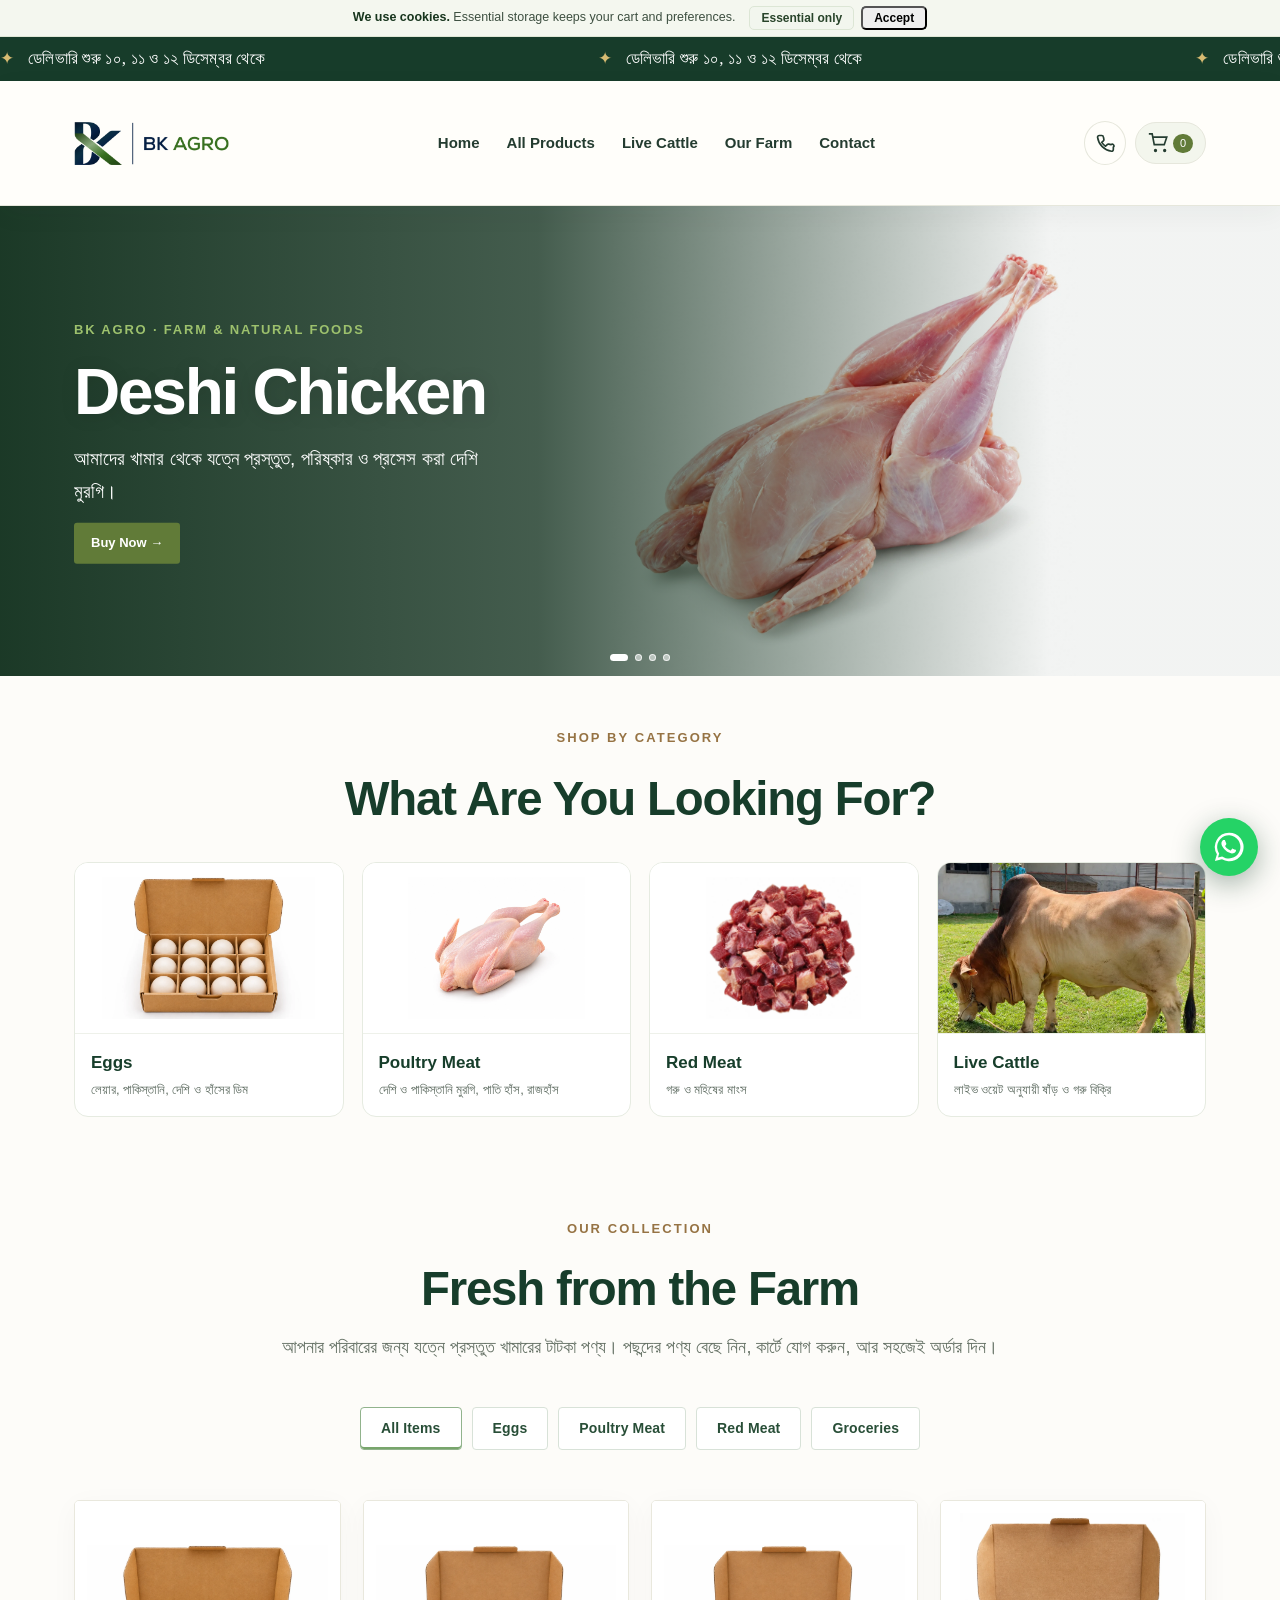
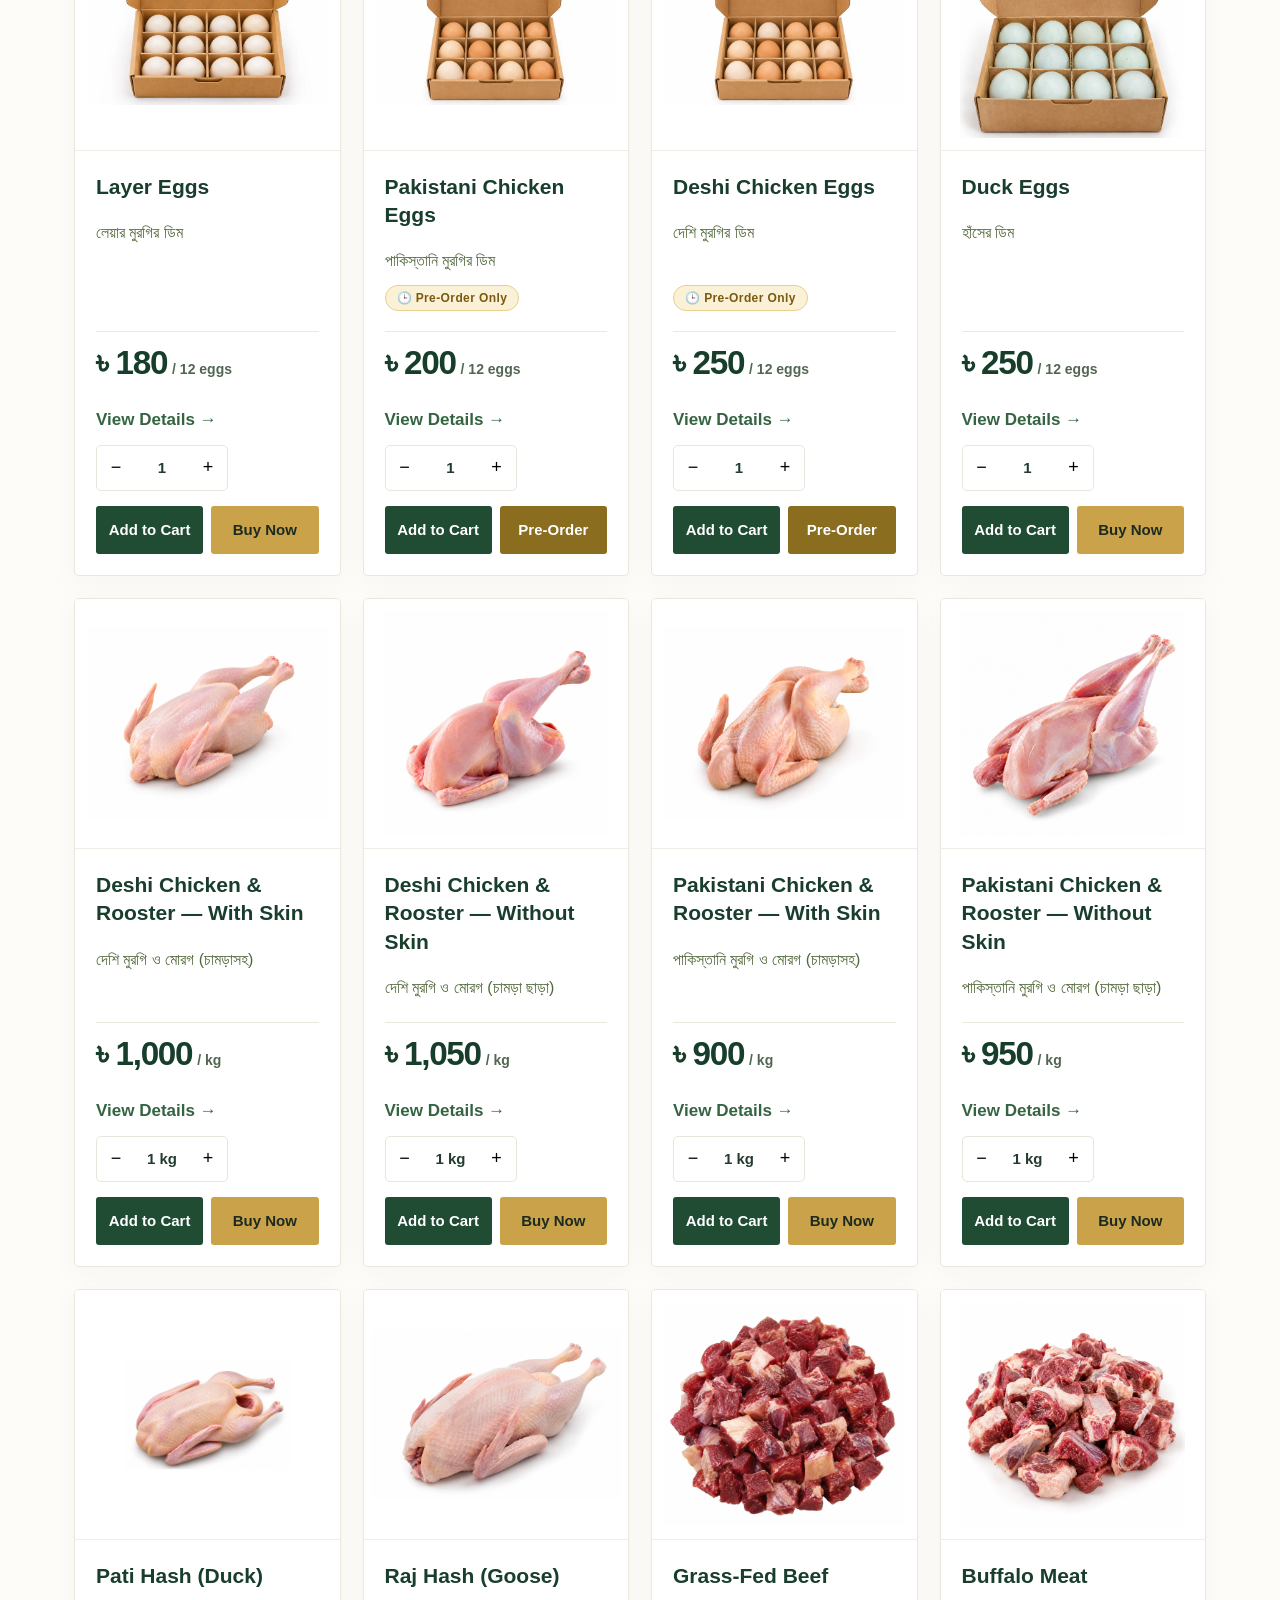
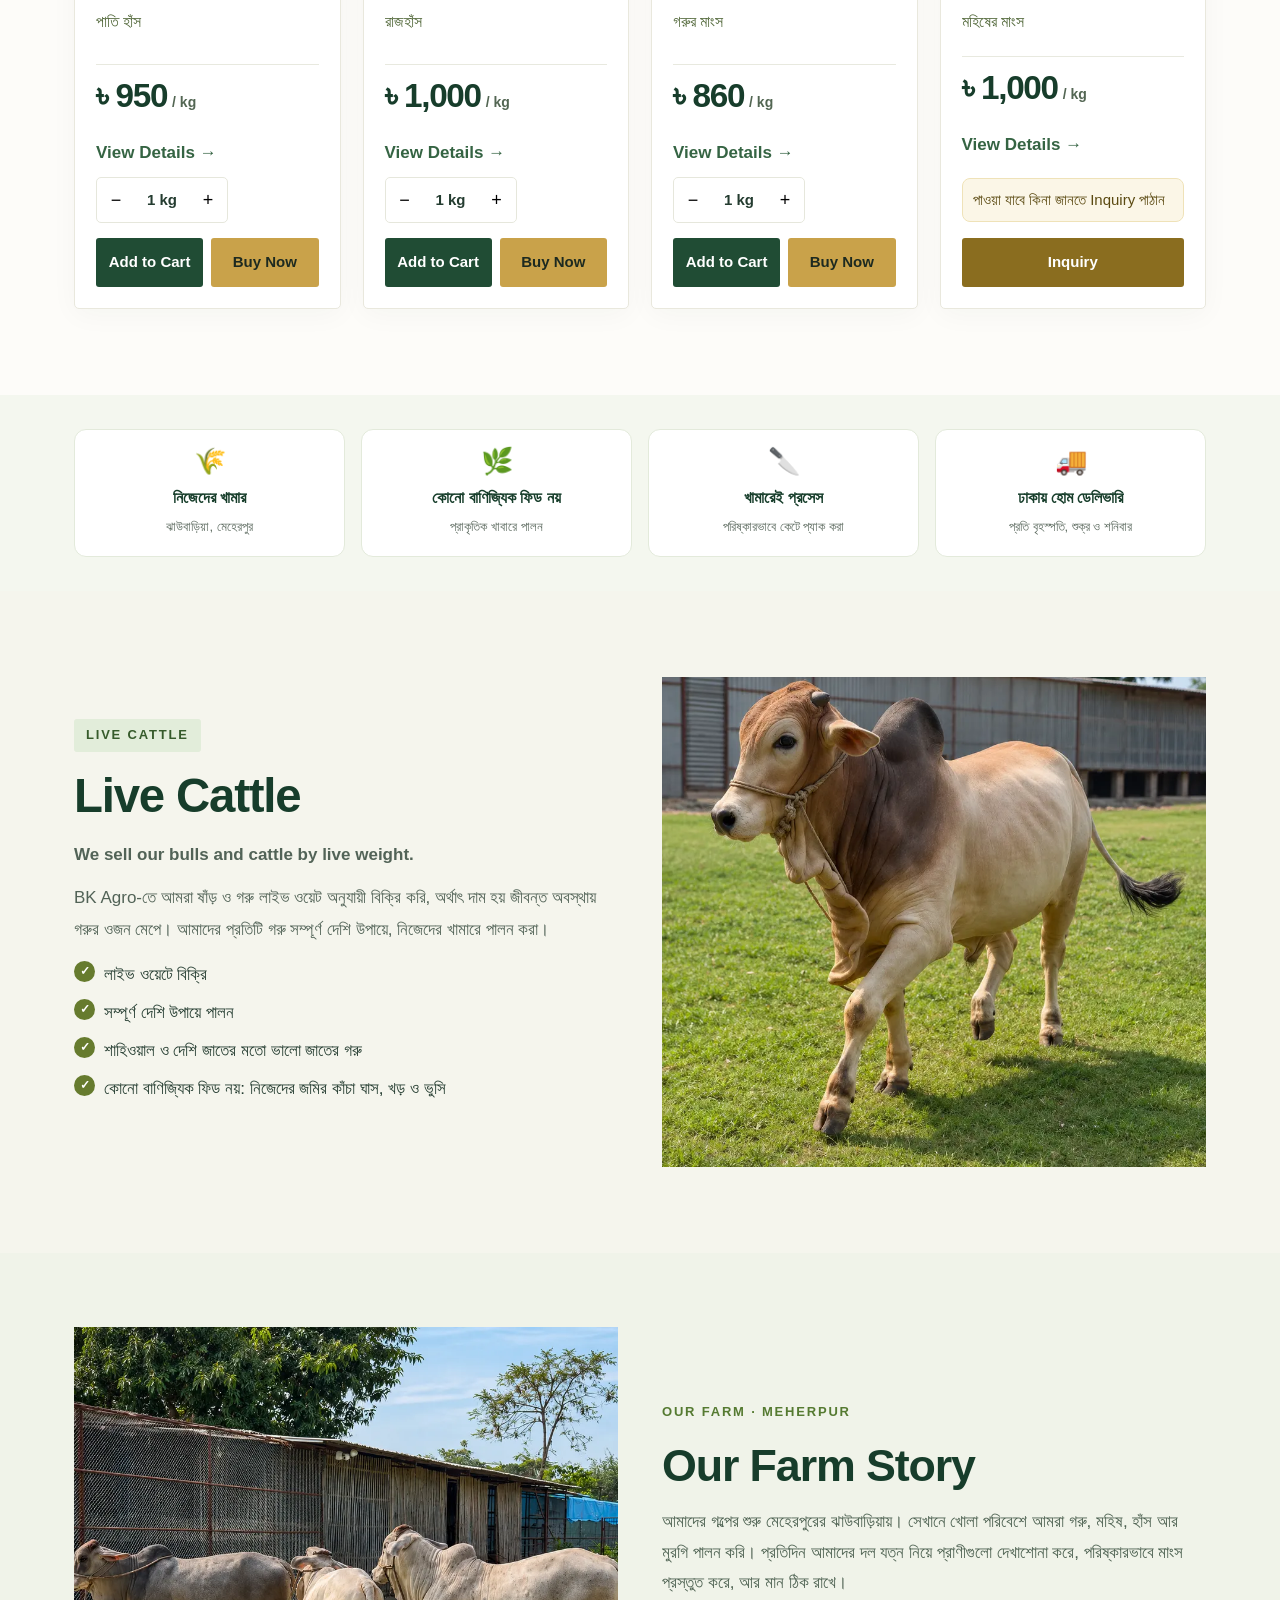
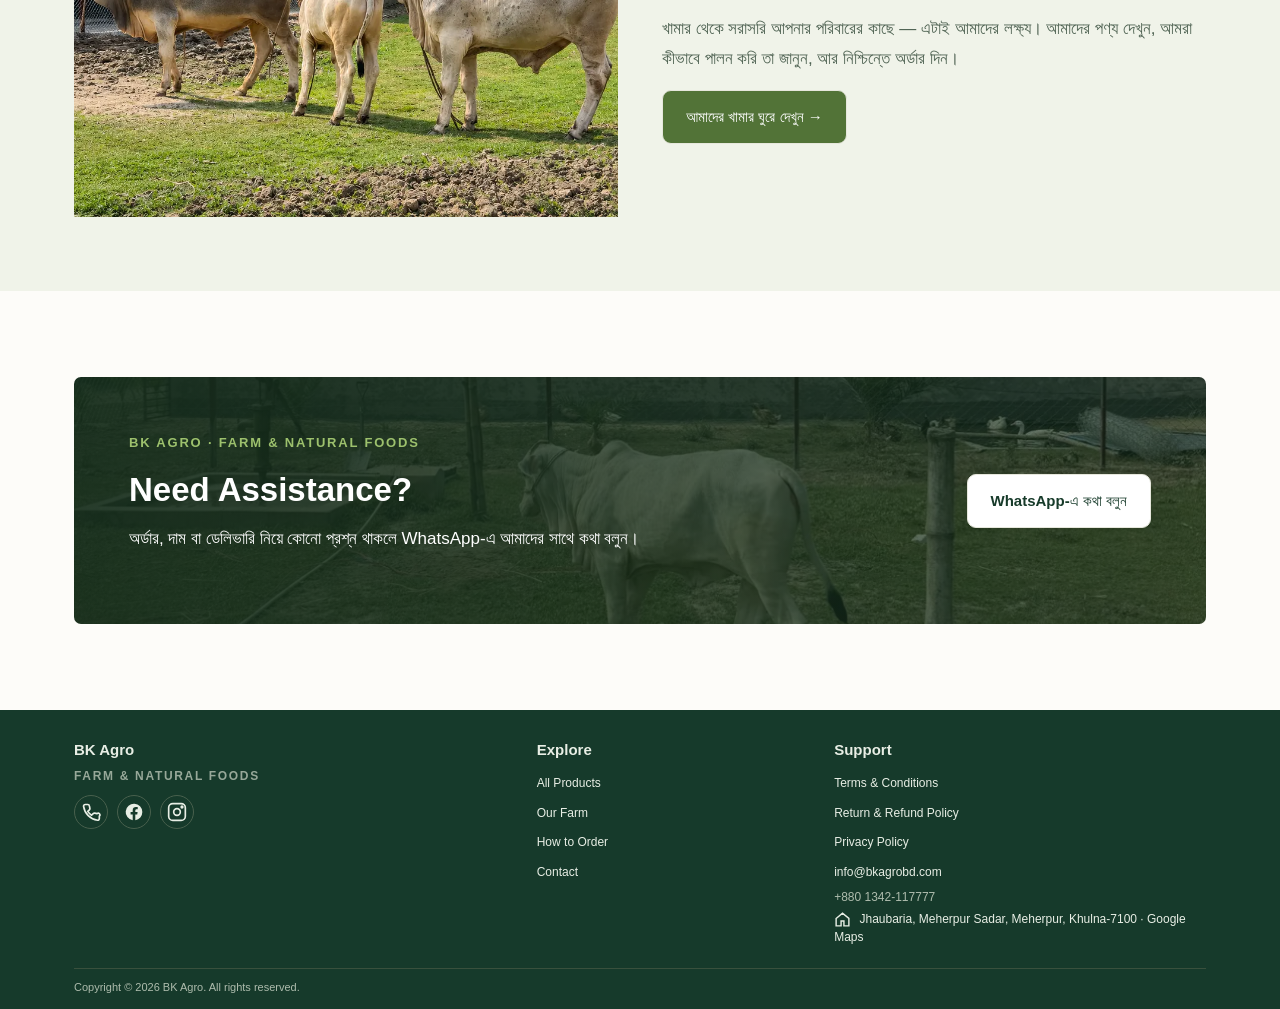
<file: index.html>
<!DOCTYPE html>

<html lang="en"><head><meta charset="utf-8"/><meta content="width=device-width,initial-scale=1" name="viewport"/><meta content="#667b2e" name="theme-color"/><link rel="icon" type="image/png" sizes="64x64" href="bk-agro-favicon.png"><link rel="icon" type="image/png" sizes="512x512" href="bk-agro-favicon-512.png"><link rel="apple-touch-icon" href="apple-touch-icon.png"><link href="assets/styles.css" rel="stylesheet"/><title>BK Agro | Deshi Eggs, Deshi Chicken &amp; Beef Delivery in Dhaka</title><meta name="description" content="BK Agro: মেহেরপুরের নিজেদের খামার থেকে দেশি মুরগির ডিম, দেশি মুরগি, হাঁস, গরুর মাংস ও লাইভ গরু। Fresh farm food with home delivery in Dhaka."><meta name="robots" content="index, follow, max-image-preview:large"><link rel="canonical" href="https://bkagrobd.com/"><meta property="og:type" content="website"><meta property="og:site_name" content="BK Agro"><meta property="og:locale" content="bn_BD"><meta property="og:title" content="BK Agro | Deshi Eggs, Deshi Chicken &amp; Beef Delivery in Dhaka"><meta property="og:description" content="BK Agro: মেহেরপুরের নিজেদের খামার থেকে দেশি মুরগির ডিম, দেশি মুরগি, হাঁস, গরুর মাংস ও লাইভ গরু। Fresh farm food with home delivery in Dhaka."><meta property="og:url" content="https://bkagrobd.com/"><meta property="og:image" content="https://bkagrobd.com/og-bkagro-farm-fresh.jpg"><meta property="og:image:width" content="1200"><meta property="og:image:height" content="630"><meta property="og:image:alt" content="BK Agro farm fresh beef, eggs and duck"><meta name="twitter:card" content="summary_large_image"><meta name="twitter:title" content="BK Agro | Deshi Eggs, Deshi Chicken &amp; Beef Delivery in Dhaka"><meta name="twitter:description" content="BK Agro: মেহেরপুরের নিজেদের খামার থেকে দেশি মুরগির ডিম, দেশি মুরগি, হাঁস, গরুর মাংস ও লাইভ গরু। Fresh farm food with home delivery in Dhaka."><meta name="twitter:image" content="https://bkagrobd.com/og-bkagro-farm-fresh.jpg"><script type="application/ld+json">{"@context": "https://schema.org", "@graph": [{"@type": ["Organization", "LocalBusiness"], "@id": "https://bkagrobd.com/#business", "name": "BK Agro", "alternateName": "বিকে এগ্রো", "slogan": "Farm & Natural Foods", "url": "https://bkagrobd.com/", "logo": "https://bkagrobd.com/bk-agro-logo.png", "image": "https://bkagrobd.com/og-bkagro-farm-fresh.jpg", "telephone": "+8801342117777", "priceRange": "৳৳", "address": {"@type": "PostalAddress", "addressLocality": "Jhaubaria, Meherpur", "addressCountry": "BD"}, "areaServed": {"@type": "City", "name": "Dhaka"}, "sameAs": ["https://www.facebook.com/BKAgroBD", "https://www.instagram.com/bkagrobd/"], "contactPoint": {"@type": "ContactPoint", "telephone": "+8801342117777", "contactType": "customer service", "availableLanguage": ["bn", "en"]}}, {"@type": "WebSite", "@id": "https://bkagrobd.com/#website", "url": "https://bkagrobd.com/", "name": "BK Agro", "inLanguage": ["bn", "en"], "publisher": {"@id": "https://bkagrobd.com/#business"}}]}</script></head><body><div id="header"></div><section class="hero"><div class="slide"><img alt="দেশি মুরগি" src="images/chicken-skin-off-v4.webp"/><div class="slidecopy"><div class="eyebrow">BK AGRO · FARM &amp; NATURAL FOODS</div><h1>Deshi Chicken</h1><p>আমাদের খামার থেকে যত্নে প্রস্তুত, পরিষ্কার ও প্রসেস করা দেশি মুরগি।</p><a class="btn" href="product.html?id=deshi-skinless">Buy Now →</a></div></div><div class="slide"><img alt="গরুর মাংস" src="images/beef-curry-cut.webp"/><div class="slidecopy"><div class="eyebrow">FARM &amp; NATURAL FOODS</div><h2 class="slide-title">Farm Fresh Beef</h2><p>নিজেদের খামারে কাঁচা ঘাস খেয়ে বড় হওয়া গরুর টাটকা মাংস।</p><a class="btn" href="product.html?id=beef">Buy Now →</a></div></div><div class="slide"><img alt="দেশি মুরগির ডিম" src="images/deshi-eggs-12.webp"/><div class="slidecopy"><div class="eyebrow">FRESH FROM THE FARM</div><h2 class="slide-title">Fresh Eggs</h2><p>খামার থেকে সংগ্রহ করা টাটকা ডিম, বাছাই করে বক্সে প্যাক করা।</p><a class="btn" href="#shop" data-filter-link="Eggs">Buy Now →</a></div></div><div class="slide"><img alt="হাঁসের মাংস" src="images/duck-meat-custom.webp"/><div class="slidecopy"><div class="eyebrow">RAISED WITH CARE</div><h2 class="slide-title">Pati Hash &amp; Raj Hash</h2><p>ধান আর ধানের কুঁড়া খেয়ে বড় হওয়া পাতি হাঁস ও রাজহাঁস।</p><a class="btn" href="#shop" data-filter-link="Birds">Buy Now →</a></div></div><div class="dots" id="dots"></div></section><section class="section cat-section" id="categories"><div class="wrap"><div class="sectionhead"><div class="eyebrow" style="color:var(--green)">SHOP BY CATEGORY</div><h2>What Are You Looking For?</h2></div><div class="cat-grid"><a class="cat-tile" href="#shop" data-filter-link="Eggs"><img src="images/layer-eggs-12.webp" alt="ডিম" loading="lazy"><span><strong>Eggs</strong><small>লেয়ার, পাকিস্তানি, দেশি ও হাঁসের ডিম</small></span></a><a class="cat-tile" href="#shop" data-filter-link="Birds"><img src="images/deshi-with-skin.webp" alt="মুরগি ও হাঁস" loading="lazy"><span><strong>Poultry Meat</strong><small>দেশি ও পাকিস্তানি মুরগি, পাতি হাঁস, রাজহাঁস</small></span></a><a class="cat-tile" href="#shop" data-filter-link="Red Meat"><img src="images/beef-new.webp" alt="গরু ও মহিষের মাংস" loading="lazy"><span><strong>Red Meat</strong><small>গরু ও মহিষের মাংস</small></span></a><a class="cat-tile cat-photo" href="#live"><img src="images/farm-cattle-10.webp" alt="BK Agro খামারের ষাঁড়" loading="lazy"><span><strong>Live Cattle</strong><small>লাইভ ওয়েট অনুযায়ী ষাঁড় ও গরু বিক্রি</small></span></a></div></div></section><section class="section" id="shop"><div class="wrap"><div class="sectionhead"><div class="eyebrow" style="color:var(--green)">OUR COLLECTION</div><h2>Fresh from the Farm</h2><p>আপনার পরিবারের জন্য যত্নে প্রস্তুত খামারের টাটকা পণ্য। পছন্দের পণ্য বেছে নিন, কার্টে যোগ করুন, আর সহজেই অর্ডার দিন।</p></div><div class="filters"><button class="filter active" data-filter="all" type="button">All Items</button><button class="filter" data-filter="Eggs" type="button">Eggs</button><button class="filter" data-filter="Birds" type="button">Poultry Meat</button><button class="filter" data-filter="Red Meat" type="button">Red Meat</button><button class="filter" data-filter="Groceries" type="button">Groceries</button></div><div class="products" id="productgrid"></div></div></section><section class="section trust-section"><div class="wrap"><div class="trust-grid"><div class="trust-item"><span class="trust-ic">🌾</span><strong>নিজেদের খামার</strong><small>ঝাউবাড়িয়া, মেহেরপুর</small></div><div class="trust-item"><span class="trust-ic">🌿</span><strong>কোনো বাণিজ্যিক ফিড নয়</strong><small>প্রাকৃতিক খাবারে পালন</small></div><div class="trust-item"><span class="trust-ic">🔪</span><strong>খামারেই প্রসেস</strong><small>পরিষ্কারভাবে কেটে প্যাক করা</small></div><div class="trust-item"><span class="trust-ic">🚚</span><strong>ঢাকায় হোম ডেলিভারি</strong><small>প্রতি বৃহস্পতি, শুক্র ও শনিবার</small></div></div></div></section><section class="section soft" id="live"><div class="wrap split live-split"><div><div class="eyebrow" style="color:var(--green)">LIVE CATTLE</div><h2>Live Cattle</h2><p class="live-lead">We sell our bulls and cattle by live weight.</p><p>BK Agro-তে আমরা ষাঁড় ও গরু লাইভ ওয়েট অনুযায়ী বিক্রি করি, অর্থাৎ দাম হয় জীবন্ত অবস্থায় গরুর ওজন মেপে। আমাদের প্রতিটি গরু সম্পূর্ণ দেশি উপায়ে, নিজেদের খামারে পালন করা।</p><ul class="live-points"><li>লাইভ ওয়েটে বিক্রি</li><li>সম্পূর্ণ দেশি উপায়ে পালন</li><li>শাহিওয়াল ও দেশি জাতের মতো ভালো জাতের গরু</li><li>কোনো বাণিজ্যিক ফিড নয়: নিজেদের জমির কাঁচা ঘাস, খড় ও ভুসি</li></ul></div><img alt="BK Agro খামারে সামনে দৌড়ে আসছে আমাদের ষাঁড়" src="images/farm-cattle-01.webp" loading="lazy"/></div></section><section class="section farm-story-split" id="our-story"><div class="wrap farm-story-grid"><div aria-label="BK Agro farm and cattle in Meherpur" class="farm-story-photo" role="img"></div><div class="farm-story-copy"><div class="eyebrow">OUR FARM · MEHERPUR</div><h2>Our Farm Story</h2><p>আমাদের গল্পের শুরু মেহেরপুরের ঝাউবাড়িয়ায়। সেখানে খোলা পরিবেশে আমরা গরু, মহিষ, হাঁস আর মুরগি পালন করি। প্রতিদিন আমাদের দল যত্ন নিয়ে প্রাণীগুলো দেখাশোনা করে, পরিষ্কারভাবে মাংস প্রস্তুত করে, আর মান ঠিক রাখে।</p><p>খামার থেকে সরাসরি আপনার পরিবারের কাছে — এটাই আমাদের লক্ষ্য। আমাদের পণ্য দেখুন, আমরা কীভাবে পালন করি তা জানুন, আর নিশ্চিন্তে অর্ডার দিন।</p><a class="btn outline" href="about.html">আমাদের খামার ঘুরে দেখুন →</a></div></div></section><section class="section"><div class="wrap"><div class="banner"><div><div class="eyebrow">BK AGRO · FARM &amp; NATURAL FOODS</div><h2>Need Assistance?</h2><p>অর্ডার, দাম বা ডেলিভারি নিয়ে কোনো প্রশ্ন থাকলে WhatsApp-এ আমাদের সাথে কথা বলুন।</p></div><a class="btn outline" href="https://wa.me/8801342117777">WhatsApp-এ কথা বলুন</a></div></div></section><div id="footer"></div><script src="assets/site.js"></script><script src="assets/products.js"></script><script src="assets/app.js"></script><script src="assets/inquiry.js"></script></body></html>
</file>
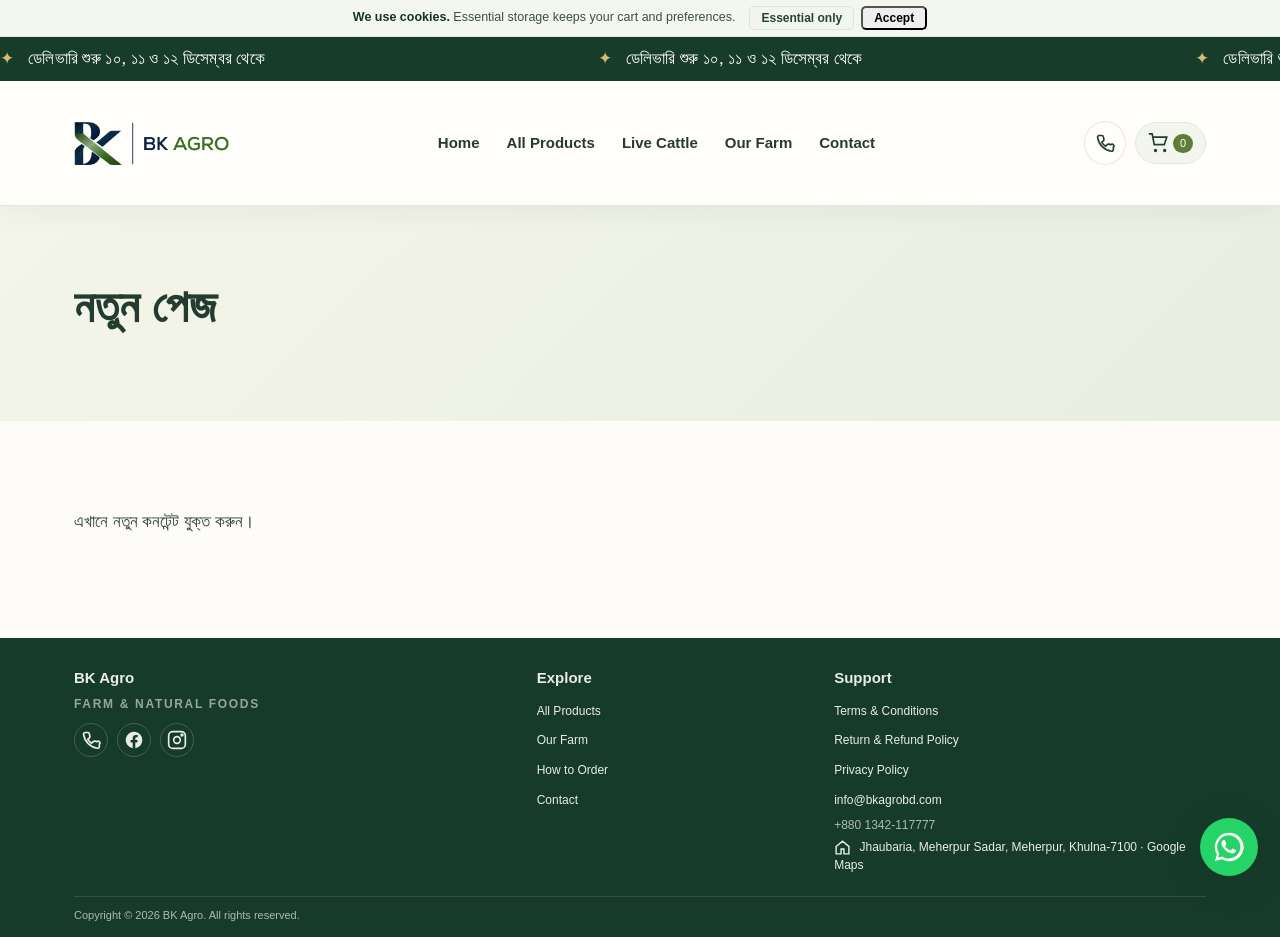
<file: _template.html>
<!doctype html><html lang="bn"><head><meta charset="utf-8"><meta name="viewport" content="width=device-width,initial-scale=1"><meta name="theme-color" content="#667b2e"><link rel="icon" type="image/png" sizes="64x64" href="bk-agro-favicon.png"><link rel="icon" type="image/png" sizes="512x512" href="bk-agro-favicon-512.png"><link rel="apple-touch-icon" href="apple-touch-icon.png"><link rel="stylesheet" href="assets/styles.css"><title>নতুন পেজ | BK Agro</title><meta name="description" content="BK Agro, মেহেরপুরের খামার থেকে মাংস, ডিম, হাঁস-মুরগি এবং লাইভ গরুর তথ্য ও অর্ডার।"></head><body><div id="header"></div><section class="pagehero"><div class="wrap"><h1>নতুন পেজ</h1></div></section><section class="section"><div class="wrap"><p>এখানে নতুন কনটেন্ট যুক্ত করুন।</p></div></section><div id="footer"></div><script src="assets/site.js"></script><script src="assets/products.js"></script><script src="assets/app.js"></script></body></html>
</file>
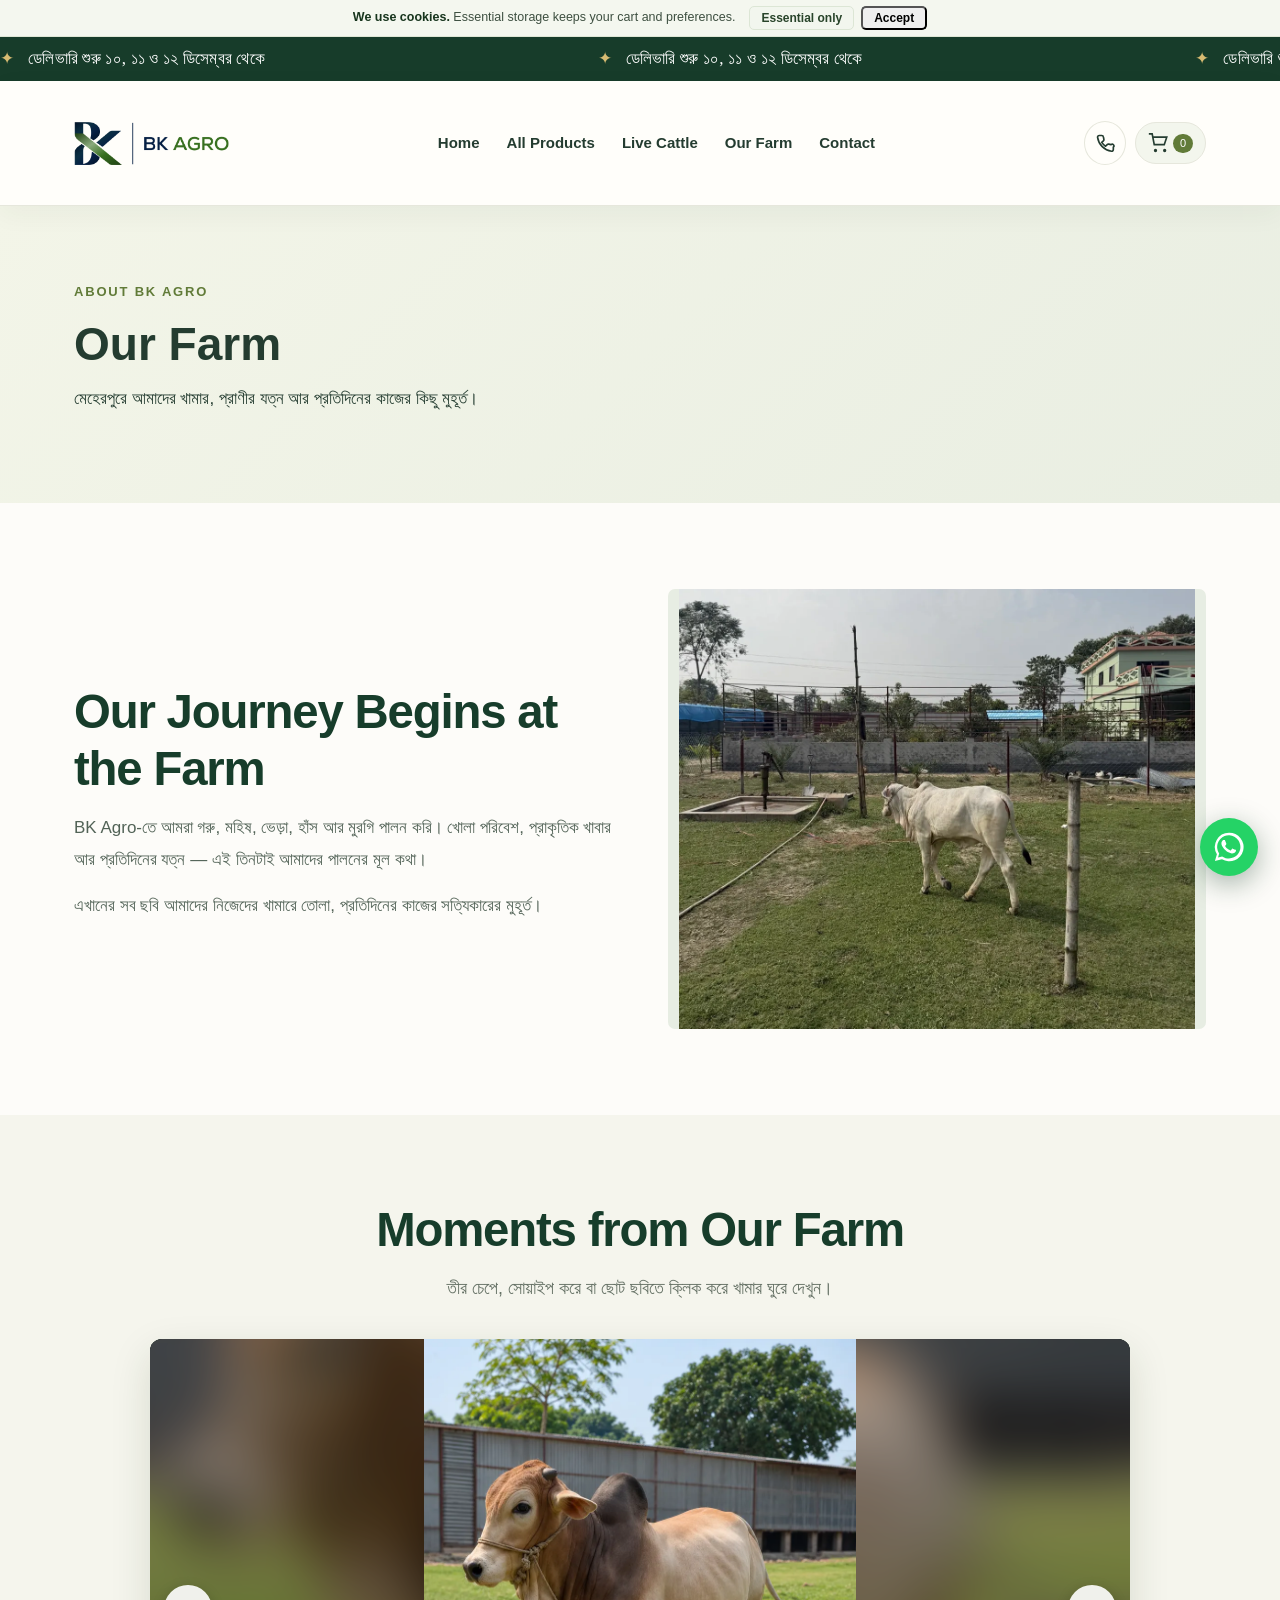
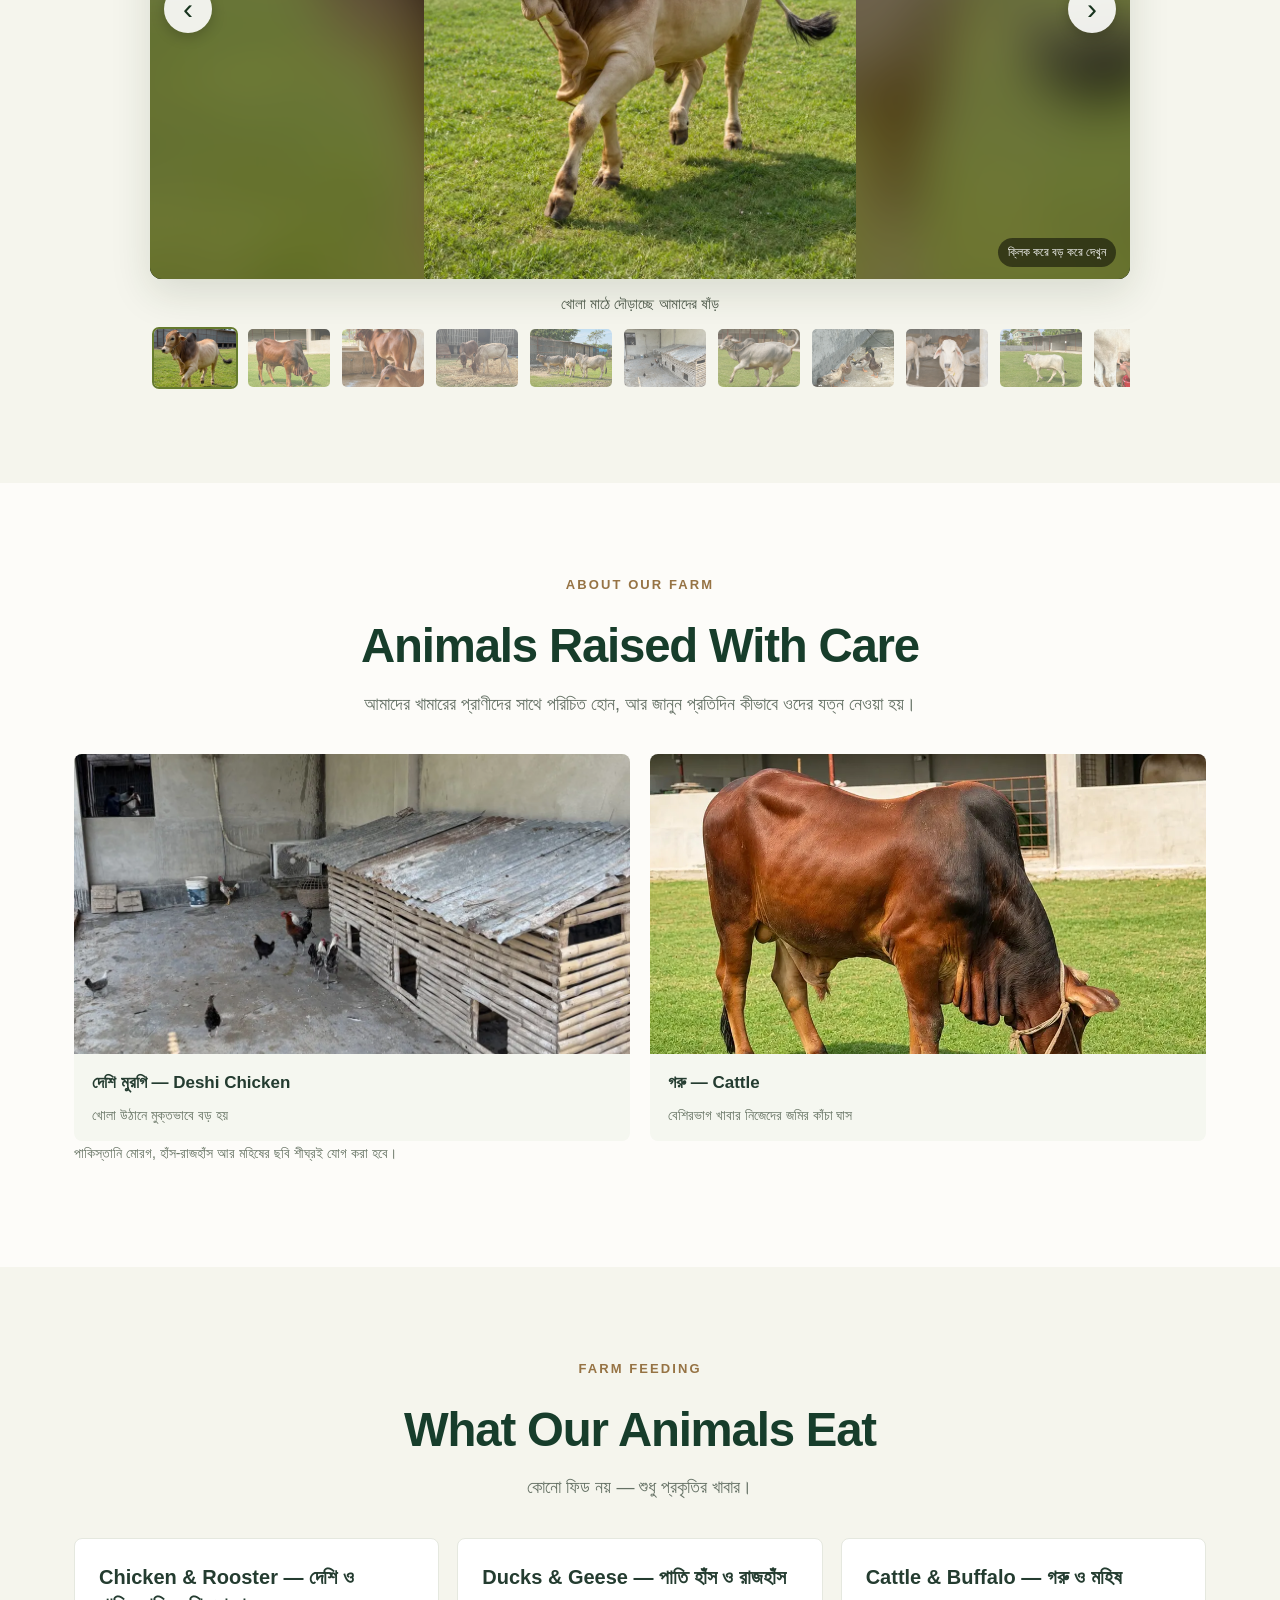
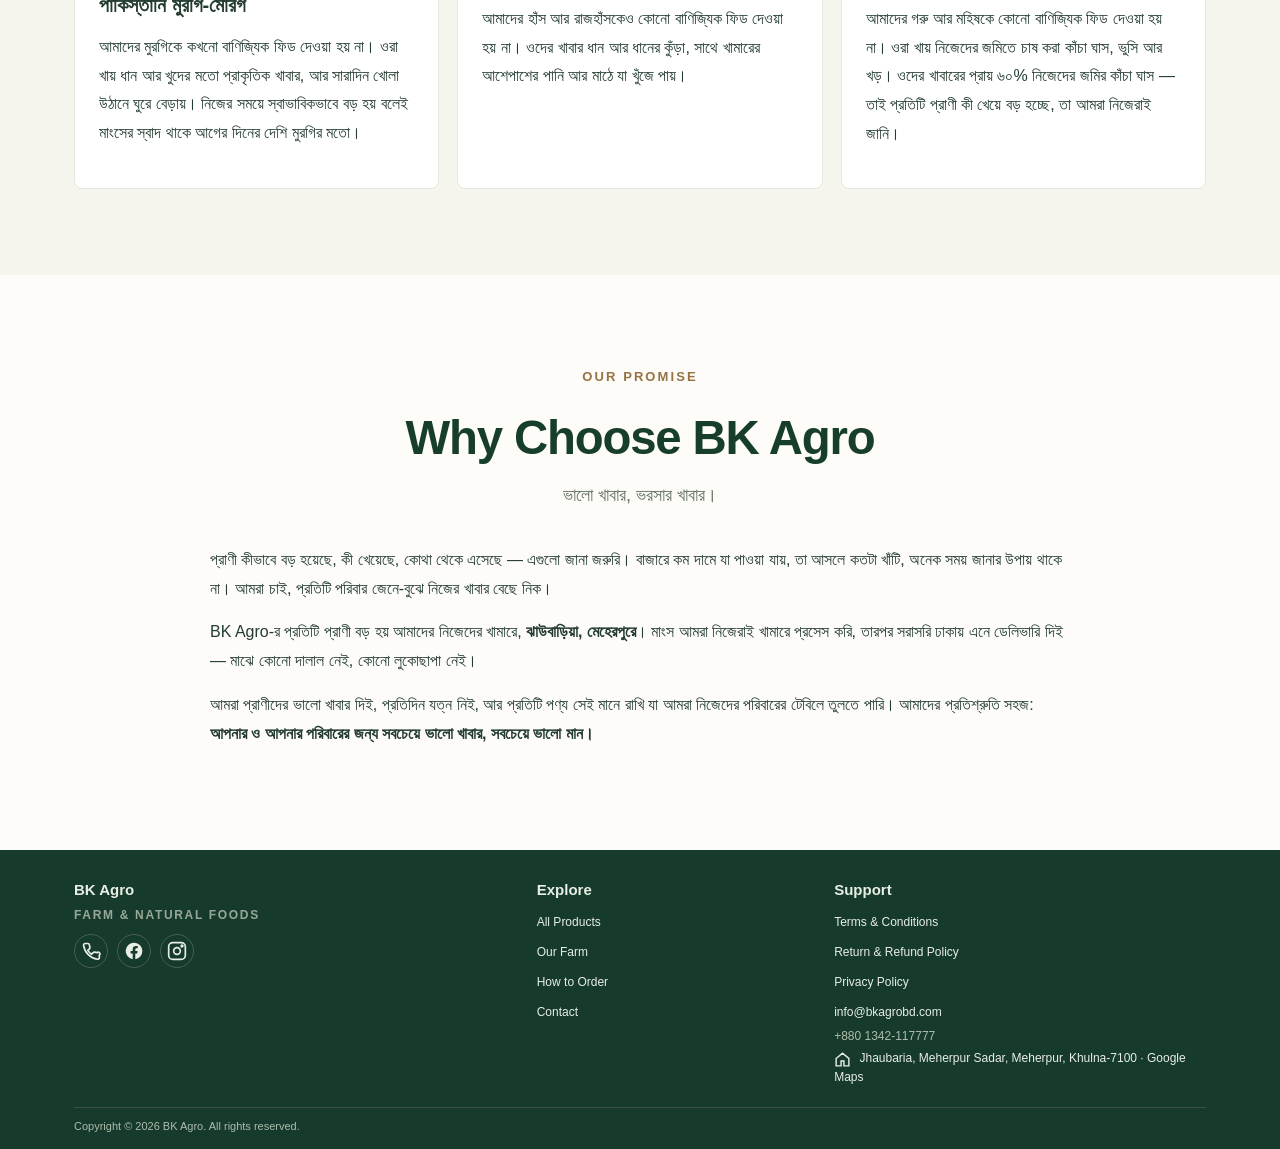
<file: about.html>
<!DOCTYPE html>

<html lang="en"><head><meta charset="utf-8"/><meta content="width=device-width,initial-scale=1" name="viewport"/><meta content="#667b2e" name="theme-color"/><link rel="icon" type="image/png" sizes="64x64" href="bk-agro-favicon.png"><link rel="icon" type="image/png" sizes="512x512" href="bk-agro-favicon-512.png"><link rel="apple-touch-icon" href="apple-touch-icon.png"><link href="assets/styles.css" rel="stylesheet"/><title>Our Farm in Meherpur | BK Agro</title><meta name="description" content="মেহেরপুরের ঝাউবাড়িয়ায় BK Agro খামার। নিজেদের জমির ঘাস, খড় ও ভুসিতে পালিত গরু, খোলা পরিবেশে মুরগি ও হাঁস। See how we raise our animals."><meta name="robots" content="index, follow, max-image-preview:large"><link rel="canonical" href="https://bkagrobd.com/about.html"><meta property="og:type" content="website"><meta property="og:site_name" content="BK Agro"><meta property="og:locale" content="bn_BD"><meta property="og:title" content="Our Farm in Meherpur | BK Agro"><meta property="og:description" content="মেহেরপুরের ঝাউবাড়িয়ায় BK Agro খামার। নিজেদের জমির ঘাস, খড় ও ভুসিতে পালিত গরু, খোলা পরিবেশে মুরগি ও হাঁস। See how we raise our animals."><meta property="og:url" content="https://bkagrobd.com/about.html"><meta property="og:image" content="https://bkagrobd.com/og-bkagro-farm-fresh.jpg"><meta property="og:image:width" content="1200"><meta property="og:image:height" content="630"><meta property="og:image:alt" content="BK Agro farm fresh beef, eggs and duck"><meta name="twitter:card" content="summary_large_image"><meta name="twitter:title" content="Our Farm in Meherpur | BK Agro"><meta name="twitter:description" content="মেহেরপুরের ঝাউবাড়িয়ায় BK Agro খামার। নিজেদের জমির ঘাস, খড় ও ভুসিতে পালিত গরু, খোলা পরিবেশে মুরগি ও হাঁস। See how we raise our animals."><meta name="twitter:image" content="https://bkagrobd.com/og-bkagro-farm-fresh.jpg"></head><body><div id="header"></div><section class="pagehero"><div class="wrap"><div class="eyebrow" style="color:var(--green)">ABOUT BK AGRO</div><h1>Our Farm</h1><p>মেহেরপুরে আমাদের খামার, প্রাণীর যত্ন আর প্রতিদিনের কাজের কিছু মুহূর্ত।</p></div></section><section class="section"><div class="wrap split"><div><h2>Our Journey Begins at the Farm</h2><p>BK Agro-তে আমরা গরু, মহিষ, ভেড়া, হাঁস আর মুরগি পালন করি। খোলা পরিবেশ, প্রাকৃতিক খাবার আর প্রতিদিনের যত্ন — এই তিনটাই আমাদের পালনের মূল কথা।</p><p>এখানের সব ছবি আমাদের নিজেদের খামারে তোলা, প্রতিদিনের কাজের সত্যিকারের মুহূর্ত।</p></div><img alt="BK Agro খামারের মাঠ" class="farm-photo-open" src="images/farm-open.webp" tabindex="0" title="Click to view full image"/></div></section><section class="section soft"><div class="wrap"><div class="sectionhead"><h2>Moments from Our Farm</h2><p>তীর চেপে, সোয়াইপ করে বা ছোট ছবিতে ক্লিক করে খামার ঘুরে দেখুন।</p></div><div class="bk-slider" aria-roledescription="carousel" aria-label="খামারের ছবি" tabindex="0"><div class="bk-viewport"><div class="bk-slides"><div class="bk-slide"><img src="images/farm-cattle-01.webp" alt="খোলা মাঠে দৌড়াচ্ছে আমাদের ষাঁড়" loading="lazy"></div><div class="bk-slide"><img src="images/cattle-bull-brown.webp" alt="খামারের মাঠে ঘাস খাচ্ছে আমাদের ষাঁড়" loading="lazy"></div><div class="bk-slide"><img src="images/farm-cattle-03.webp" alt="গোয়ালঘরে মা গরু ও বাছুর" loading="lazy"></div><div class="bk-slide"><img src="images/calves.webp" alt="খামারের বাছুর" loading="lazy"></div><div class="bk-slide"><img src="images/farm-cattle-07.webp" alt="মাঠে একসাথে গরুগুলো" loading="lazy"></div><div class="bk-slide"><img src="images/chicken-house.webp" alt="মুরগির ঘর" loading="lazy"></div><div class="bk-slide"><img src="images/farm-cattle-04.webp" alt="সবুজ মাঠে ষাঁড়" loading="lazy"></div><div class="bk-slide"><img src="images/ducks.webp" alt="আমাদের হাঁস" loading="lazy"></div><div class="bk-slide"><img src="images/farm-cattle-08.webp" alt="পরিষ্কার গোয়ালঘরে আমাদের গরু" loading="lazy"></div><div class="bk-slide"><img src="images/cattle-white-calf.webp" alt="সবুজ মাঠে সাদা বাছুর" loading="lazy"></div><div class="bk-slide"><img src="images/milking.webp" alt="দুধ দোহন" loading="lazy"></div><div class="bk-slide"><img src="images/farm-cattle-10.webp" alt="মাঠে ঘাস খাচ্ছে আমাদের গরু" loading="lazy"></div><div class="bk-slide"><img src="images/sheep-pair.webp" alt="ভেড়া" loading="lazy"></div><div class="bk-slide"><img src="images/farm-cattle-06.webp" alt="খোলা জায়গায় হাঁটাহাঁটি" loading="lazy"></div><div class="bk-slide"><img src="images/fresh-fodder.webp" alt="নিজেদের জমির কাঁচা ঘাস" loading="lazy"></div><div class="bk-slide"><img src="images/farm-cattle-09.webp" alt="গোয়ালঘরে বিশ্রামে গরু" loading="lazy"></div><div class="bk-slide"><img src="images/cattle-calves-yard.webp" alt="খামারের উঠানে বাছুরেরা" loading="lazy"></div><div class="bk-slide"><img src="images/peacocks.webp" alt="খামারের ময়ূর" loading="lazy"></div><div class="bk-slide"><img src="images/farm-cattle-02.webp" alt="মাঠে ষাঁড়" loading="lazy"></div><div class="bk-slide"><img src="images/nesting-hen.webp" alt="ডিমে তা দেওয়া মুরগি" loading="lazy"></div></div><button type="button" class="bk-prev" aria-label="আগের ছবি">‹</button><button type="button" class="bk-next" aria-label="পরের ছবি">›</button><span class="bk-zoom-hint">ক্লিক করে বড় করে দেখুন</span></div><p class="bk-caption" aria-live="polite"></p><div class="bk-thumbs"></div></div></div></section><section class="section about-extra"><div class="wrap"><div class="sectionhead"><div class="eyebrow">ABOUT OUR FARM</div><h2>Animals Raised With Care</h2><p>আমাদের খামারের প্রাণীদের সাথে পরিচিত হোন, আর জানুন প্রতিদিন কীভাবে ওদের যত্ন নেওয়া হয়।</p></div><div class="animal-gallery">
<figure><img alt="Chickens at BK Agro farm" src="images/chicken-house.webp"/><figcaption><strong>দেশি মুরগি — Deshi Chicken</strong><span>খোলা উঠানে মুক্তভাবে বড় হয়</span></figcaption></figure>
<figure><img alt="Cattle at BK Agro farm" src="images/cattle-bull-brown.webp"/><figcaption><strong>গরু — Cattle</strong><span>বেশিরভাগ খাবার নিজেদের জমির কাঁচা ঘাস</span></figcaption></figure>
</div><p class="photo-note">পাকিস্তানি মোরগ, হাঁস-রাজহাঁস আর মহিষের ছবি শীঘ্রই যোগ করা হবে।</p></div></section>
<section class="section soft"><div class="wrap"><div class="sectionhead"><div class="eyebrow">FARM FEEDING</div><h2>What Our Animals Eat</h2><p lang="bn">কোনো ফিড নয় — শুধু প্রকৃতির খাবার।</p></div><div class="feed-grid"><article><h3>Chicken & Rooster — দেশি ও পাকিস্তানি মুরগি-মোরগ</h3><p>আমাদের মুরগিকে কখনো বাণিজ্যিক ফিড দেওয়া হয় না। ওরা খায় ধান আর খুদের মতো প্রাকৃতিক খাবার, আর সারাদিন খোলা উঠানে ঘুরে বেড়ায়। নিজের সময়ে স্বাভাবিকভাবে বড় হয় বলেই মাংসের স্বাদ থাকে আগের দিনের দেশি মুরগির মতো।</p></article><article><h3>Ducks &amp; Geese — পাতি হাঁস ও রাজহাঁস</h3><p>আমাদের হাঁস আর রাজহাঁসকেও কোনো বাণিজ্যিক ফিড দেওয়া হয় না। ওদের খাবার ধান আর ধানের কুঁড়া, সাথে খামারের আশেপাশের পানি আর মাঠে যা খুঁজে পায়।</p></article><article><h3>Cattle &amp; Buffalo — গরু ও মহিষ</h3><p>আমাদের গরু আর মহিষকে কোনো বাণিজ্যিক ফিড দেওয়া হয় না। ওরা খায় নিজেদের জমিতে চাষ করা কাঁচা ঘাস, ভুসি আর খড়। ওদের খাবারের প্রায় ৬০% নিজেদের জমির কাঁচা ঘাস — তাই প্রতিটি প্রাণী কী খেয়ে বড় হচ্ছে, তা আমরা নিজেরাই জানি।</p></article></div></div></section>
<section class="section"><div class="wrap"><div class="sectionhead"><div class="eyebrow">OUR PROMISE</div><h2>Why Choose BK Agro</h2><p lang="bn">ভালো খাবার, ভরসার খাবার।</p></div><div class="trust-copy"><p>প্রাণী কীভাবে বড় হয়েছে, কী খেয়েছে, কোথা থেকে এসেছে — এগুলো জানা জরুরি। বাজারে কম দামে যা পাওয়া যায়, তা আসলে কতটা খাঁটি, অনেক সময় জানার উপায় থাকে না। আমরা চাই, প্রতিটি পরিবার জেনে-বুঝে নিজের খাবার বেছে নিক।</p><p>BK Agro-র প্রতিটি প্রাণী বড় হয় আমাদের নিজেদের খামারে, <strong>ঝাউবাড়িয়া, মেহেরপুরে</strong>। মাংস আমরা নিজেরাই খামারে প্রসেস করি, তারপর সরাসরি ঢাকায় এনে ডেলিভারি দিই — মাঝে কোনো দালাল নেই, কোনো লুকোছাপা নেই।</p><p>আমরা প্রাণীদের ভালো খাবার দিই, প্রতিদিন যত্ন নিই, আর প্রতিটি পণ্য সেই মানে রাখি যা আমরা নিজেদের পরিবারের টেবিলে তুলতে পারি। আমাদের প্রতিশ্রুতি সহজ: <strong>আপনার ও আপনার পরিবারের জন্য সবচেয়ে ভালো খাবার, সবচেয়ে ভালো মান।</strong></p></div></div></section><div id="footer"></div><script src="assets/site.js"></script><script src="assets/products.js"></script><script src="assets/app.js"></script><script src="assets/slider.js"></script><script>document.addEventListener('DOMContentLoaded',()=>{const box=document.createElement('div');box.className='farm-lightbox';box.innerHTML='<button type="button" aria-label="Close photo">×</button><img alt="Farm photo">';document.body.appendChild(box);const full=box.querySelector('img');function close(){box.classList.remove('open');document.body.style.overflow='';}function show(im){full.src=im.src;full.alt=im.alt||'Farm photo';box.classList.add('open');document.body.style.overflow='hidden';}document.querySelectorAll('.farm-photo-open').forEach(im=>{im.addEventListener('click',()=>show(im));im.addEventListener('keydown',e=>{if(e.key==='Enter'||e.key===' '){e.preventDefault();show(im)}})});box.querySelector('button').addEventListener('click',close);box.addEventListener('click',e=>{if(e.target===box)close()});document.addEventListener('keydown',e=>{if(e.key==='Escape')close()});});</script></body></html>
</file>
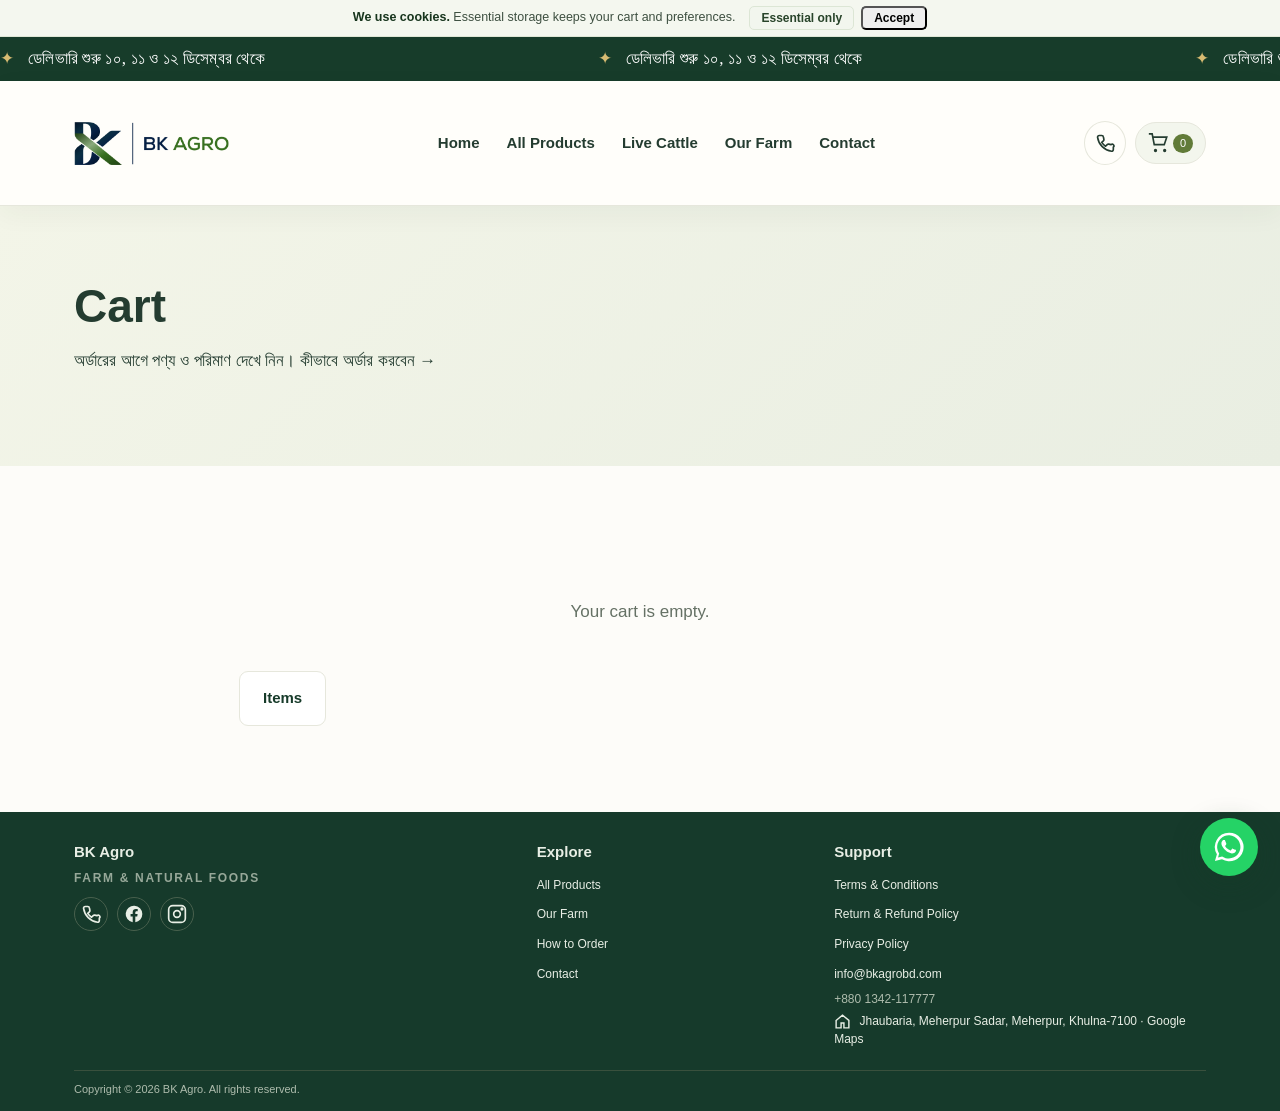
<file: cart.html>
<!DOCTYPE html>
<html lang="en"><head><meta charset="utf-8"/><meta content="width=device-width,initial-scale=1" name="viewport"/><meta content="#667b2e" name="theme-color"/><link rel="icon" type="image/png" sizes="64x64" href="bk-agro-favicon.png"><link rel="icon" type="image/png" sizes="512x512" href="bk-agro-favicon-512.png"><link rel="apple-touch-icon" href="apple-touch-icon.png"><link href="assets/styles.css" rel="stylesheet"/><title>Your Cart | BK Agro</title><meta name="description" content="BK Agro cart."><meta name="robots" content="noindex, nofollow"><meta property="og:type" content="website"><meta property="og:site_name" content="BK Agro"><meta property="og:locale" content="bn_BD"><meta property="og:title" content="Your Cart | BK Agro"><meta property="og:description" content="BK Agro cart."><meta property="og:url" content="https://bkagrobd.com/cart.html"><meta property="og:image" content="https://bkagrobd.com/og-bkagro-farm-fresh.jpg"><meta property="og:image:width" content="1200"><meta property="og:image:height" content="630"><meta property="og:image:alt" content="BK Agro farm fresh beef, eggs and duck"><meta name="twitter:card" content="summary_large_image"><meta name="twitter:title" content="Your Cart | BK Agro"><meta name="twitter:description" content="BK Agro cart."><meta name="twitter:image" content="https://bkagrobd.com/og-bkagro-farm-fresh.jpg"></head><body><div id="header"></div><section class="pagehero"><div class="wrap"><h1>Cart</h1><p>অর্ডারের আগে পণ্য ও পরিমাণ দেখে নিন। <a href="how-to-order.html">কীভাবে অর্ডার করবেন →</a></p></div></section><section class="section"><div class="wrap" style="max-width:850px"><div id="cartlist"></div><a class="btn" href="checkout.html" id="goCheckout">Checkout →</a> <a class="btn outline" href="products.html">Items</a></div></section><div id="footer"></div><script src="assets/site.js"></script><script src="assets/products.js"></script><script src="assets/app.js"></script></body></html>
</file>
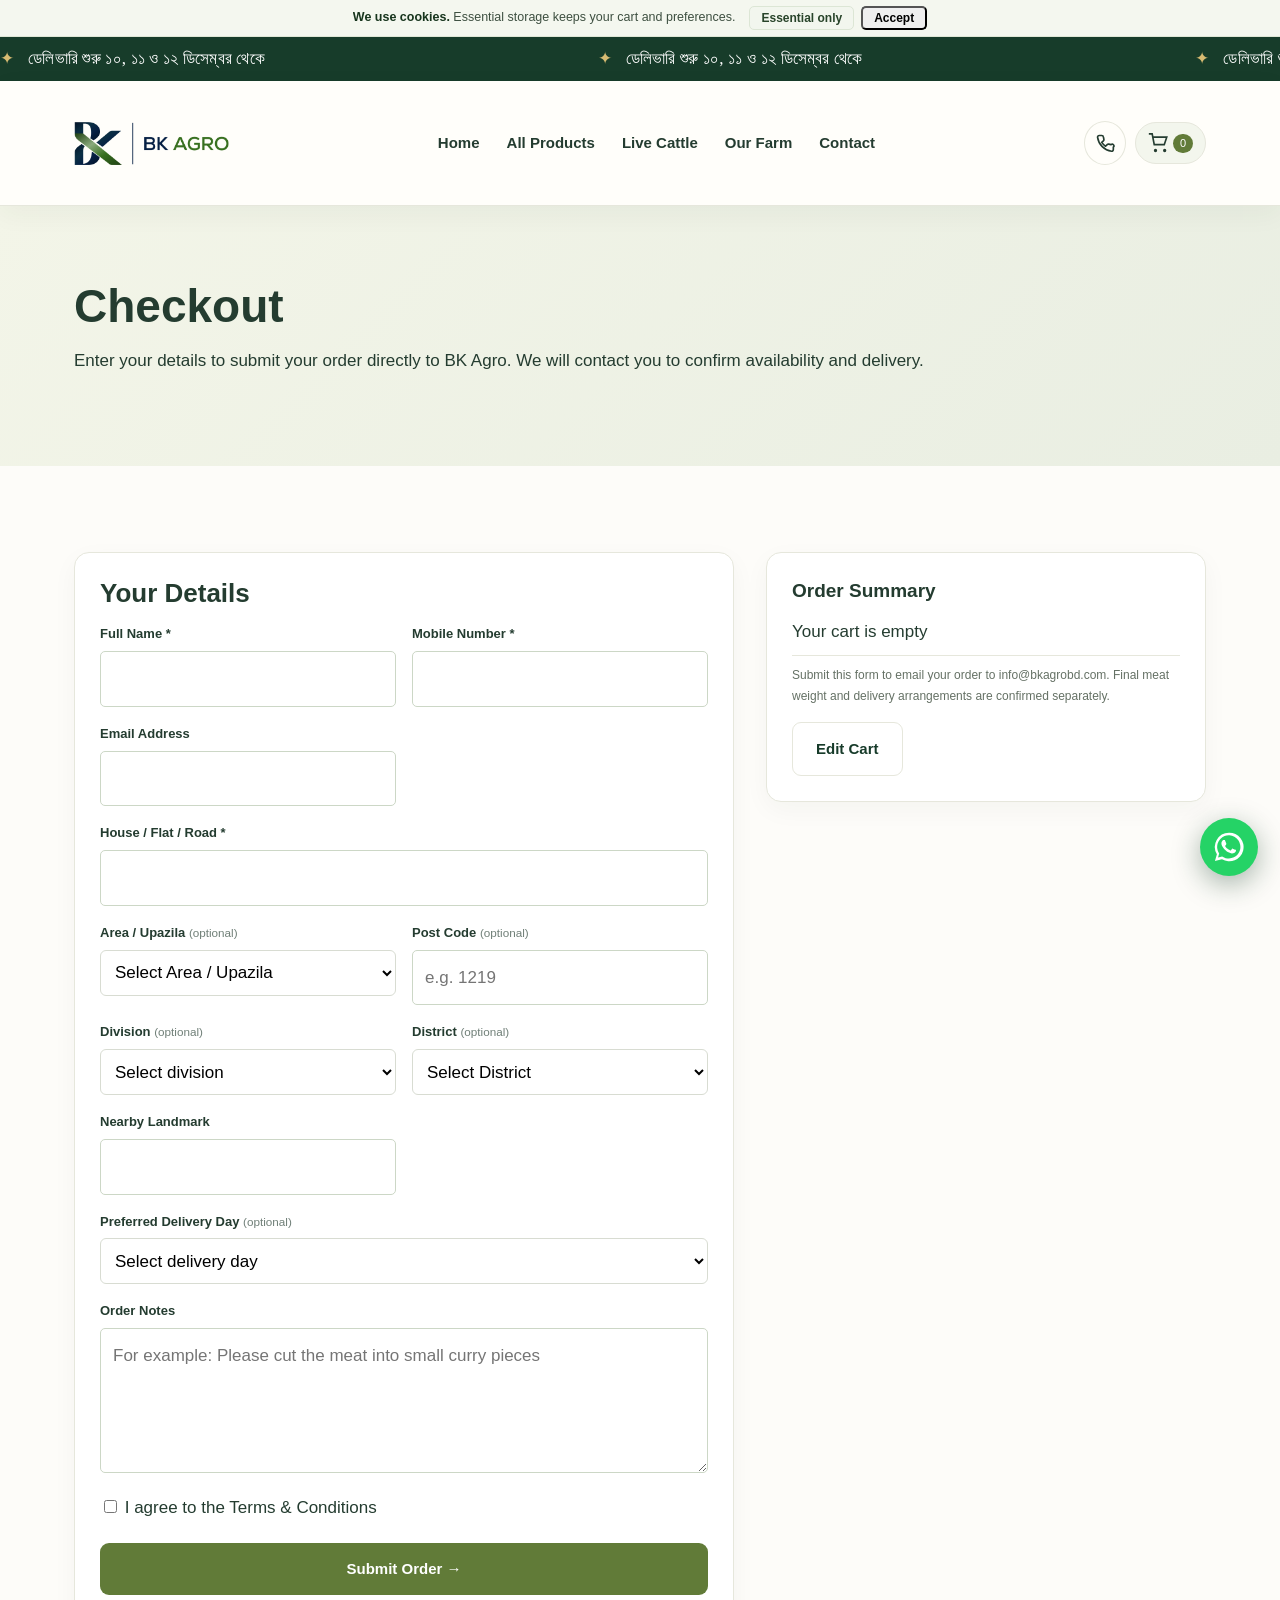
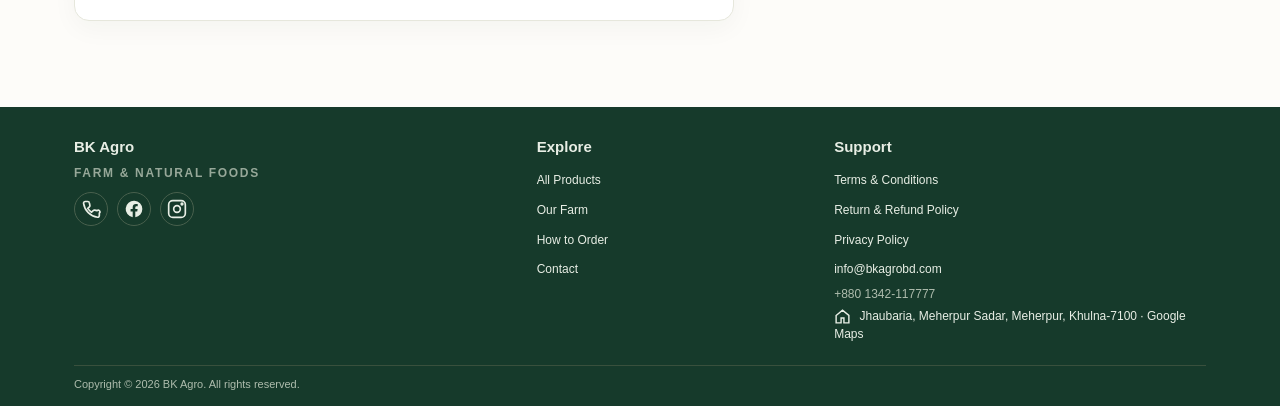
<file: checkout.html>
<!DOCTYPE html>

<html lang="en"><head><meta charset="utf-8"/><meta content="width=device-width,initial-scale=1" name="viewport"/><meta content="#667b2e" name="theme-color"/><link rel="icon" type="image/png" sizes="64x64" href="bk-agro-favicon.png"><link rel="icon" type="image/png" sizes="512x512" href="bk-agro-favicon-512.png"><link rel="apple-touch-icon" href="apple-touch-icon.png"><link href="assets/styles.css" rel="stylesheet"/><title>Checkout | BK Agro</title><meta name="description" content="BK Agro checkout."><meta name="robots" content="noindex, nofollow"><meta property="og:type" content="website"><meta property="og:site_name" content="BK Agro"><meta property="og:locale" content="bn_BD"><meta property="og:title" content="Checkout | BK Agro"><meta property="og:description" content="BK Agro checkout."><meta property="og:url" content="https://bkagrobd.com/checkout.html"><meta property="og:image" content="https://bkagrobd.com/og-bkagro-farm-fresh.jpg"><meta property="og:image:width" content="1200"><meta property="og:image:height" content="630"><meta property="og:image:alt" content="BK Agro farm fresh beef, eggs and duck"><meta name="twitter:card" content="summary_large_image"><meta name="twitter:title" content="Checkout | BK Agro"><meta name="twitter:description" content="BK Agro checkout."><meta name="twitter:image" content="https://bkagrobd.com/og-bkagro-farm-fresh.jpg"></head><body><div id="header"></div><section class="pagehero"><div class="wrap"><h1>Checkout</h1><p>Enter your details to submit your order directly to BK Agro. We will contact you to confirm availability and delivery.</p></div></section><section class="section"><div class="wrap checkoutlayout"><form class="panel" id="checkoutForm"><h2 style="font-size:26px">Your Details</h2><div class="formgrid"><div class="field"><label for="name">Full Name *</label><input id="name" name="name" required="" type="text"/></div><div class="field"><label for="mobile">Mobile Number *</label><input id="mobile" maxlength="11" name="mobile" pattern="01[0-9]{9}" required="" type="tel"/></div><div class="field"><label for="email">Email Address</label><input id="email" name="email" type="email"/></div><div class="field full"><label for="address">House / Flat / Road *</label><input id="address" name="address" required="" type="text"/></div><div class="field"><label for="area">Area / Upazila <span class="optional">(optional)</span></label><select id="area" name="area"><option value="">Select Area / Upazila</option></select></div><div class="field"><label for="postcode">Post Code <span class="optional">(optional)</span></label><input id="postcode" inputmode="numeric" maxlength="4" name="postcode" pattern="[0-9]{4}" placeholder="e.g. 1219"/></div><div class="field"><label for="division">Division <span class="optional">(optional)</span></label><select id="division" name="division"></select></div><div class="field"><label for="city">District <span class="optional">(optional)</span></label><select id="city" name="city"><option value="">Select District</option></select></div><div class="field"><label for="landmark">Nearby Landmark</label><input id="landmark" name="landmark" type="text"/></div><div class="field full"><label for="deliveryDate">Preferred Delivery Day <span class="optional">(optional)</span></label><select id="deliveryDate" name="deliveryDate"><option value="">Select delivery day</option><option value="Thursday">Thursday</option><option value="Friday">Friday</option><option value="Saturday">Saturday</option></select></div><div class="field full"><label for="special">Order Notes</label><textarea id="special" name="special" placeholder="For example: Please cut the meat into small curry pieces" rows="4"></textarea></div></div><div class="message" id="beefNote" style="display:none;margin:18px 0">All meat orders are prepared in curry-cut pieces. Mention any special requirements in Order Notes.</div><p style="margin:20px 0"><label><input name="agree" required="" type="checkbox"/> I agree to the <a href="terms.html">Terms &amp; Conditions</a></label></p><button class="btn" style="width:100%" type="submit">Submit Order →</button><p class="email-status" hidden="hidden" id="emailStatus"></p><input aria-hidden="true" autocomplete="off" name="website" style="position:absolute;left:-9999px" tabindex="-1" type="text"/></form><aside class="panel"><h3>Order Summary</h3><div id="summary"></div><hr style="border:0;border-top:1px solid var(--line)"/><p class="small">Submit this form to email your order to info@bkagrobd.com. Final meat weight and delivery arrangements are confirmed separately.</p><a class="btn outline" href="cart.html">Edit Cart</a></aside></div></section><div id="footer"></div><script src="assets/site.js"></script><script src="assets/products.js"></script><script src="assets/app.js"></script><script src="assets/locations.js"></script><script src="assets/locations-ui.js"></script></body></html>
</file>
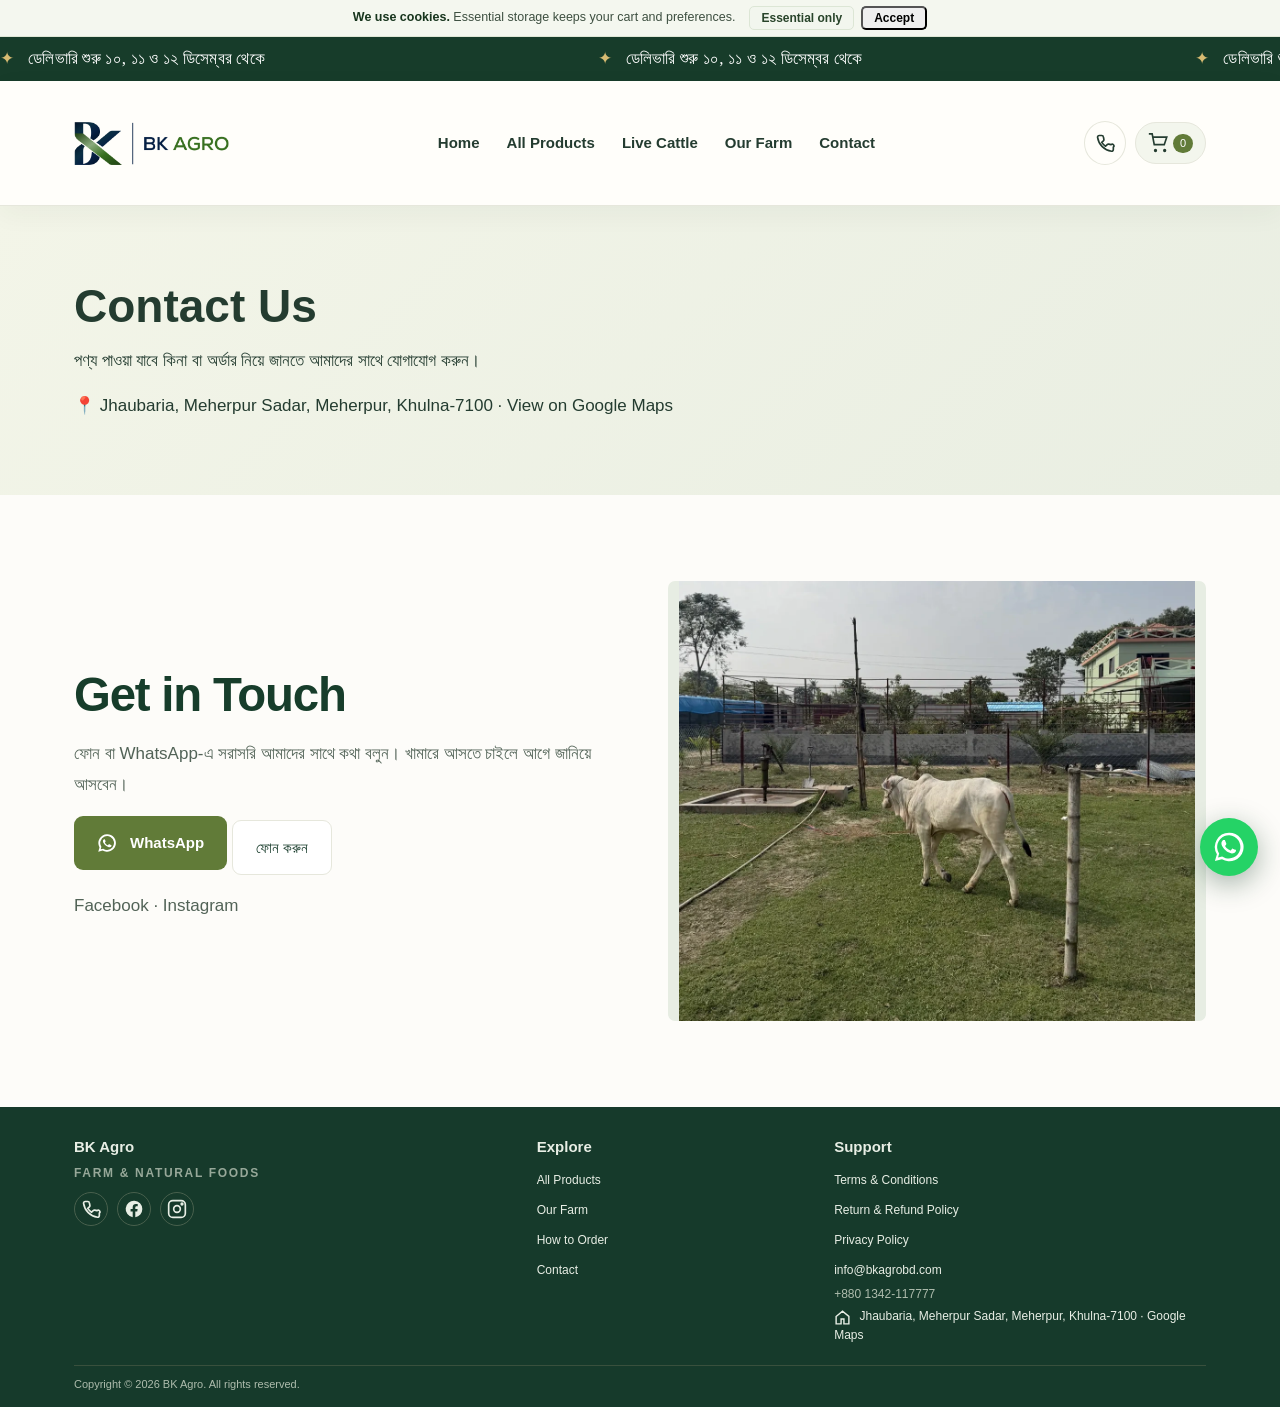
<file: contact.html>
<!DOCTYPE html>
<html lang="en"><head><meta charset="utf-8"/><meta content="width=device-width,initial-scale=1" name="viewport"/><meta content="#667b2e" name="theme-color"/><link rel="icon" type="image/png" sizes="64x64" href="bk-agro-favicon.png"><link rel="icon" type="image/png" sizes="512x512" href="bk-agro-favicon-512.png"><link rel="apple-touch-icon" href="apple-touch-icon.png"><link href="assets/styles.css" rel="stylesheet"/><title>Contact BK Agro | Call or WhatsApp 01342-117777</title><meta name="description" content="BK Agro-র সাথে যোগাযোগ করুন: ফোন বা WhatsApp 01342-117777। অর্ডার, ডেলিভারি বা লাইভ গরু সম্পর্কে জানতে মেসেজ দিন।"><meta name="robots" content="index, follow, max-image-preview:large"><link rel="canonical" href="https://bkagrobd.com/contact.html"><meta property="og:type" content="website"><meta property="og:site_name" content="BK Agro"><meta property="og:locale" content="bn_BD"><meta property="og:title" content="Contact BK Agro | Call or WhatsApp 01342-117777"><meta property="og:description" content="BK Agro-র সাথে যোগাযোগ করুন: ফোন বা WhatsApp 01342-117777। অর্ডার, ডেলিভারি বা লাইভ গরু সম্পর্কে জানতে মেসেজ দিন।"><meta property="og:url" content="https://bkagrobd.com/contact.html"><meta property="og:image" content="https://bkagrobd.com/og-bkagro-farm-fresh.jpg"><meta property="og:image:width" content="1200"><meta property="og:image:height" content="630"><meta property="og:image:alt" content="BK Agro farm fresh beef, eggs and duck"><meta name="twitter:card" content="summary_large_image"><meta name="twitter:title" content="Contact BK Agro | Call or WhatsApp 01342-117777"><meta name="twitter:description" content="BK Agro-র সাথে যোগাযোগ করুন: ফোন বা WhatsApp 01342-117777। অর্ডার, ডেলিভারি বা লাইভ গরু সম্পর্কে জানতে মেসেজ দিন।"><meta name="twitter:image" content="https://bkagrobd.com/og-bkagro-farm-fresh.jpg"></head><body><div id="header"></div><section class="pagehero"><div class="wrap"><h1>Contact Us</h1><p>পণ্য পাওয়া যাবে কিনা বা অর্ডার নিয়ে জানতে আমাদের সাথে যোগাযোগ করুন।</p><a href="https://share.google/g9g9R55w9zO2mrFkF" rel="noopener" target="_blank">📍 Jhaubaria, Meherpur Sadar, Meherpur, Khulna-7100 · View on Google Maps</a></div></section><section class="section"><div class="wrap split"><div><h2>Get in Touch</h2><p>ফোন বা WhatsApp-এ সরাসরি আমাদের সাথে কথা বলুন। খামারে আসতে চাইলে আগে জানিয়ে আসবেন।</p><p><a class="btn" href="https://wa.me/8801342117777"><svg class="wa-mini" viewBox="0 0 32 32" width="20" height="20" fill="currentColor" aria-hidden="true"><path d="M16 2a14 14 0 0 0-12 21l-2 7 7-2A14 14 0 1 0 16 2zm0 25a11 11 0 0 1-6-2l-4 1 1-4a11 11 0 1 1 9 5zm6-8c-.3-.2-2-1-2.4-1.1-.3-.1-.5-.1-.8.2l-1 1.2c-.2.2-.4.2-.7.1-2-.9-3.4-2.1-4.3-4-.2-.3 0-.5.1-.7l.8-1c.2-.2.2-.4.1-.7l-1-2.4c-.2-.5-.5-.5-.8-.5-2 0-2.5 1.7-2.5 3.2 0 3 4.3 7.6 8.6 9 1.6.5 3.6.6 4.6-.6.5-.7.8-1.6.7-1.8 0-.2-.2-.3-.5-.5z"/></svg> WhatsApp</a> <a class="btn outline" href="tel:+8801342117777">ফোন করুন</a></p><p><a href="https://www.facebook.com/BKAgroBD" target="_blank">Facebook</a> · <a href="https://www.instagram.com/bkagrobd/" target="_blank">Instagram</a></p></div><img alt="BK Agro খামার" src="images/farm-open.webp"/></div></section><div id="footer"></div><script src="assets/site.js"></script><script src="assets/products.js"></script><script src="assets/app.js"></script></body></html>
</file>
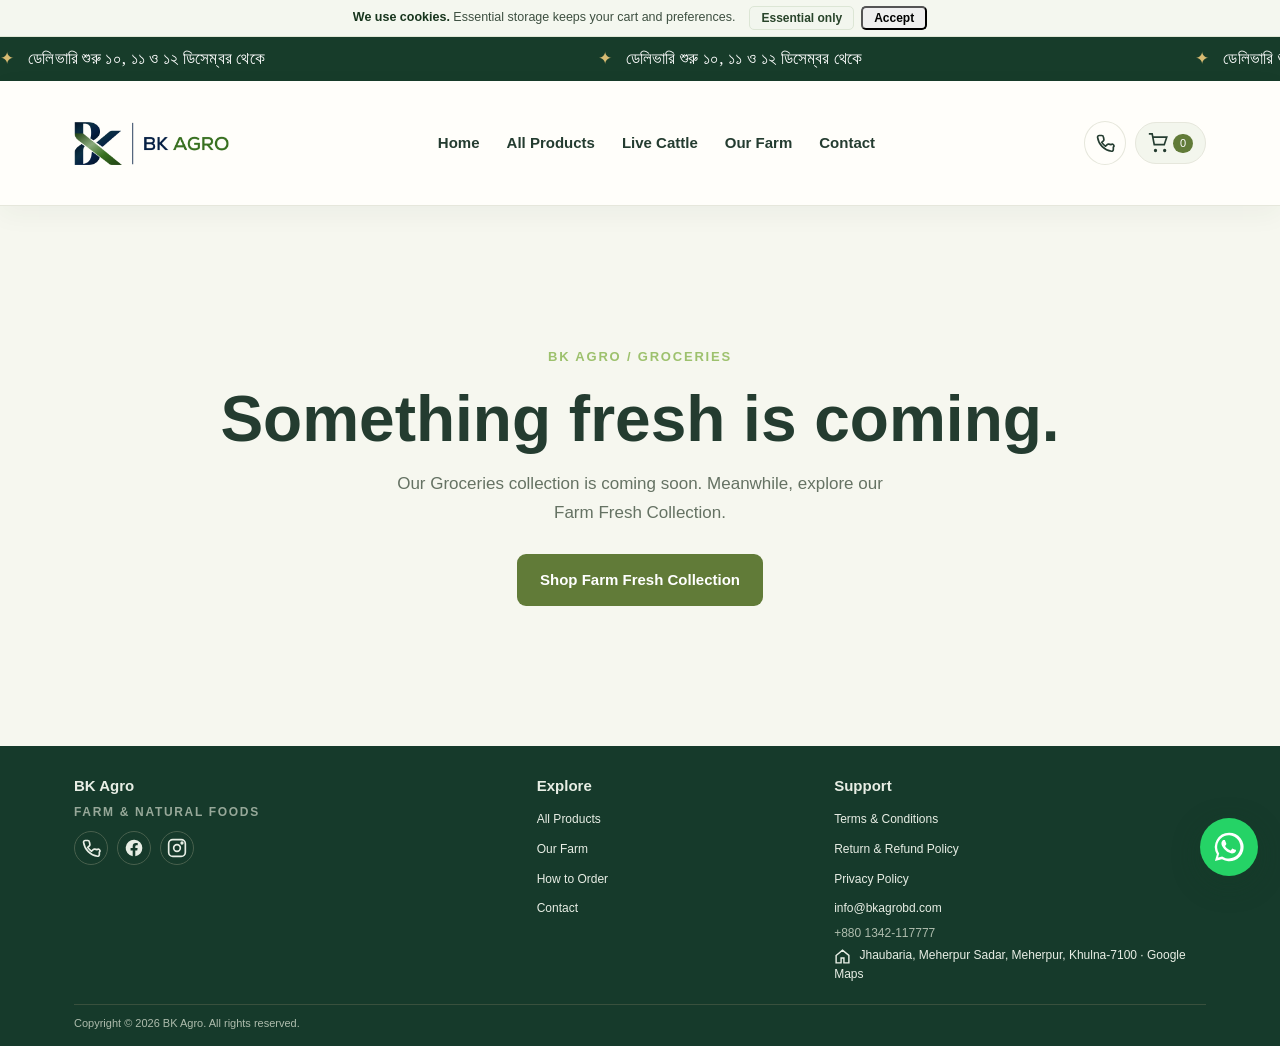
<file: groceries.html>
<!doctype html><html lang="en"><head><meta charset="utf-8"><meta name="viewport" content="width=device-width,initial-scale=1"><title>Groceries Coming Soon | BK Agro</title><link rel="stylesheet" href="assets/styles.css"><link rel="icon" type="image/png" sizes="64x64" href="bk-agro-favicon.png"><link rel="icon" type="image/png" sizes="512x512" href="bk-agro-favicon-512.png"><link rel="apple-touch-icon" href="apple-touch-icon.png"><meta name="description" content="BK Agro-র গ্রোসারি পণ্য শীঘ্রই আসছে। Groceries from BK Agro are coming soon."><meta name="robots" content="index, follow, max-image-preview:large"><link rel="canonical" href="https://bkagrobd.com/groceries.html"><meta property="og:type" content="website"><meta property="og:site_name" content="BK Agro"><meta property="og:locale" content="bn_BD"><meta property="og:title" content="Groceries Coming Soon | BK Agro"><meta property="og:description" content="BK Agro-র গ্রোসারি পণ্য শীঘ্রই আসছে। Groceries from BK Agro are coming soon."><meta property="og:url" content="https://bkagrobd.com/groceries.html"><meta property="og:image" content="https://bkagrobd.com/og-bkagro-farm-fresh.jpg"><meta property="og:image:width" content="1200"><meta property="og:image:height" content="630"><meta property="og:image:alt" content="BK Agro farm fresh beef, eggs and duck"><meta name="twitter:card" content="summary_large_image"><meta name="twitter:title" content="Groceries Coming Soon | BK Agro"><meta name="twitter:description" content="BK Agro-র গ্রোসারি পণ্য শীঘ্রই আসছে। Groceries from BK Agro are coming soon."><meta name="twitter:image" content="https://bkagrobd.com/og-bkagro-farm-fresh.jpg"></head><body><div id="header"></div><main class="coming-page"><div class="eyebrow">BK AGRO / GROCERIES</div><h1>Something fresh is coming.</h1><p>Our Groceries collection is coming soon. Meanwhile, explore our Farm Fresh Collection.</p><a class="btn" href="products.html">Shop Farm Fresh Collection</a></main><div id="footer"></div><script src="assets/site.js"></script><script src="assets/products.js"></script><script src="assets/app.js"></script></body></html>
</file>
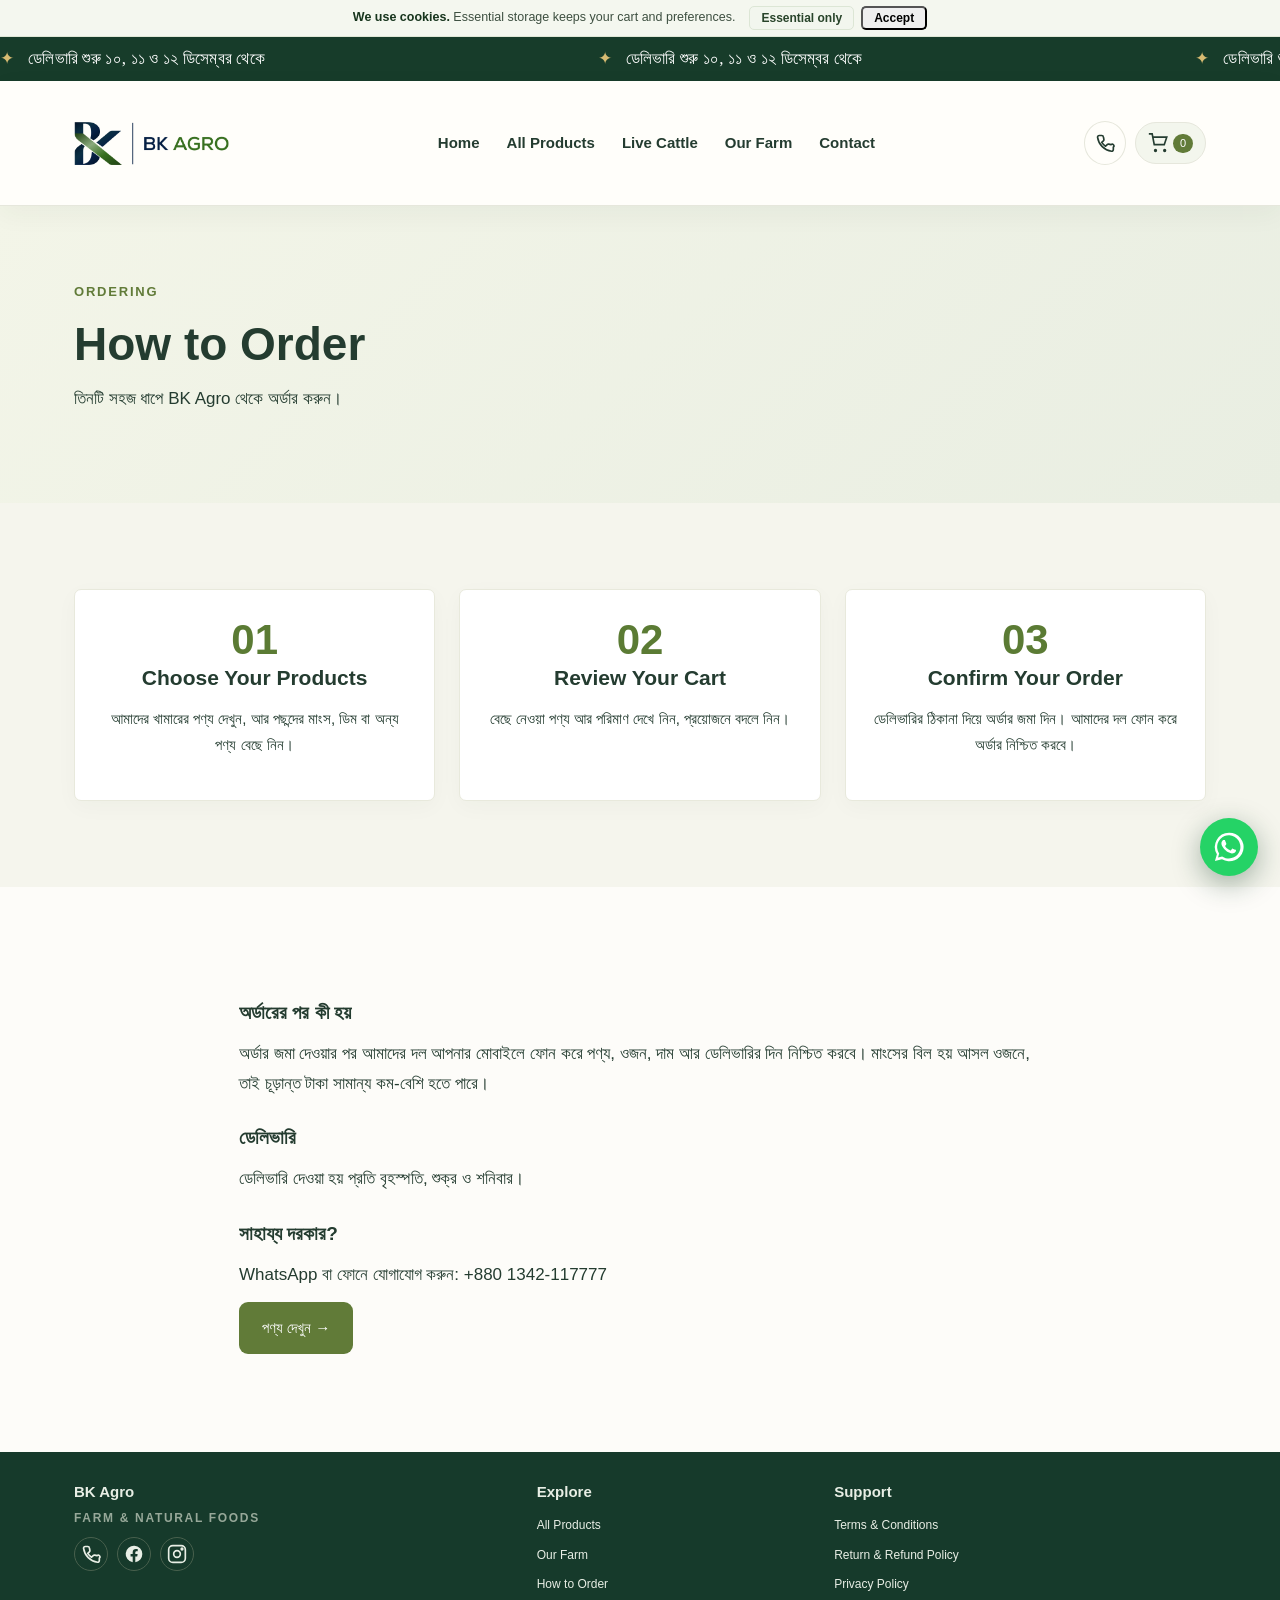
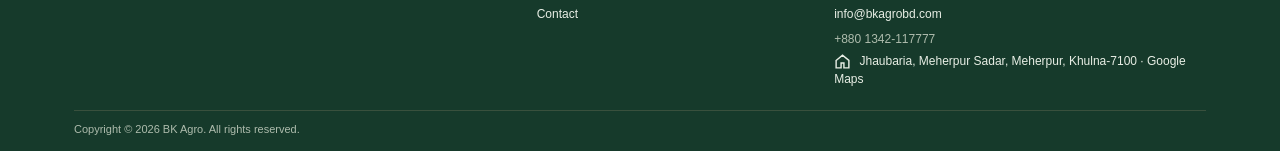
<file: how-to-order.html>
<!doctype html><html lang="en"><head><meta charset="utf-8"><meta name="viewport" content="width=device-width,initial-scale=1"><meta name="theme-color" content="#667b2e"><link rel="icon" type="image/png" sizes="64x64" href="bk-agro-favicon.png"><link rel="icon" type="image/png" sizes="512x512" href="bk-agro-favicon-512.png"><link rel="apple-touch-icon" href="apple-touch-icon.png"><link rel="stylesheet" href="assets/styles.css"><title>How to Order | BK Agro Home Delivery in Dhaka</title><meta name="description" content="BK Agro থেকে কীভাবে অর্ডার করবেন: পণ্য বেছে নিন, কার্টে যোগ করুন, ঠিকানা দিন। ঢাকায় বৃহস্পতি, শুক্র ও শনিবার হোম ডেলিভারি।"><meta name="robots" content="index, follow, max-image-preview:large"><link rel="canonical" href="https://bkagrobd.com/how-to-order.html"><meta property="og:type" content="website"><meta property="og:site_name" content="BK Agro"><meta property="og:locale" content="bn_BD"><meta property="og:title" content="How to Order | BK Agro Home Delivery in Dhaka"><meta property="og:description" content="BK Agro থেকে কীভাবে অর্ডার করবেন: পণ্য বেছে নিন, কার্টে যোগ করুন, ঠিকানা দিন। ঢাকায় বৃহস্পতি, শুক্র ও শনিবার হোম ডেলিভারি।"><meta property="og:url" content="https://bkagrobd.com/how-to-order.html"><meta property="og:image" content="https://bkagrobd.com/og-bkagro-farm-fresh.jpg"><meta property="og:image:width" content="1200"><meta property="og:image:height" content="630"><meta property="og:image:alt" content="BK Agro farm fresh beef, eggs and duck"><meta name="twitter:card" content="summary_large_image"><meta name="twitter:title" content="How to Order | BK Agro Home Delivery in Dhaka"><meta name="twitter:description" content="BK Agro থেকে কীভাবে অর্ডার করবেন: পণ্য বেছে নিন, কার্টে যোগ করুন, ঠিকানা দিন। ঢাকায় বৃহস্পতি, শুক্র ও শনিবার হোম ডেলিভারি।"><meta name="twitter:image" content="https://bkagrobd.com/og-bkagro-farm-fresh.jpg"></head><body><div id="header"></div><section class="pagehero"><div class="wrap"><div class="eyebrow" style="color:var(--green)">ORDERING</div><h1>How to Order</h1><p>তিনটি সহজ ধাপে BK Agro থেকে অর্ডার করুন।</p></div></section><section class="section soft" id="how"><div class="wrap"><div class="steps"><div class="step"><div class="stepnum">01</div><h3>Choose Your Products</h3><p>আমাদের খামারের পণ্য দেখুন, আর পছন্দের মাংস, ডিম বা অন্য পণ্য বেছে নিন।</p></div><div class="step"><div class="stepnum">02</div><h3>Review Your Cart</h3><p>বেছে নেওয়া পণ্য আর পরিমাণ দেখে নিন, প্রয়োজনে বদলে নিন।</p></div><div class="step"><div class="stepnum">03</div><h3>Confirm Your Order</h3><p>ডেলিভারির ঠিকানা দিয়ে অর্ডার জমা দিন। আমাদের দল ফোন করে অর্ডার নিশ্চিত করবে।</p></div></div></div></section><section class="section"><div class="wrap legal"><h3>অর্ডারের পর কী হয়</h3><p>অর্ডার জমা দেওয়ার পর আমাদের দল আপনার মোবাইলে ফোন করে পণ্য, ওজন, দাম আর ডেলিভারির দিন নিশ্চিত করবে। মাংসের বিল হয় আসল ওজনে, তাই চূড়ান্ত টাকা সামান্য কম-বেশি হতে পারে।</p><h3>ডেলিভারি</h3><p>ডেলিভারি দেওয়া হয় প্রতি বৃহস্পতি, শুক্র ও শনিবার।</p><h3>সাহায্য দরকার?</h3><p>WhatsApp বা ফোনে যোগাযোগ করুন: <a href="tel:+8801342117777">+880 1342-117777</a></p><p><a class="btn" href="products.html">পণ্য দেখুন →</a></p></div></section><div id="footer"></div><script src="assets/site.js"></script><script src="assets/products.js"></script><script src="assets/app.js"></script></body></html>
</file>
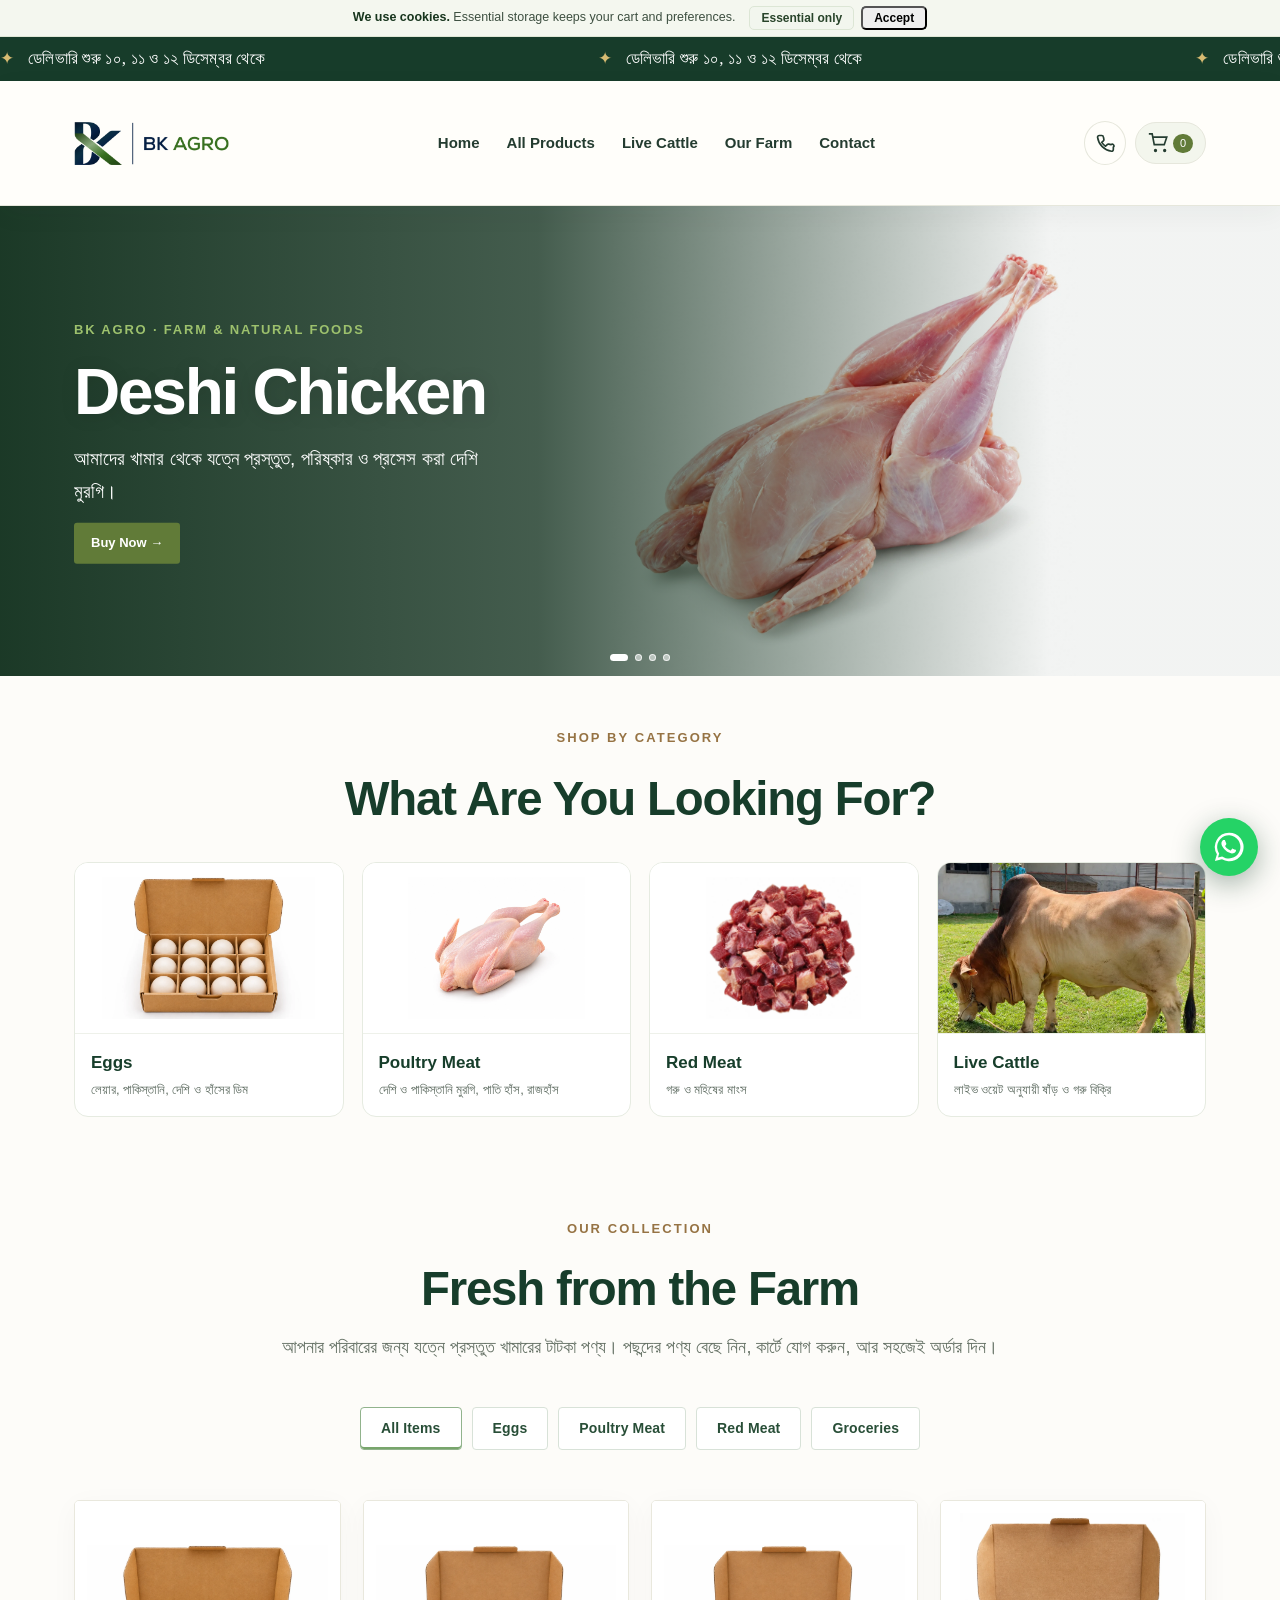
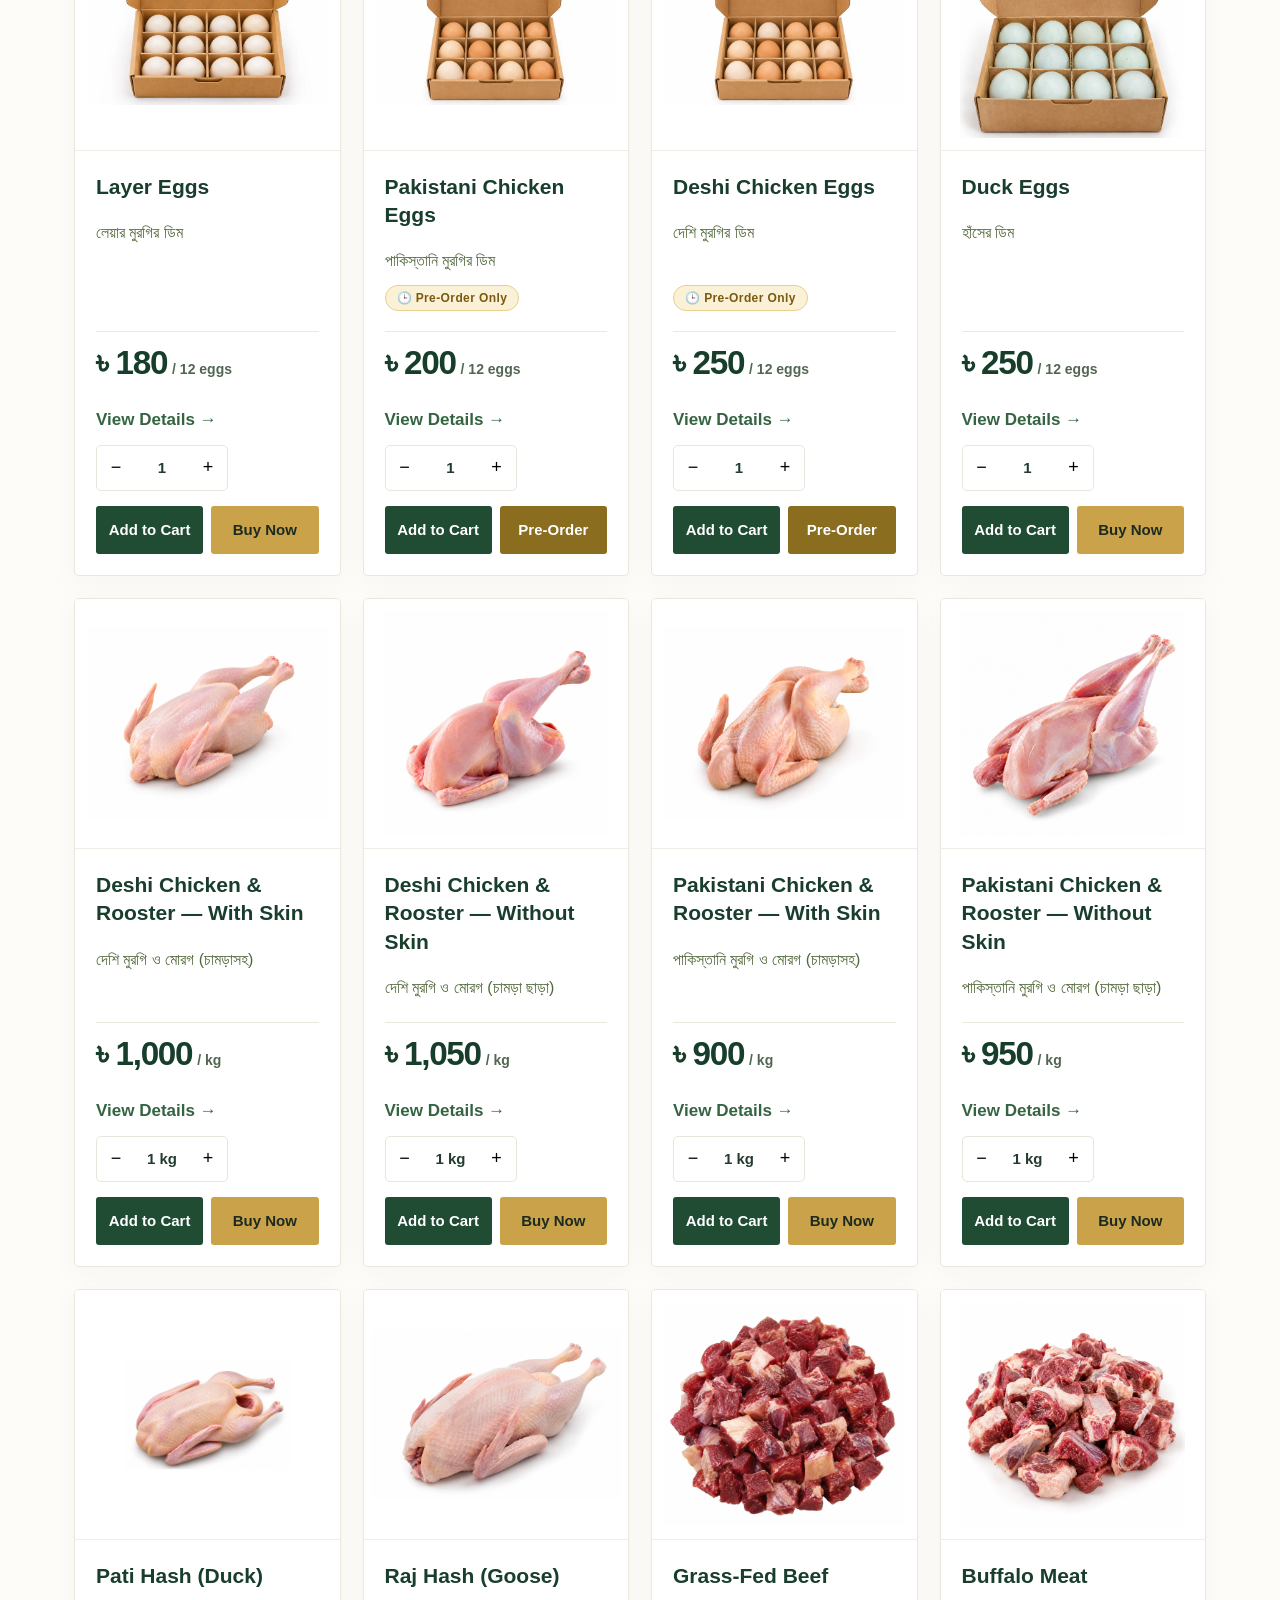
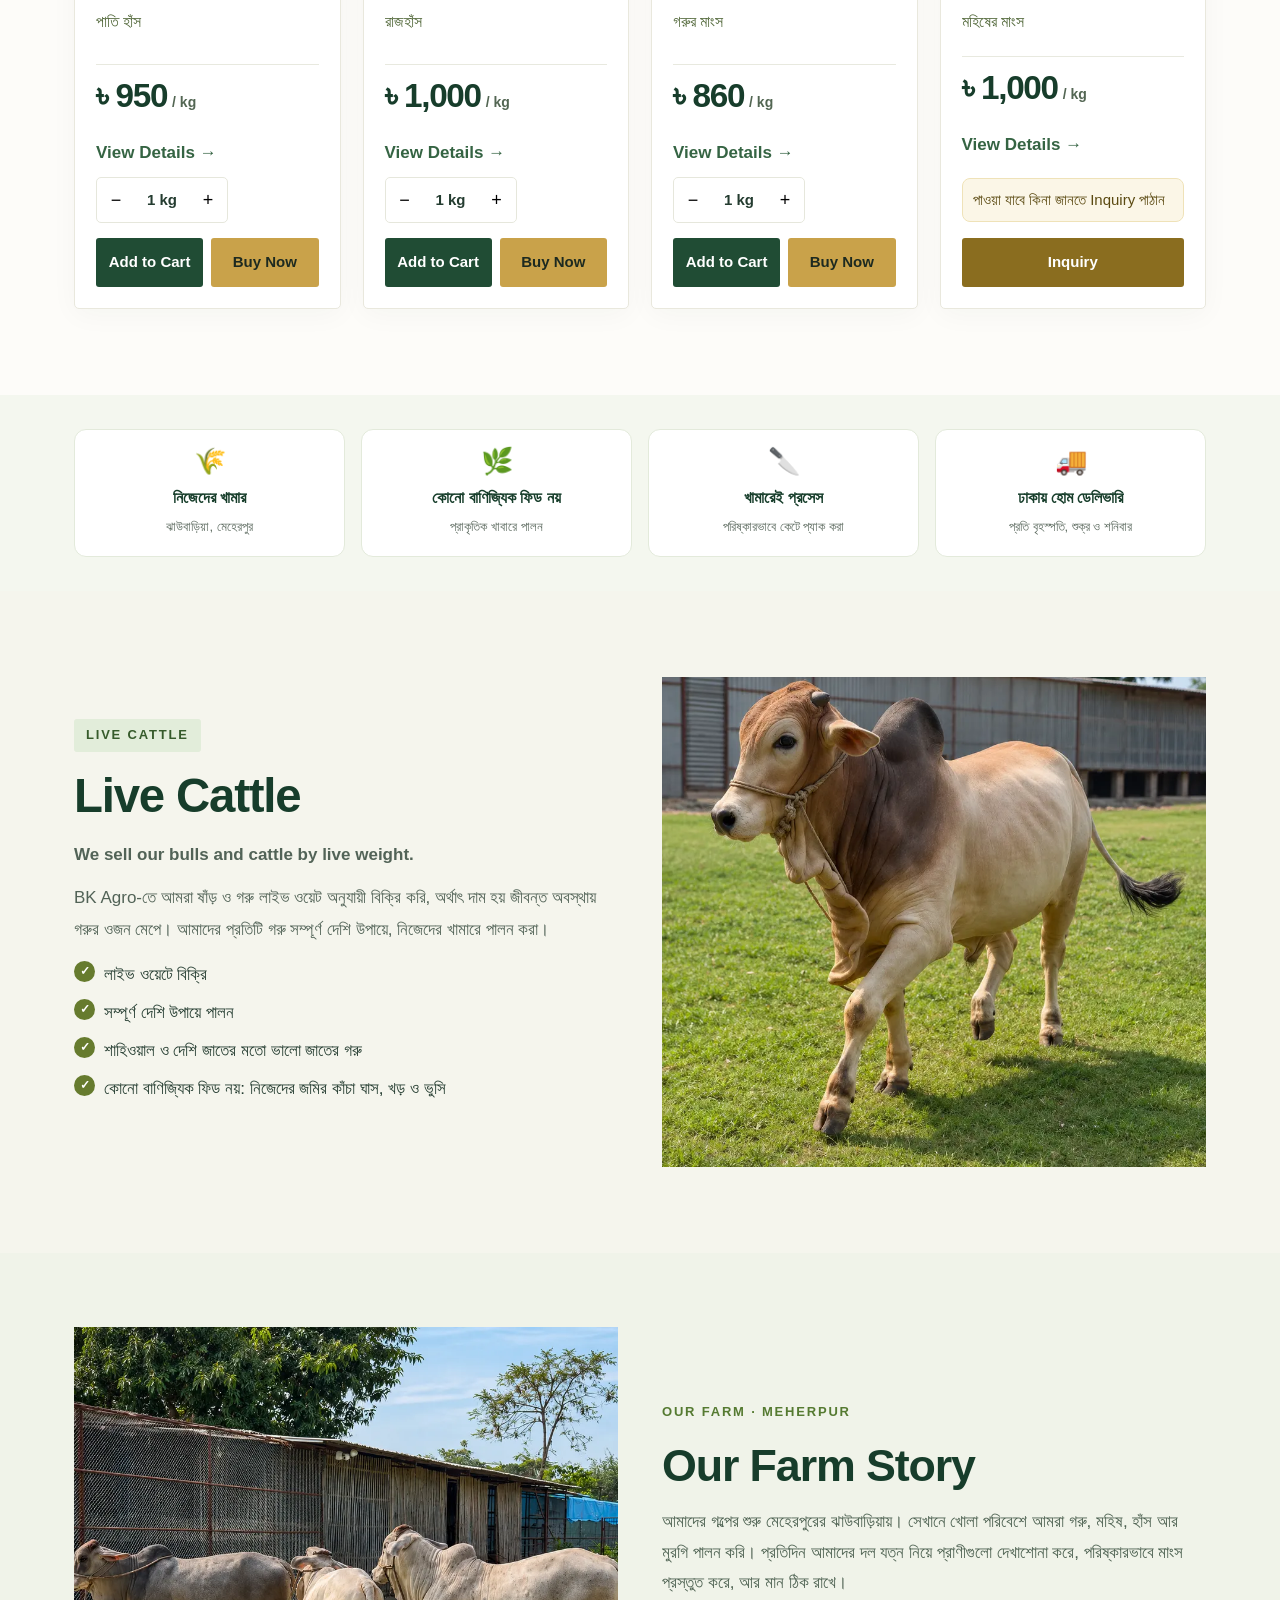
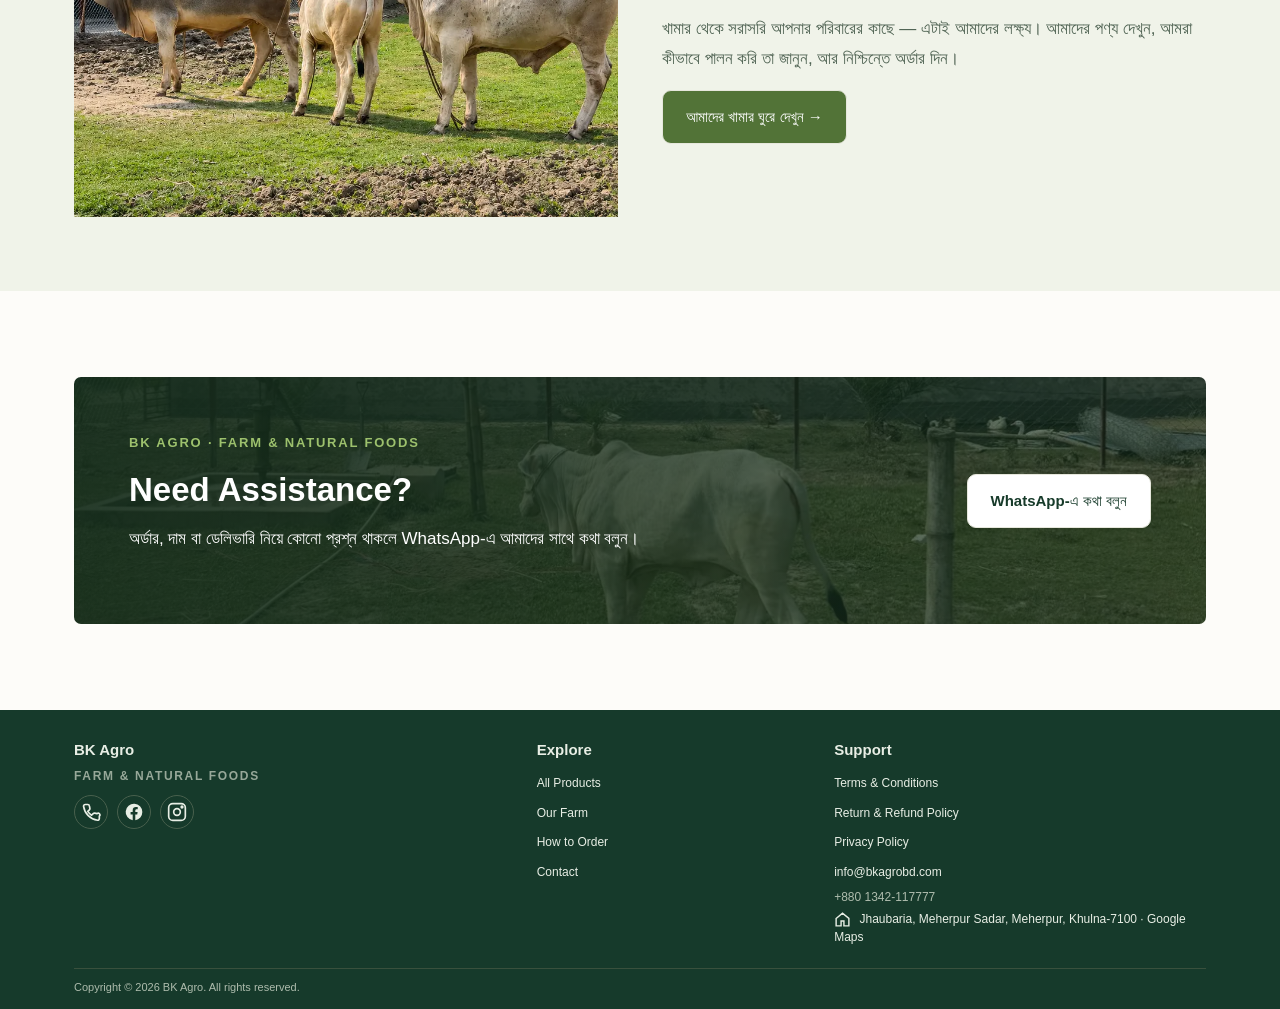
<file: live-cattle.html>
<!doctype html><html lang="en"><head><meta charset="utf-8"><title>Live Cattle | BK Agro</title><meta name="robots" content="noindex, follow"><link rel="canonical" href="https://bkagrobd.com/#live"><meta http-equiv="refresh" content="0; url=index.html#live"><script>location.replace('index.html#live')</script></head><body><p><a href="index.html#live">BK Agro · Live Cattle</a></p></body></html>
</file>
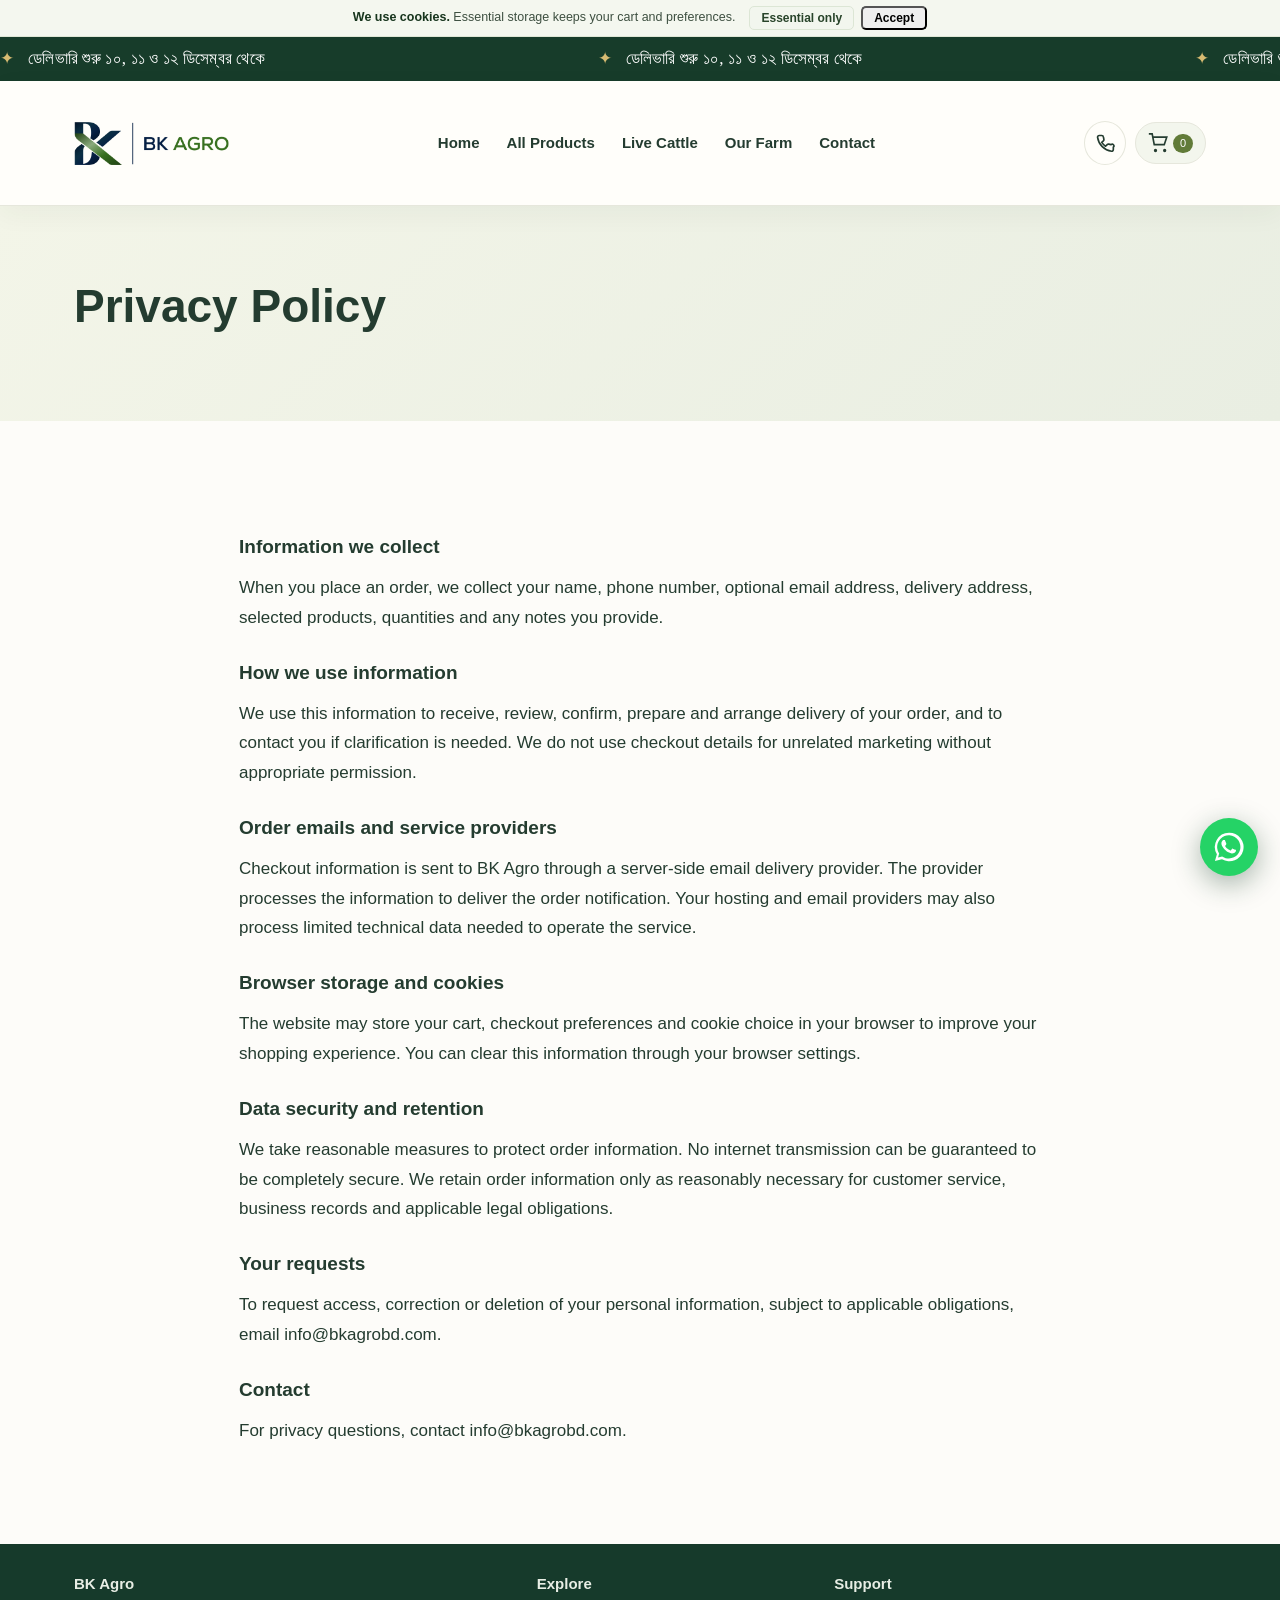
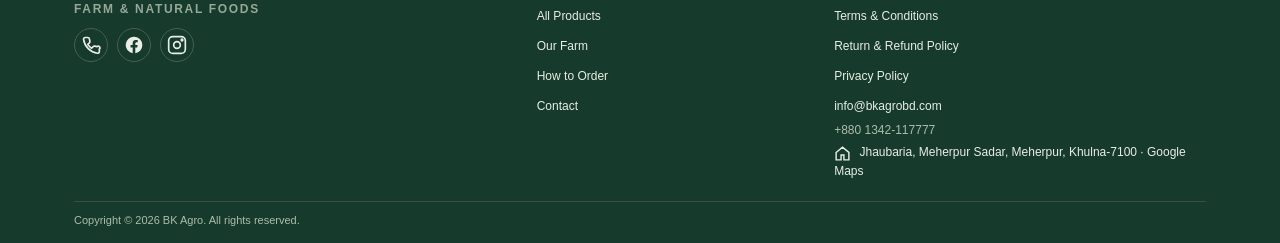
<file: privacy-policy.html>
<!DOCTYPE html>

<html lang="en"><head><meta charset="utf-8"/><meta content="width=device-width,initial-scale=1" name="viewport"/><meta content="#667b2e" name="theme-color"/><link rel="icon" type="image/png" sizes="64x64" href="bk-agro-favicon.png"><link rel="icon" type="image/png" sizes="512x512" href="bk-agro-favicon-512.png"><link rel="apple-touch-icon" href="apple-touch-icon.png"><link href="assets/styles.css" rel="stylesheet"/><title>Privacy Policy | BK Agro</title><meta name="description" content="BK Agro-র প্রাইভেসি পলিসি: আপনার তথ্য কীভাবে সংগ্রহ ও ব্যবহার করা হয়। Privacy policy for bkagrobd.com."><meta name="robots" content="index, follow, max-image-preview:large"><link rel="canonical" href="https://bkagrobd.com/privacy-policy.html"><meta property="og:type" content="website"><meta property="og:site_name" content="BK Agro"><meta property="og:locale" content="bn_BD"><meta property="og:title" content="Privacy Policy | BK Agro"><meta property="og:description" content="BK Agro-র প্রাইভেসি পলিসি: আপনার তথ্য কীভাবে সংগ্রহ ও ব্যবহার করা হয়। Privacy policy for bkagrobd.com."><meta property="og:url" content="https://bkagrobd.com/privacy-policy.html"><meta property="og:image" content="https://bkagrobd.com/og-bkagro-farm-fresh.jpg"><meta property="og:image:width" content="1200"><meta property="og:image:height" content="630"><meta property="og:image:alt" content="BK Agro farm fresh beef, eggs and duck"><meta name="twitter:card" content="summary_large_image"><meta name="twitter:title" content="Privacy Policy | BK Agro"><meta name="twitter:description" content="BK Agro-র প্রাইভেসি পলিসি: আপনার তথ্য কীভাবে সংগ্রহ ও ব্যবহার করা হয়। Privacy policy for bkagrobd.com."><meta name="twitter:image" content="https://bkagrobd.com/og-bkagro-farm-fresh.jpg"></head><body><div id="header"></div><section class="pagehero"><div class="wrap"><h1>Privacy Policy</h1></div></section><section class="section"><div class="wrap legal"><h3>Information we collect</h3><p>When you place an order, we collect your name, phone number, optional email address, delivery address, selected products, quantities and any notes you provide.</p><h3>How we use information</h3><p>We use this information to receive, review, confirm, prepare and arrange delivery of your order, and to contact you if clarification is needed. We do not use checkout details for unrelated marketing without appropriate permission.</p><h3>Order emails and service providers</h3><p>Checkout information is sent to BK Agro through a server-side email delivery provider. The provider processes the information to deliver the order notification. Your hosting and email providers may also process limited technical data needed to operate the service.</p><h3>Browser storage and cookies</h3><p>The website may store your cart, checkout preferences and cookie choice in your browser to improve your shopping experience. You can clear this information through your browser settings.</p><h3>Data security and retention</h3><p>We take reasonable measures to protect order information. No internet transmission can be guaranteed to be completely secure. We retain order information only as reasonably necessary for customer service, business records and applicable legal obligations.</p><h3>Your requests</h3><p>To request access, correction or deletion of your personal information, subject to applicable obligations, email info@bkagrobd.com.</p><h3>Contact</h3><p>For privacy questions, contact info@bkagrobd.com.</p></div></section><div id="footer"></div><script src="assets/site.js"></script><script src="assets/products.js"></script><script src="assets/app.js"></script></body></html>
</file>
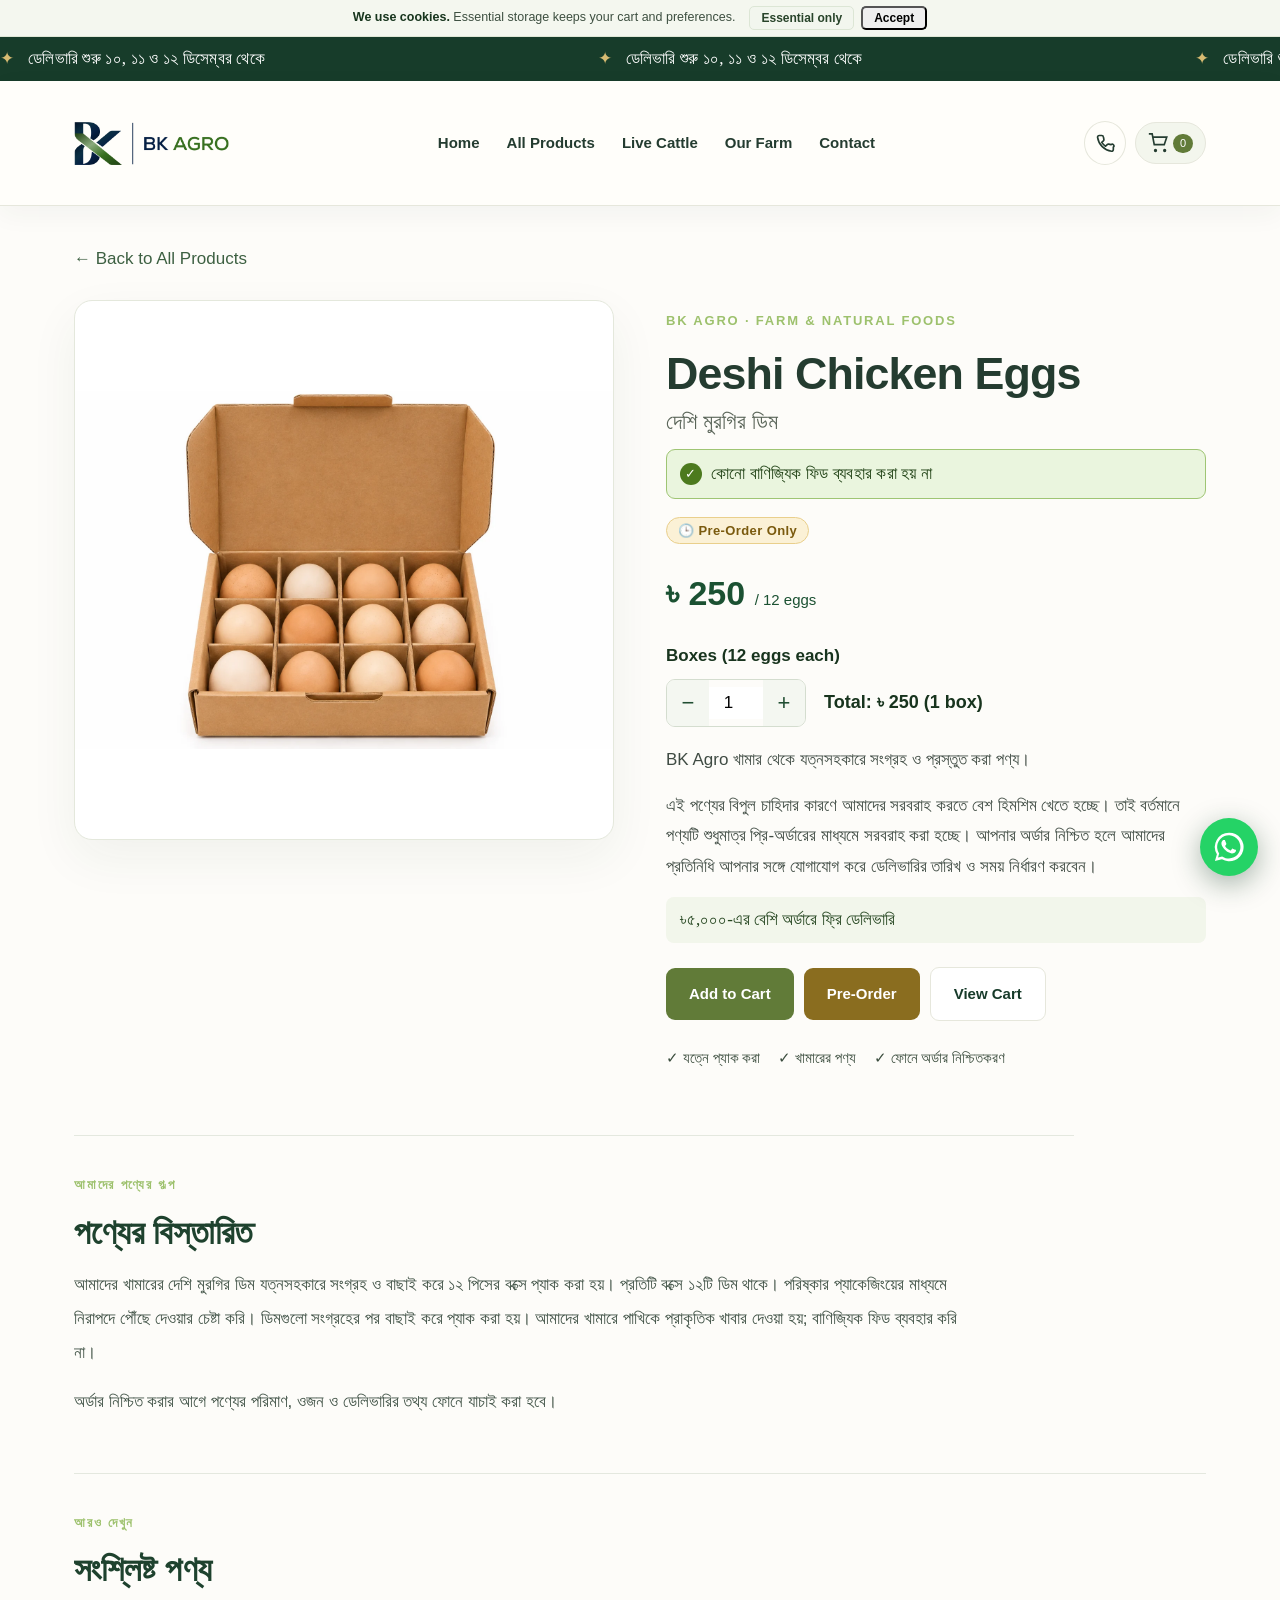
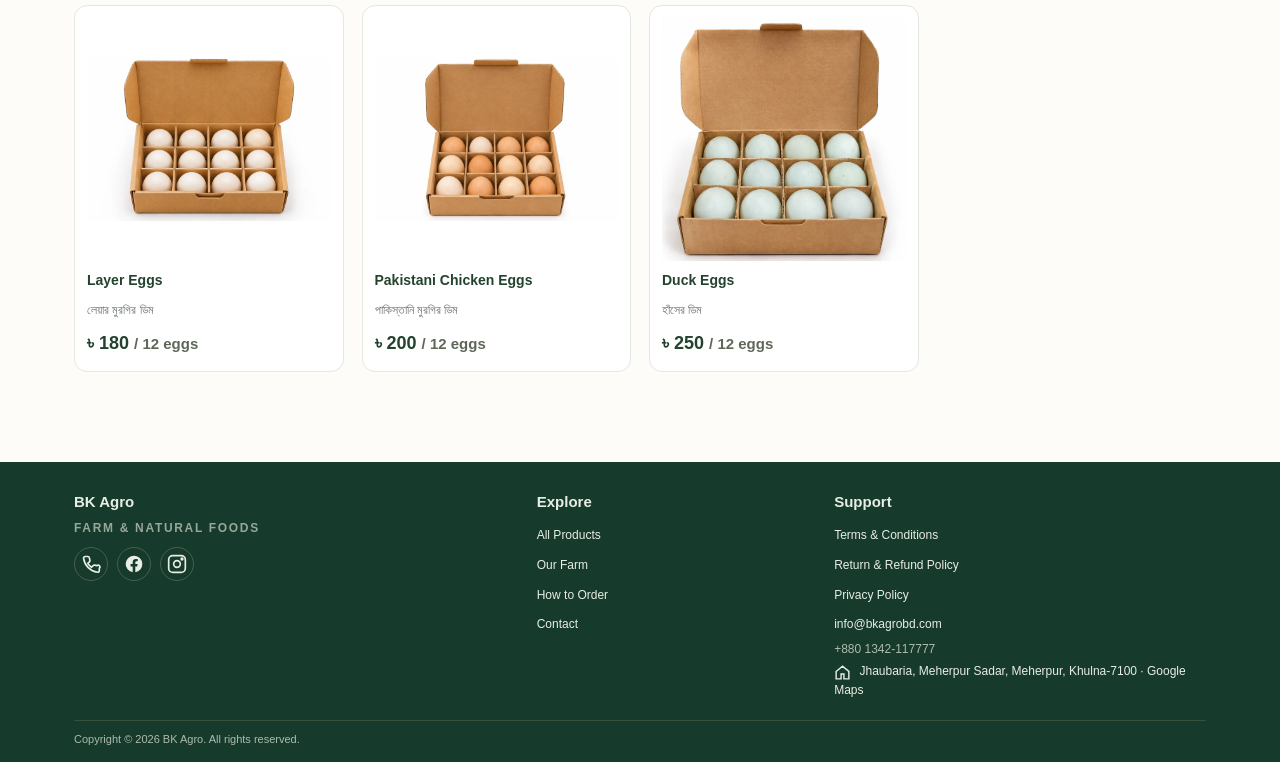
<file: product.html>
<!doctype html><html lang="en"><head><meta charset="utf-8"><meta name="viewport" content="width=device-width,initial-scale=1"><title>Product Details | BK Agro</title><link rel="icon" type="image/png" sizes="64x64" href="bk-agro-favicon.png"><link rel="icon" type="image/png" sizes="512x512" href="bk-agro-favicon-512.png"><link rel="apple-touch-icon" href="apple-touch-icon.png"><link rel="stylesheet" href="assets/styles.css"><meta name="description" content="BK Agro খামারের পণ্য: দাম, বিবরণ ও অনলাইনে অর্ডার। Fresh farm products with home delivery in Dhaka."><meta name="robots" content="index, follow, max-image-preview:large"><meta property="og:type" content="website"><meta property="og:site_name" content="BK Agro"><meta property="og:locale" content="bn_BD"><meta property="og:title" content="Product Details | BK Agro"><meta property="og:description" content="BK Agro খামারের পণ্য: দাম, বিবরণ ও অনলাইনে অর্ডার। Fresh farm products with home delivery in Dhaka."><meta property="og:url" content="https://bkagrobd.com/product.html"><meta property="og:image" content="https://bkagrobd.com/og-bkagro-farm-fresh.jpg"><meta property="og:image:width" content="1200"><meta property="og:image:height" content="630"><meta property="og:image:alt" content="BK Agro farm fresh beef, eggs and duck"><meta name="twitter:card" content="summary_large_image"><meta name="twitter:title" content="Product Details | BK Agro"><meta name="twitter:description" content="BK Agro খামারের পণ্য: দাম, বিবরণ ও অনলাইনে অর্ডার। Fresh farm products with home delivery in Dhaka."><meta name="twitter:image" content="https://bkagrobd.com/og-bkagro-farm-fresh.jpg"></head><body><div id="header"></div><main class="wrap detail-wrap"><a href="index.html#shop" class="backlink">← Back to All Products</a><div id="detailRoot"></div></main><div id="footer"></div><script src="assets/site.js"></script><script src="assets/products.js"></script><script src="assets/app.js"></script><script src="assets/inquiry.js"></script><script src="assets/product-detail.js"></script></body></html>
</file>
<file: assets/styles.css>
@import url('https://fonts.maateen.me/kalpurush/font.css');
500;600;700&family=Noto+Serif+Bengali:wght@600;700&display=swap');
:root{--green:#667b2e;--dark:#18341e;--light:#f5f8ef;--ink:#1c2920;--muted:#697368;--line:#e4e9df}*{box-sizing:border-box}html{scroll-behavior:smooth}body{margin:0;color:var(--ink);font:15px/1.7 'Noto Sans Bengali',sans-serif;background:#fff}h1,h2,h3{line-height:1.32;margin:0 0 14px}h1{font:clamp(38px,5.5vw,76px)/1.1 'DM Serif Display','Noto Serif Bengali',serif}h2{font:clamp(28px,3vw,43px)/1.22 'Noto Serif Bengali',serif}h3{font-size:19px}p{margin:0 0 15px}a{text-decoration:none;color:inherit}button,input,textarea,select{font:inherit}button{cursor:pointer}.wrap{max-width:1180px;margin:auto;padding:0 24px}.topbar{background:var(--dark);color:#f4f8ed;text-align:center;font-size:12px;padding:7px}.header{position:sticky;top:0;z-index:50;background:#fff;border-bottom:1px solid var(--line)}.nav{display:flex;align-items:center;justify-content:space-between;gap:20px;min-height:83px}.brand{display:flex;align-items:center;gap:10px;min-width:165px}.brand img{width:61px;height:61px;object-fit:contain}.brand b{font-size:18px;line-height:1.2;display:block}.brand small{display:block;font-size:10px;color:var(--muted);letter-spacing:.3px}.menu{display:flex;gap:25px;font-size:13px;font-weight:600}.menu a:hover{color:var(--green)}.actions{display:flex;align-items:center;gap:9px}.iconlink,.cartlink{display:inline-flex;align-items:center;justify-content:center;min-width:42px;height:42px;border:1px solid var(--line);border-radius:50%;font-size:20px}.cartlink{border-radius:24px;padding:0 12px;gap:5px}.count{background:var(--green);color:white;border-radius:20px;min-width:20px;text-align:center;font-size:11px}.hamb{display:none;background:none;border:0;font-size:25px}.hero{position:relative;height:min(620px,75vh);min-height:470px;overflow:hidden;background:#172a1c;color:white}.slide{position:absolute;inset:0;opacity:0;transition:opacity .8s;pointer-events:none}.slide.active{opacity:1;pointer-events:auto}.slide img{width:100%;height:100%;object-fit:cover}.slide:after{content:'';position:absolute;inset:0;background:linear-gradient(90deg,rgba(10,30,17,.87),rgba(10,30,17,.4) 58%,rgba(10,30,17,.04))}.slidecopy{position:absolute;z-index:1;top:50%;left:max(24px,calc((100vw - 1132px)/2));transform:translateY(-50%);max-width:560px;padding-right:20px}.eyebrow{text-transform:uppercase;letter-spacing:2.5px;font-size:11px;font-weight:700;color:#c8d9a1;margin-bottom:15px}.slidecopy p{font-size:17px;max-width:450px}.btn{display:inline-flex;align-items:center;justify-content:center;gap:8px;border:0;border-radius:5px;padding:13px 23px;background:var(--green);color:white;font-weight:700;font-size:13px;transition:.2s}.btn:hover{filter:brightness(.9);transform:translateY(-1px)}.btn.outline{background:white;color:var(--dark);border:1px solid var(--line)}.btn.dark{background:var(--dark)}.dots{position:absolute;z-index:4;bottom:25px;left:50%;transform:translateX(-50%);display:flex;gap:9px}.dots button{height:8px;width:8px;border-radius:50%;background:#ffffff88;border:0;padding:0}.dots button.active{width:27px;border-radius:10px;background:white}.section{padding:75px 0}.soft{background:var(--light)}.sectionhead{text-align:center;max-width:700px;margin:0 auto 34px}.sectionhead p{color:var(--muted)}.features{display:flex;justify-content:center;flex-wrap:wrap;gap:24px;padding:18px 0;border-bottom:1px solid var(--line);font-size:12px;color:var(--dark)}.features span:before{content:'✓';color:var(--green);font-weight:bold;margin-right:7px}.filters{display:flex;justify-content:center;flex-wrap:wrap;gap:10px;margin:28px 0}.filter{border:1px solid #d9e3d2;background:white;border-radius:30px;padding:10px 18px;color:var(--dark)}.filter.active{background:var(--green);color:white;border-color:var(--green)}.products{display:grid;grid-template-columns:repeat(4,minmax(0,1fr));gap:22px}.product{border:1px solid var(--line);background:white;border-radius:9px;overflow:hidden;display:flex;flex-direction:column;transition:box-shadow .2s}.product:hover{box-shadow:0 9px 30px #1d361015}.product .photo{height:215px;background:#f7f8f5;overflow:hidden}.product .photo img{height:100%;width:100%;object-fit:contain}.product .body{padding:18px;display:flex;flex-direction:column;flex:1}.tag{font-size:11px;color:var(--green);font-weight:700;margin-bottom:6px}.product p{font-size:12px;color:var(--muted);flex:1}.price{font-size:11px;color:#687264;margin:5px 0 13px}.quantity{display:flex;align-items:center;border:1px solid var(--line);border-radius:5px;width:105px;justify-content:space-between;margin-bottom:11px}.quantity button{border:0;background:transparent;padding:5px 11px;font-size:18px}.product .btn{width:100%;padding:11px}.product h3{font-size:17px}.notice{font-size:12px;color:var(--muted)}.split{display:grid;grid-template-columns:1fr 1fr;align-items:center;gap:55px}.split img{width:100%;height:440px;object-fit:cover;border-radius:8px}.steps{display:grid;grid-template-columns:repeat(3,1fr);gap:24px}.step{text-align:center;padding:25px}.stepnum{font:42px 'DM Serif Display',serif;color:var(--green)}.banner{background:linear-gradient(90deg,#152d1ce8,#152d1ca0),url('../images/farm-open.webp') center/cover;color:white;border-radius:10px;padding:55px;display:flex;justify-content:space-between;align-items:center;gap:30px}.banner h2{font-size:33px}.gallery{display:grid;grid-template-columns:repeat(3,1fr);gap:13px}.gallery img{width:100%;height:235px;object-fit:cover;border-radius:7px}.footer{background:#13291b;color:#e8eee5;padding:55px 0 20px}.footgrid{display:grid;grid-template-columns:2fr 1fr 1fr;gap:40px}.footer a{display:inline-block;margin:4px 0}.footer p,.footer small{color:#aebcad}.social{display:flex;gap:9px;margin-top:12px}.social a{border:1px solid #48604d;border-radius:50%;width:43px;height:43px;display:grid;place-items:center;font-weight:bold}.bottom{border-top:1px solid #39503d;margin-top:35px;padding-top:16px;color:#aebcad;font-size:12px}.floating{position:fixed;bottom:23px;right:23px;z-index:60;border-radius:30px;background:#25d366;color:#fff;padding:12px 18px;box-shadow:0 7px 20px #0003;font-size:13px;font-weight:bold}.pagehero{padding:75px 0;background:var(--light)}.pagehero h1{font-size:46px}.cartitem{display:flex;align-items:center;justify-content:space-between;gap:15px;border-bottom:1px solid var(--line);padding:17px 0}.cartitem img{width:75px;height:70px;object-fit:contain}.cartrow{display:flex;align-items:center;gap:15px}.formgrid{display:grid;grid-template-columns:1fr 1fr;gap:16px}.field{display:flex;flex-direction:column;gap:5px}.field.full{grid-column:1/-1}.field input,.field textarea,.field select{width:100%;padding:12px;border:1px solid #ccd7c6;border-radius:5px;background:white}.field label{font-weight:600;font-size:13px}.panel{border:1px solid var(--line);padding:25px;border-radius:9px;background:#fff}.checkoutlayout{display:grid;grid-template-columns:1.5fr 1fr;gap:32px;align-items:start}.small{font-size:12px;color:var(--muted)}.message{padding:13px;border-radius:5px;background:var(--light);font-size:13px}.empty{text-align:center;padding:45px;color:var(--muted)}.mobilemenu{display:none}.toast{position:fixed;bottom:80px;left:50%;transform:translateX(-50%);background:var(--dark);color:white;padding:12px 24px;border-radius:5px;z-index:100;display:none}.legal{max-width:850px}.legal h3{margin-top:27px}.legal p{margin-bottom:12px}@media(max-width:950px){.menu{gap:12px}.products{grid-template-columns:repeat(3,1fr)}.split{gap:25px}}@media(max-width:720px){.wrap{padding:0 17px}.nav{min-height:72px}.brand img{width:48px;height:48px}.brand b{font-size:16px}.menu{display:none}.hamb{display:block}.mobilemenu.show{display:flex;flex-direction:column;padding:15px 20px;border-top:1px solid var(--line);gap:12px}.hero{height:510px;min-height:0}.slidecopy{left:23px;max-width:95%}.slidecopy p{font-size:14px}.slide:after{background:linear-gradient(90deg,#0b1e15d9,#0b1e1580)}.section{padding:52px 0}.products{grid-template-columns:repeat(2,minmax(0,1fr));gap:12px}.product .photo{height:150px}.product .body{padding:12px}.product h3{font-size:15px}.product p{font-size:11px}.product .btn{font-size:11px;padding:10px 5px}.split,.steps,.footgrid,.checkoutlayout{grid-template-columns:1fr}.split img{height:270px}.gallery{grid-template-columns:repeat(2,1fr)}.gallery img{height:160px}.banner{padding:30px;display:block}.banner .btn{margin-top:15px}.formgrid{grid-template-columns:1fr}.field.full{grid-column:auto}.pagehero{padding:48px 0}.pagehero h1{font-size:36px}.iconlink{min-width:36px;height:36px}.actions{gap:4px}.cartlink{height:36px;padding:0 7px}.floating{right:12px;bottom:12px}.step{padding:12px}}
/* 2026 commercial storefront refresh */
:root{--green:#526b32;--dark:#203a29;--light:#f5f5ed;--line:#e3e6d9}
body{background:#fffefa}.header{box-shadow:0 8px 25px #203a290c}.nav{min-height:96px}.brand{min-width:135px}.brand img{width:132px;height:76px;object-fit:contain;object-position:left center}.hero{border-radius:0 0 28px 28px}.sectionhead h2{letter-spacing:-.4px}.product{border-radius:17px;box-shadow:0 6px 26px #273d1910;border-color:#e9e8dd}.product:hover{transform:translateY(-3px);box-shadow:0 14px 32px #273d1920}.product .photo{height:230px;background:#f2f0e7}.product .photo img{object-fit:cover}.product .body{padding:20px}.product .btn{border-radius:9px}.filter{font-weight:700}.filter.active{box-shadow:0 6px 18px #526b3230}.step{background:white;border:1px solid #e8e9dc;border-radius:16px;box-shadow:0 6px 22px #203a2908}.social a svg{display:block}.social a:hover{background:#456b3e}.pagehero{background:linear-gradient(135deg,#f3f5e8,#e9eee2)}.panel{border-radius:15px;box-shadow:0 8px 26px #243c1a0a}.btn{border-radius:9px}.cartlink{background:#f3f6ed}.features{font-size:13px}.footer{background:#152c1c}@media(max-width:720px){.brand img{width:103px;height:62px}.nav{min-height:74px}.product .photo{height:160px}.product .body{padding:13px}}

/* BK Agro English-first retail refresh */
:root{--green:#446e35;--dark:#193f2c;--light:#f6f5ed;--ink:#25372b;--line:#e6e7dc}
body{font-family:'Nexa','Kalpurush',Arial,sans-serif;background:#fffdfa}
h1,h2,h3,.stepnum{font-family:'Nexa','Kalpurush',Arial,sans-serif;font-weight:750}
button,input,textarea,select{font-family:'Nexa','Kalpurush',Arial,sans-serif}
.product .photo{background:#f7f6f1;display:grid;place-items:center;padding:12px}
.product .photo img{object-fit:contain!important;object-position:center;width:100%;height:100%}
.slide img{object-fit:contain;object-position:75% center;background:#f8f7f2}
.slide:after{background:linear-gradient(90deg,rgba(18,49,30,.96),rgba(18,49,30,.79) 42%,rgba(18,49,30,.05) 82%)}
.header{background:#fffefa}.menu{gap:17px;font-size:12px}.menu a{white-space:nowrap}
.brand img{width:125px;height:70px}.brand{min-width:125px}.floating{display:grid;place-items:center;padding:13px;width:54px;height:54px;border-radius:50%}.floating svg{width:28px;height:28px}
.coming-page{text-align:center;min-height:60vh;display:flex;align-items:center;justify-content:center;flex-direction:column;padding:80px 24px;background:#f6f7ef}.coming-page p{max-width:510px;margin-bottom:26px;color:#657263}
@media(max-width:1100px){.menu{gap:10px;font-size:11px}}
@media(max-width:900px){.menu{display:none}.hamb{display:block}}
@media(max-width:720px){.slide img{object-position:center 35%}.slide:after{background:linear-gradient(0deg,rgba(18,49,30,.93),rgba(18,49,30,.24))}.slidecopy{top:auto;bottom:58px;transform:none}.brand img{width:105px;height:62px}}

/* BK Agro balanced typography and interactive states */
@font-face{font-family:'Nexa';src:local('Nexa'),local('Nexa Pro'),local('Nexa Pro Trial');font-display:swap}
@font-face{font-family:'Kalpurush';src:local('Kalpurush');font-display:swap}
html{scroll-padding-top:112px}body{font-family:'Nexa','Kalpurush',Arial,sans-serif;font-size:15px}h1,h2,h3,.menu,.btn,.filter{font-family:'Nexa','Kalpurush',Arial,sans-serif}h1{font-size:clamp(36px,5vw,67px);font-weight:800}h2{font-size:clamp(28px,3vw,41px);font-weight:750}.nav{min-height:96px;gap:16px}.brand{min-width:215px;gap:11px}.brand img{width:76px;height:76px}.brand-caption{display:flex;flex-direction:column;line-height:1.25;white-space:nowrap}.brand-caption strong{font-size:19px;color:#18341e}.brand-caption small{font-size:10px;letter-spacing:.4px;color:#667b2e;margin-top:4px}.menu{gap:14px;font-size:13px}.menu a{padding:9px 7px;border-radius:8px;transition:background .18s,color .18s,transform .18s}.menu a:hover,.menu a:focus-visible{background:#eef4e4;color:#4c661b;transform:translateY(-1px)}a,button,.btn,.filter,.iconlink,.cartlink{transition:background-color .2s,color .2s,border-color .2s,box-shadow .2s,transform .2s,filter .2s}a:focus-visible,button:focus-visible{outline:3px solid #b5ca79;outline-offset:3px}.btn:hover,.filter:hover,.filter-link:hover,.iconlink:hover,.cartlink:hover,.floating:hover{transform:translateY(-2px);box-shadow:0 6px 18px rgba(25,52,30,.15)}.btn:active,.filter:active,.iconlink:active,.cartlink:active{transform:translateY(1px);filter:brightness(.92)}.filter-link{display:inline-flex;align-items:center;justify-content:center;text-decoration:none}.soon{font-size:10px;opacity:.75;margin-left:7px}.product:hover{transform:translateY(-4px);box-shadow:0 12px 32px rgba(20,50,28,.12)}.product{transition:transform .2s,box-shadow .2s}.product img{object-fit:contain;background:#fafaf7}.wa-mini{vertical-align:middle;margin-right:5px}.sectionhead{scroll-margin-top:115px}
@media(max-width:1050px){.brand{min-width:180px}.brand img{width:65px;height:65px}.brand-caption strong{font-size:16px}.menu{gap:6px;font-size:12px}.menu a{padding:7px 5px}}
@media(max-width:760px){.brand{min-width:0}.brand img{width:62px;height:62px}.brand-caption strong{font-size:16px}.brand-caption small{font-size:9px}.nav{min-height:78px}.filters{flex-wrap:wrap}}


/* Brand layout and accessible interactive states */
body{font-size:17px;line-height:1.65} .nav{min-height:108px} .brand{min-width:265px;gap:13px;align-items:center} .brand img{width:92px;height:88px;flex:none;object-fit:contain} .brand-caption{display:flex;flex-direction:column;align-items:flex-start;justify-content:center;white-space:normal} .brand-caption strong{font-size:24px;line-height:1.18;font-weight:800} .brand-caption small{font-size:14px;line-height:1.25;margin-top:5px;font-weight:650;letter-spacing:.1px;color:#607a2d} .menu{font-size:15px;gap:13px}.menu a{font-weight:750}.topbar{font-size:14px}.slidecopy p{font-size:19px}.features{font-size:15px}.sectionhead p{font-size:16px}
.menu a:hover,.menu a:focus-visible,.footer a:hover,.footer a:focus-visible{color:#83a943;text-decoration:underline;text-decoration-thickness:2px;text-underline-offset:5px}.menu a:hover,.menu a:focus-visible{background:#eaf3df;color:#38591b}.footer a:hover,.footer a:focus-visible{background:#294733;border-radius:4px}.brand:hover .brand-caption strong{color:#65812e}.brand:hover img{filter:drop-shadow(0 3px 5px #607a2d55)}.btn:hover,.btn:focus-visible{background:#3e611d;color:#fff;box-shadow:0 8px 24px #203d2040;transform:translateY(-2px)}.btn.outline:hover{background:#edf4e4;color:#28461a}.filter:hover,.filter:focus-visible{background:#e5efd9;color:#25451c;border-color:#658b39;box-shadow:0 4px 13px #365b2424}.filter.active:hover{background:#405d1c;color:white}.iconlink:hover,.cartlink:hover,.social a:hover{background:#e5efd9;color:#2f541a;border-color:#6b923f}.quantity button:hover,.quantity button:focus-visible{background:#e2efcf;color:#284d14}.product .photo img{object-fit:contain}.product:hover .photo img{transform:scale(1.035)}.product .photo img{transition:transform .25s ease}.floating:hover{background:#128c4a;transform:translateY(-3px)}a:active,button:active{transform:translateY(1px);filter:brightness(.86)}input:focus,textarea:focus,select:focus{outline:2px solid #7a9c47;outline-offset:1px;border-color:#7a9c47}
@media(max-width:1100px){.brand{min-width:220px}.brand img{width:78px;height:75px}.brand-caption strong{font-size:21px}.brand-caption small{font-size:12px}.menu{font-size:13px;gap:5px}}
@media(max-width:760px){.nav{min-height:82px}.brand{min-width:0;gap:7px}.brand img{width:68px;height:68px}.brand-caption strong{font-size:19px}.brand-caption small{font-size:11px;line-height:1.2}.slidecopy p{font-size:16px}.topbar{font-size:12px}.features{font-size:13px}}

/* Final brand caption and cart feedback update */
.brand-caption{display:flex;align-items:center;min-width:0}
.brand-caption small{font-size:clamp(12px,1.2vw,16px)!important;line-height:1.3!important;font-weight:700;color:var(--dark)!important;letter-spacing:0!important;white-space:normal}
.brand img{flex-shrink:0}
#toast{display:none!important}
@media(max-width:720px){.brand-caption small{font-size:12px!important}.brand{min-width:0}}

/* Header branding, Nexa typography, short cart feedback and consent */
@font-face{font-family:'Nexa';src:local('Nexa Pro Trial VF'),local('Nexa Pro'),local('Nexa');font-weight:100 900;font-display:swap}
@font-face{font-family:'Kalpurush';src:local('Kalpurush');font-display:swap}
body,button,input,select,textarea{font-family:'Nexa','Kalpurush',Arial,sans-serif} :lang(bn){font-family:'Kalpurush',sans-serif}
.menu{font-size:15px;font-weight:700}.menu a{letter-spacing:0;white-space:nowrap}.brand{display:flex;flex-direction:column;align-items:center;justify-content:center;gap:0;min-width:160px}.brand img{width:155px;height:94px;object-fit:contain}.brand-caption{line-height:1;text-align:center}.brand-caption small{font-size:13px;font-weight:750;letter-spacing:.15px;white-space:nowrap;margin:0 0 6px}.nav{min-height:124px}.actions{flex-shrink:0}
.toast{display:block;opacity:0;visibility:hidden;pointer-events:none;transform:translate(-50%,15px) scale(.96);transition:opacity .2s,transform .2s,visibility .2s;bottom:72px;padding:10px 17px;font-size:13px;border-radius:28px;box-shadow:0 8px 22px #0002}.toast.toast-show{opacity:1;visibility:visible;transform:translate(-50%,0) scale(1)}
.cookie-consent{position:fixed;z-index:300;left:20px;bottom:20px;max-width:420px;width:calc(100% - 40px);background:#fff;border:1px solid #d9e4d0;border-radius:14px;padding:19px 21px;box-shadow:0 14px 45px #10260f33;display:flex;flex-direction:column;gap:12px;animation:cookieIn .3s ease-out}.cookie-consent strong{font-size:17px;color:#17351d}.cookie-consent p{font-size:13px;line-height:1.55;margin:6px 0 0;color:#536255}.cookie-buttons{display:flex;gap:9px;justify-content:flex-end}.cookie-buttons button{padding:10px 13px;border-radius:8px;font-size:13px;font-weight:700}.cookie-secondary{background:#f2f6ee;border:1px solid #dce6d5;color:#28442a}.cookie-secondary:hover{background:#e3ecd9}.cookie-hide{opacity:0;transform:translateY(10px);transition:.2s}@keyframes cookieIn{from{opacity:0;transform:translateY(18px)}to{opacity:1;transform:translateY(0)}}
@media(max-width:1100px){.menu{font-size:13px;gap:6px}.brand{min-width:140px}.brand img{width:132px;height:84px}.brand-caption small{font-size:11px}}
@media(max-width:760px){.nav{min-height:95px}.brand{min-width:115px}.brand img{width:117px;height:72px}.brand-caption small{font-size:10px}.cookie-consent{left:12px;bottom:12px;width:calc(100% - 24px)}}

/* Compact centered cookie consent and logo alignment */
.brand{display:flex!important;flex-direction:column!important;align-items:center!important;justify-content:center!important;gap:0!important;min-width:175px!important;text-align:center!important}
.brand img{display:block!important;width:170px!important;height:103px!important;object-fit:contain!important;margin:0 auto!important}
.brand-caption{display:block!important;width:100%!important;text-align:center!important;line-height:1.15!important}
.brand-caption small{display:block!important;margin:0!important;font-size:13px!important;white-space:nowrap!important;letter-spacing:0!important;text-align:center!important}
.menu,.menu a,.filter,.filter-link,.btn{font-family:'Nexa Pro Trial VF','Nexa',Arial,sans-serif!important;font-synthesis:none}
.cookie-consent{position:fixed!important;left:50%!important;bottom:16px!important;top:auto!important;transform:translateX(-50%)!important;width:min(760px,calc(100% - 24px))!important;max-width:760px!important;padding:10px 16px!important;border-radius:9px!important;display:flex!important;flex-direction:row!important;align-items:center!important;justify-content:space-between!important;gap:16px!important;animation:none!important}
.cookie-consent strong{font-size:13px!important}.cookie-consent p{font-size:11px!important;line-height:1.35!important;margin:2px 0 0!important}.cookie-buttons{flex-shrink:0!important;gap:7px!important}.cookie-buttons button{padding:7px 10px!important;font-size:11px!important;line-height:1.2!important;border-radius:6px!important;white-space:nowrap!important}.cookie-hide{opacity:0!important;pointer-events:none!important}
@media(max-width:760px){.brand{min-width:118px!important}.brand img{width:125px!important;height:77px!important}.brand-caption small{font-size:10px!important}.cookie-consent{flex-direction:column!important;align-items:stretch!important;gap:7px!important;bottom:10px!important;padding:9px 12px!important}.cookie-buttons{justify-content:flex-end!important}}

/* Aesthetic refinement */
:root{--green:#617b38;--dark:#173b2a;--light:#f5f5ed;--ink:#233829;--muted:#657165}
body{font-size:17px;line-height:1.75;background:#fffdf9}.hero{border-radius:0!important}
.section{padding:86px 0}.sectionhead{max-width:810px}.sectionhead p{font-size:18px;line-height:1.75}
.sectionhead h2,.split h2{font-size:clamp(34px,3.7vw,49px);letter-spacing:-.6px}
.eyebrow{font-size:13px;letter-spacing:1.8px;color:#9dc16d}.split{gap:56px;align-items:center}.split p{font-size:17px;line-height:1.85;color:#526357}
.split img{display:block;width:100%;height:440px;object-fit:contain!important;object-position:center;background:#edf0e8;border-radius:6px;padding:6px}
#live .split img{background:#e8eee1}.section:not(.soft) .split img{background:#f1f0e9}
.product{border-radius:6px!important}.product .photo{border-radius:0!important;height:250px;background:#f7f6f1}.product .photo img{object-fit:contain!important;width:100%;height:100%}
.sectionhead .eyebrow{display:inline-block;color:#52772f!important;background:#edf4e4;padding:5px 13px;border-radius:3px}
#live .eyebrow,.split .eyebrow{display:inline-block;background:#e2edda;color:#365b2b!important;padding:5px 12px;border-radius:3px}
.step{border-radius:7px;padding:26px!important}.step p{font-size:15px;line-height:1.75}.step h3{font-size:21px}.stepnum{color:#5b7b34;font-weight:800}
.features{font-size:15px;gap:30px;padding:24px 0}.banner{border-radius:7px}.menu{font-size:15px!important}.menu a{font-weight:700}
.btn{font-size:15px!important}.filter{font-size:15px!important;border-radius:5px}.brand{align-items:center!important}.brand img{object-fit:contain!important}.brand-caption{align-items:center!important;text-align:center!important}.brand-caption small{font-size:13px!important}
@media(max-width:720px){.section{padding:56px 0}.split{gap:24px}.split img{height:300px}.split p,.sectionhead p{font-size:16px}.product .photo{height:175px}.step{padding:20px!important}.brand-caption small{font-size:10px!important}}

/* Requested brand alignment and full-width Our Farm Story */
.brand{align-items:flex-start!important;text-align:left!important;gap:0!important}
.brand img{margin:0!important;object-position:left center!important}
.brand-caption{width:auto!important;align-self:flex-start!important;text-align:left!important;padding-left:0!important;margin-left:0!important}
.brand-caption small{display:block!important;text-align:left!important;white-space:nowrap!important;margin:0!important}
.filters .soon{display:none!important}
.farm-story-full{position:relative;isolation:isolate;min-height:570px;display:flex;align-items:center;overflow:hidden;padding:90px 0!important;background:#233a2c;color:white}
.farm-story-backdrop{position:absolute;inset:0;z-index:-2;background-image:url('../images/cattle-yard.webp');background-size:cover;background-position:center center;background-repeat:no-repeat}
.farm-story-full:before{content:'';position:absolute;inset:0;z-index:-1;background:linear-gradient(90deg,rgba(11,33,20,.9) 0%,rgba(11,33,20,.72) 40%,rgba(11,33,20,.15) 100%)}
.farm-story-inner{width:100%}.farm-story-copy{max-width:540px;padding:20px 0}
.farm-story-copy h2{color:white;font-size:clamp(36px,4vw,54px)}
.farm-story-copy p{color:#f4f6ed;font-size:17px;line-height:1.85}
.farm-story-copy .eyebrow{color:#d2e7a4!important;background:transparent!important;padding:0!important}
.farm-story-copy .btn{background:#fff;color:#23402b}
@media(max-width:720px){.farm-story-full{min-height:610px;padding:64px 0!important}.farm-story-full:before{background:linear-gradient(90deg,rgba(11,33,20,.87),rgba(11,33,20,.48))}.farm-story-backdrop{background-position:58% center}.farm-story-copy p{font-size:15px}.brand img{object-position:left center!important}}

/* Two balanced half-width photographic sections */
.brand-caption small{font-size:17px!important;line-height:1.18!important;font-weight:700!important}
.farm-story-split{background:#f0f3e9;padding:74px 0!important}
.farm-story-grid{display:grid;grid-template-columns:minmax(0,1fr) minmax(0,1fr);gap:44px;align-items:center}
.farm-story-photo{width:100%;height:490px;background:url('../images/cattle-yard.webp') center/cover no-repeat;border-radius:0!important}
.farm-story-split .farm-story-copy{max-width:none;padding:0;color:#193e2a}
.farm-story-split .farm-story-copy h2{color:#193e2a;font-size:clamp(34px,3.5vw,48px)}
.farm-story-split .farm-story-copy p{color:#4d6151;font-size:17px;line-height:1.8}
.farm-story-split .farm-story-copy .eyebrow{color:#557a31!important}
.farm-story-split .farm-story-copy .btn{background:#527337;color:#fff}
#live .split{display:grid;grid-template-columns:minmax(0,1fr) minmax(0,1fr);gap:44px}
#live .split>img{width:100%;height:490px;object-fit:cover!important;padding:0!important;background:none!important;border-radius:0!important}
@media(max-width:760px){.brand-caption small{font-size:12px!important}.farm-story-grid,#live .split{grid-template-columns:1fr!important;gap:24px}.farm-story-photo,#live .split>img{height:300px!important}.farm-story-split{padding:48px 0!important}}

/* Mobile-first usability refinements */
html{scroll-behavior:smooth;scroll-padding-top:95px}body{overflow-x:hidden}img{max-width:100%}button,a,input,select,textarea{touch-action:manipulation}button,.btn,.filter,.hamb,.iconlink{min-height:44px}button:focus-visible,a:focus-visible,input:focus-visible,textarea:focus-visible{outline:3px solid #9fbd63;outline-offset:3px}
@media(max-width:900px){.nav{gap:10px}.actions{gap:7px}.menu{display:none!important}.hamb{display:inline-flex!important;align-items:center;justify-content:center}.mobilemenu{max-height:min(65vh,520px);overflow-y:auto}.mobilemenu a{display:block;min-height:44px;padding:12px 15px}}
@media(max-width:760px){
.wrap{width:100%;max-width:100%;padding-left:17px!important;padding-right:17px!important;box-sizing:border-box}
.header{position:sticky;top:0;z-index:1000}.nav{min-height:82px!important;gap:7px!important;justify-content:space-between!important;align-items:center!important}
.brand{min-width:0!important;max-width:150px!important;flex:0 1 150px!important;gap:0!important}.brand img{width:125px!important;height:70px!important;max-width:100%!important;object-fit:contain!important;object-position:left center!important}.brand-caption{max-width:150px!important}.brand-caption small{font-size:12px!important;line-height:1.1!important;white-space:nowrap!important;letter-spacing:-.15px!important}
.actions{flex:0 0 auto!important;gap:4px!important}.actions .iconlink,.actions .cartlink,.hamb{min-width:42px!important;min-height:44px!important;padding:8px!important}.actions .count{font-size:10px!important}
.hero,.slide{min-height:430px!important;height:auto!important}.slide{display:flex!important;align-items:center!important}.slidecopy{width:100%!important;max-width:100%!important;padding:34px 17px!important;box-sizing:border-box}.slidecopy h1{font-size:clamp(29px,8vw,43px)!important;line-height:1.15!important}.slidecopy p{font-size:15px!important;line-height:1.6!important;max-width:100%!important}.slidecopy .btn{max-width:100%}
.section{padding:45px 0!important}.sectionhead{padding:0!important}.sectionhead h2,.split h2,.farm-story-split .farm-story-copy h2{font-size:clamp(28px,7vw,36px)!important;line-height:1.22!important}.sectionhead p,.split p,.farm-story-split .farm-story-copy p{font-size:15px!important;line-height:1.7!important}
.farm-story-grid,#live .split,.split{display:grid!important;grid-template-columns:minmax(0,1fr)!important;gap:20px!important}.farm-story-photo,#live .split>img,.split>img{height:270px!important;min-height:0!important;width:100%!important;max-width:100%!important;object-fit:cover!important;padding:0!important;border-radius:0!important}.farm-story-split{padding:44px 0!important}.farm-story-copy{padding:0!important}
.filters{display:flex!important;gap:8px!important;overflow-x:auto!important;flex-wrap:nowrap!important;-webkit-overflow-scrolling:touch;padding:6px 2px 12px!important;scrollbar-width:thin}.filter{flex:0 0 auto!important;white-space:nowrap!important;padding:10px 14px!important;font-size:13px!important}
.products{display:grid!important;grid-template-columns:repeat(2,minmax(0,1fr))!important;gap:12px!important}.product{min-width:0!important;overflow:hidden!important}.product .photo{height:155px!important}.product .body{padding:12px!important}.product h3{font-size:16px!important;line-height:1.25!important;overflow-wrap:anywhere}.product p,.product .tag,.product .price{font-size:12px!important;line-height:1.45!important}.product .btn{width:100%!important;padding:10px 5px!important;font-size:12px!important}.quantity{gap:5px!important}.quantity button{min-width:36px!important;min-height:40px!important}
.steps,.features,.footgrid{grid-template-columns:minmax(0,1fr)!important;gap:15px!important}.step{padding:20px!important}.step h3{font-size:19px!important}.step p{font-size:14px!important}.banner{padding:25px 18px!important}.banner h2{font-size:25px!important}
.cookie-consent{z-index:3000!important;max-height:45vh!important;overflow:auto!important;width:calc(100% - 20px)!important;bottom:10px!important;left:50%!important;transform:translateX(-50%)!important;padding:10px 12px!important}.cookie-consent p{font-size:11px!important}.cookie-buttons{display:flex!important;gap:8px!important}.cookie-buttons button{min-height:40px!important;flex:1!important;font-size:12px!important}
.cartitem,.cartrow{min-width:0!important}.cartrow img{width:65px!important;height:65px!important;object-fit:contain!important}input,select,textarea{font-size:16px!important;max-width:100%!important;box-sizing:border-box}
}
@media(max-width:380px){.brand{max-width:118px!important}.brand img{width:112px!important;height:62px!important}.brand-caption small{font-size:10.5px!important}.actions{gap:0!important}.actions .iconlink,.actions .cartlink,.hamb{min-width:39px!important;padding:7px!important}.products{gap:9px!important}.product .body{padding:10px!important}.product .photo{height:130px!important}.product h3{font-size:14px!important}}
@media(min-width:761px) and (max-width:1024px){.farm-story-grid,#live .split{gap:26px!important}.farm-story-photo,#live .split>img{height:360px!important}.products{grid-template-columns:repeat(3,minmax(0,1fr))!important}}
@media(prefers-reduced-motion:reduce){*,*:before,*:after{scroll-behavior:auto!important;animation-duration:.01ms!important;transition-duration:.01ms!important}}

/* Product update */
.brand-caption{display:none!important}.brand{min-width:125px!important}.brand img{width:155px!important;max-width:100%!important;height:auto!important}.product .price:empty{display:none}.added-flash{background:#507c36!important;color:white!important;transform:scale(.98);transition:all .18s}.slide{transition:opacity .75s ease!important}@media(max-width:720px){.brand img{width:120px!important}}

/* Refined, understated hero carousel indicators */
.hero .dots{bottom:15px!important;gap:7px!important;align-items:center!important}
.hero .dots button,.hero .dots button.active{min-height:0!important;min-width:0!important;padding:0!important;box-shadow:none!important;border:1px solid rgba(255,255,255,.8)!important;height:7px!important;width:7px!important;border-radius:50%!important;transform:none!important}
.hero .dots button.active{width:18px!important;border-radius:6px!important;background:#fff!important}
.hero .slidecopy .btn{min-height:38px!important;padding:9px 17px!important;font-size:13px!important}
.farm-photo-open{cursor:zoom-in!important}
.farm-photo-open:focus-visible{outline:3px solid #789447;outline-offset:3px}
.farm-lightbox{position:fixed;inset:0;z-index:10000;background:rgba(8,18,11,.94);display:none;align-items:center;justify-content:center;padding:55px 20px 30px;box-sizing:border-box}
.farm-lightbox.open{display:flex}
.farm-lightbox img{max-width:95vw;max-height:83vh;width:auto;height:auto;object-fit:contain;box-shadow:0 12px 55px #0008}
.farm-lightbox button{position:absolute;right:17px;top:12px;background:transparent;color:#fff;border:0;font-size:36px;cursor:pointer;line-height:1}

/* Peacock image: preserve full portrait, including the head. */
.gallery img[src$="peacocks.webp"]{
  object-fit:contain!important;
  object-position:center center!important;
  background:#f1f4ec;
}

/* Keep gallery cards uniform while showing both peacocks in full */
.gallery img[src$="peacocks.webp"]{object-fit:cover!important;object-position:center 43%!important;background:transparent!important}

/* Gallery: uniform tiles, peacock heads remain visible. */
.gallery{align-items:stretch!important}
.gallery img{display:block!important;width:100%!important;height:235px!important;aspect-ratio:auto!important;object-fit:cover!important;border-radius:7px!important;padding:0!important}
.gallery img[src$="peacocks.webp"]{object-fit:cover!important;object-position:center top!important;background:transparent!important}
/* Our Journey Begins at the Farm: show complete cow without sky-heavy framing */
.pagehero + .section .split>img[src$="farm-open.webp"]{height:440px!important;width:100%!important;object-fit:contain!important;object-position:center!important;background:#e7ede3!important;padding:0!important;border-radius:7px!important}
@media(max-width:760px){.gallery img{height:170px!important}.pagehero + .section .split>img[src$="farm-open.webp"]{height:310px!important}}

.bn-name{font-family:Kalpurush,"Noto Sans Bengali",sans-serif;font-size:16px;color:#52683a;margin:4px 0 8px}
.product-note{background:#f0f5e9;border-left:3px solid #7d9856;padding:8px 10px;font-size:13px!important}
.pack-note{font-size:13px!important;color:#536d43;font-weight:700}
.estimate{margin-top:20px;padding:17px 18px;background:#f0f5e9;border:1px solid #dbe8cb;border-radius:8px}
.estimate strong{font-size:21px;color:#1c462a}.estimate p{font-size:13px;line-height:1.6;margin:8px 0 0}
.line-price{font-size:14px;font-weight:700;color:#365e2e;margin-top:6px}
.animal-gallery{display:grid;grid-template-columns:repeat(2,minmax(0,1fr));gap:20px}
.animal-gallery figure{margin:0;background:#f5f7f0;border-radius:8px;overflow:hidden}
.animal-gallery img{width:100%;height:300px;object-fit:cover;display:block}
.animal-gallery figcaption{padding:14px 18px;display:grid;gap:5px}
.animal-gallery figcaption span,.photo-note{font-size:14px;color:#667363}
.feed-grid{display:grid;grid-template-columns:repeat(3,minmax(0,1fr));gap:18px}
.feed-grid article{background:white;padding:24px;border-radius:8px;border:1px solid #e5e8df}
.feed-grid h3{font-size:20px;line-height:1.4}.feed-grid p,.trust-copy p{font-size:16px;line-height:1.8}
.trust-copy{max-width:860px;margin:auto}
@media(max-width:700px){.animal-gallery,.feed-grid{grid-template-columns:1fr}.animal-gallery img{height:240px}}

.natural-badge{display:inline-flex;align-items:center;gap:6px;margin:8px 0 4px;padding:6px 10px;background:#eaf2df;border:1px solid #d5e4c5;color:#365e2b;font-weight:750;font-size:11px;line-height:1.4;border-radius:5px;letter-spacing:.1px}
.natural-badge::before{content:"✓";font-weight:900;color:#4b7a31}
.product .photo img{object-fit:contain!important}

/* Nov 2026 refinements */
.halal-badge{display:inline-flex;align-items:center;gap:6px;background:#e8f2df;color:#285c30;border:1px solid #c9dfbf;border-radius:5px;padding:6px 10px;font-weight:800;font-size:12px;line-height:1.3;margin:5px 0 6px}
.product .price{display:flex!important;align-items:baseline;gap:3px;flex-wrap:wrap;color:#173f2c!important;margin:12px 0 8px!important;line-height:1.2!important}
.price-amount{font-size:clamp(26px,2.2vw,32px)!important;font-weight:900!important;letter-spacing:-.6px;color:#164b2b!important;font-variant-numeric:tabular-nums}
.price-unit{font-size:15px!important;font-weight:700;color:#536653}
.filters .filter{background:#fff!important;color:#34503b!important;border:1px solid #d8e4d3!important;transition:background .18s,border-color .18s,color .18s,transform .18s!important}
.filters .filter:hover,.filters .filter:focus-visible{background:#e8f5e1!important;color:#245b32!important;border-color:#a9cf9b!important;transform:translateY(-1px)}
.filters .filter.active{background:#e4f2dc!important;border-color:#8db87c!important;color:#20552f!important}
.email-status{padding:12px 15px;background:#f0f5e9;border-left:3px solid #749e59;line-height:1.65;font-size:14px}
#emailOrderLink{display:inline-flex;margin:8px 12px 8px 0}
@media(max-width:720px){.price-amount{font-size:27px!important}.halal-badge{font-size:11px}.filters .filter{min-height:43px!important}}

/* Consistent category tabs */
.filters .filter,.filters .filter.active{background:#fff!important;color:#2c5139!important;border:1px solid #d5e1d1!important;box-shadow:none!important;border-radius:7px!important;font-weight:700!important}
.filters .filter:hover,.filters .filter:focus-visible{background:#dff1d5!important;color:#194c2c!important;border-color:#8dbb7c!important;box-shadow:0 3px 10px rgba(40,90,40,.12)!important}
.filters .filter.active{border-bottom:3px solid #65964f!important}
.email-status{padding:15px;margin-top:14px;border:1px solid #e2c8a6;background:#fff7e9;color:#633e15;border-radius:8px;font-size:15px}
.email-status.email-success{border-color:#a7cda0;background:#eaf5e8;color:#1c5a2e}

/* BK Agro elevated storefront – refined typography, visual hierarchy and filter parity */
:root{--bk-forest:#153e2b;--bk-gold:#a7864c;--bk-cream:#faf8f2}
body{background:#fdfcf9;color:#243c30}
.sectionhead h2,.split h2,.farm-story-copy h2{letter-spacing:-.025em!important;color:#173d2b!important}
.sectionhead .eyebrow{letter-spacing:.16em!important;background:transparent!important;color:#967344!important;font-weight:800!important}
.filters{display:flex!important;flex-wrap:wrap!important;gap:10px!important;align-items:center!important;padding:9px 0 22px!important}
.filters button.filter,.filters button.filter.active{appearance:none!important;display:inline-flex!important;align-items:center!important;justify-content:center!important;min-height:43px!important;padding:10px 20px!important;background:#fff!important;color:#284e37!important;border:1px solid #d8e2d8!important;border-radius:4px!important;font-size:14px!important;font-weight:700!important;line-height:1.2!important;box-shadow:none!important;letter-spacing:.01em!important;transition:background .2s ease,color .2s ease,border-color .2s ease,box-shadow .2s ease!important}
.filters button.filter:hover,.filters button.filter:focus-visible{background:#e4f2df!important;color:#164b2a!important;border-color:#8eb987!important;box-shadow:0 3px 12px rgba(28,83,45,.1)!important}
.filters button.filter.active{border-color:#91b38c!important;box-shadow:inset 0 -2px 0 #78a56c!important}
.product{background:#fff!important;border:1px solid #e8e8df!important;border-radius:5px!important;box-shadow:0 6px 28px rgba(20,50,29,.035)!important;transition:transform .22s ease,box-shadow .22s ease!important}
.product:hover{transform:translateY(-3px);box-shadow:0 15px 40px rgba(20,50,29,.095)!important}
.product .photo{background:#fbfaf6!important;border-bottom:1px solid #eeeee6!important}
.product .body{padding:21px!important}
.product h3{color:#163d2a!important;font-size:21px!important;line-height:1.35!important}
.product .price{padding:11px 0 4px!important;border-top:1px solid #e8e9df;margin-top:16px!important}
.price-amount{font-size:clamp(28px,2.6vw,36px)!important;color:#173d2b!important;letter-spacing:-.04em!important}
.halal-badge{background:#f3f1e8!important;color:#4e6036!important;border:1px solid #e0dcc9!important}
.product .btn{background:#204c34!important;border-color:#204c34!important;border-radius:3px!important}
.product .btn:hover{background:#376a42!important}
.hero .slidecopy h1{letter-spacing:-.035em!important;text-shadow:0 2px 18px rgba(0,0,0,.12)}
.hero .slidecopy .btn{border-radius:3px!important}
.footer{background:#163a2b!important}
@media(max-width:760px){.filters{flex-wrap:nowrap!important;overflow-x:auto!important;gap:8px!important;padding-bottom:14px!important}.filters button.filter{white-space:nowrap!important;padding:10px 13px!important;font-size:12.5px!important}.product .body{padding:13px!important}.product h3{font-size:16px!important}.price-amount{font-size:27px!important}}

/* Persistent WhatsApp support button; checkout remains email-first. */
.bk-wa-float{position:fixed;right:22px;bottom:24px;z-index:10000;display:flex;align-items:center;gap:9px;padding:12px 17px;border-radius:100px;background:#25d366;color:#fff!important;text-decoration:none!important;box-shadow:0 8px 28px #123c2460;font-weight:800;font-size:14px;transition:transform .2s,background .2s,box-shadow .2s}
.bk-wa-float:hover{transform:translateY(-3px);background:#168f46;box-shadow:0 12px 30px #123c2470}
.bk-wa-float svg{flex:none}
@media(max-width:600px){.bk-wa-float{right:14px;bottom:16px;padding:12px 14px}.bk-wa-float span{display:none}.bk-wa-float svg{width:29px;height:29px}}

/* Icon-only circular WhatsApp floating button */
.bk-wa-float{width:58px!important;height:58px!important;min-width:58px!important;min-height:58px!important;box-sizing:border-box!important;border-radius:50%!important;padding:0!important;display:flex!important;align-items:center!important;justify-content:center!important;gap:0!important}
.bk-wa-float svg{width:30px!important;height:30px!important}
.bk-wa-float span{display:none!important}
@media(max-width:600px){.bk-wa-float{width:54px!important;height:54px!important;min-width:54px!important;min-height:54px!important}}

.delivery-ticker{overflow:hidden;background:#173d2c;color:#fff;white-space:nowrap;padding:9px 0;font-size:12px;font-weight:750;letter-spacing:1px}.ticker-track{display:inline-block;padding-left:100%;animation:ticker 24s linear infinite}@keyframes ticker{to{transform:translateX(-100%)}}.product h3 a{color:inherit;text-decoration:none}.details-link{display:inline-block;margin:10px 0;color:#38683e;font-weight:700;text-decoration:none}.product .photo{display:block;overflow:hidden}.detail-wrap{padding-top:38px;padding-bottom:90px}.backlink{display:inline-block;margin-bottom:26px;color:#3d6042}.detail-grid{display:grid;grid-template-columns:1fr 1fr;gap:52px}.detail-main{width:100%;aspect-ratio:1/1;object-fit:contain;background:#fff;border:1px solid #e9e7df;border-radius:14px}.detail-thumbs{display:flex;gap:12px;margin-top:14px;flex-wrap:wrap}.detail-thumb{border:2px solid transparent;background:#fff;border-radius:8px;padding:4px;cursor:pointer}.detail-thumb.selected,.detail-thumb:hover{border-color:#4b7e49}.detail-thumb img{width:88px;height:78px;object-fit:contain}.detail-caption{font-size:12px;color:#777}.detail-copy h1{font-size:clamp(30px,3vw,48px);margin:10px 0}.detail-copy h2{font-size:22px;font-weight:500;color:#5a6559}.detail-price{font-size:34px;font-weight:800;color:#1b5132;margin:18px 0}.detail-price small{font-size:15px;font-weight:500}.detail-description{font-size:17px;line-height:1.9}.detail-shipping{background:#f2f6eb;padding:10px 14px;border-radius:8px;color:#355638;font-weight:650}.detail-buy{display:flex;align-items:center;flex-wrap:wrap;gap:12px;margin-top:24px}.detail-buy input{width:75px;padding:12px;border:1px solid #ddd}.detail-info{border-top:1px solid #e2e6dd;margin-top:30px;padding-top:16px}.field select{width:100%;min-height:46px;padding:10px;border:1px solid #d8dcd2;border-radius:6px;background:#fff}.filter{background:#fff!important;color:#24482e!important;border:1px solid #d7e2d5!important}.filter:hover,.filter.active{background:#e1efd9!important;color:#173d2c!important}@media(max-width:750px){.detail-grid{grid-template-columns:1fr;gap:24px}.detail-wrap{padding-top:22px}.detail-thumb img{width:68px;height:62px}}

/* Premium product browsing */
.bk-clean-card .body>p,.bk-clean-card .natural-badge,.bk-clean-card .tag,.bk-clean-card .product-note{display:none!important}
.bk-clean-card{border:1px solid #e6e9df!important;box-shadow:0 9px 28px rgba(24,55,35,.05);transition:transform .2s,box-shadow .2s}
.bk-clean-card:hover{transform:translateY(-4px);box-shadow:0 16px 38px rgba(24,55,35,.1)}
.bk-clean-card .photo{background:#fff}.bk-clean-card .photo img{object-fit:contain!important}
.bk-clean-card h3 a{text-decoration:none;color:#193e2d}.bk-clean-card .details-link{color:#356443}
.premium-detail{align-items:start}.premium-detail .detail-main{border:1px solid #e4e8dc;border-radius:18px;box-shadow:0 18px 50px rgba(35,65,39,.06)}
.premium-detail .detail-copy{padding:10px 0}.premium-detail .detail-copy h1{font-size:clamp(28px,3.5vw,46px);line-height:1.13;letter-spacing:-.02em}
.detail-lead{font-size:16px;color:#5a665e;line-height:1.8}.detail-stepper{display:flex;align-items:center;border:1px solid #d4ddcf;border-radius:9px;overflow:hidden}
.detail-stepper button{border:0;background:#f4f7f1;color:#204e32;font-size:22px;cursor:pointer;width:42px;height:46px}
.detail-stepper input{border:0!important;width:54px!important;text-align:center;appearance:textfield}.detail-buy label{width:100%;font-weight:700;color:#254831}
.detail-added{background:#e9f4e6;color:#25583a;border-radius:8px;padding:12px}.detail-added a{color:inherit;font-weight:800}
.detail-mini{display:flex;gap:14px;flex-wrap:wrap;margin-top:24px;color:#506453;font-size:12px}
.detail-long,.detail-related{margin-top:54px;border-top:1px solid #e4e8df;padding-top:38px}
.detail-long{max-width:1000px}.detail-long h2,.detail-related h2{color:#1e422e;font-size:clamp(25px,3vw,34px)}
.detail-long h2 span{font-size:18px;font-weight:500}.detail-long p{font-size:17px;line-height:2;color:#3f5145;max-width:900px}
.related-grid{display:grid;grid-template-columns:repeat(4,minmax(0,1fr));gap:18px}.related-item{display:flex;flex-direction:column;gap:7px;text-decoration:none!important;color:#23432e;background:#fff;border:1px solid #e4e8de;border-radius:13px;padding:12px}
.related-item:hover{box-shadow:0 10px 25px rgba(0,0,0,.07)}.related-item img{width:100%;aspect-ratio:1/1;object-fit:contain}.related-item strong{font-size:14px}.related-item span{font-size:12px;color:#6a7369}.related-item b{font-size:18px}
@media(max-width:750px){.related-grid{grid-template-columns:repeat(2,minmax(0,1fr))}.detail-long,.detail-related{margin-top:36px;padding-top:24px}}

.bk-ticker{background:#173c2a;color:#fff;overflow:hidden;white-space:nowrap;padding:9px 0;font-size:13px;font-weight:700}
.bk-ticker-track{display:inline-flex;gap:55px;min-width:max-content;animation:bkTicker 32s linear infinite}
.bk-ticker-track span:before{content:"✦";color:#d7bb72;margin-right:18px}
@keyframes bkTicker{to{transform:translateX(-50%)}}
@media(prefers-reduced-motion:reduce){.bk-ticker-track{animation:none;white-space:normal;flex-wrap:wrap}}
.cattle-gallery{display:grid;grid-template-columns:repeat(3,1fr);gap:18px;margin:25px 0 35px}
.cattle-gallery img{width:100%;height:250px;object-fit:cover;border-radius:12px}
@media(max-width:700px){.cattle-gallery{grid-template-columns:1fr}.cattle-gallery img{height:230px}}

/* Final verified header announcement: inserted by assets/app.js */
.bk-delivery-ticker{display:block!important;position:relative;z-index:49;overflow:hidden!important;background:#173c2a!important;color:white!important;padding:9px 0!important;white-space:nowrap!important;visibility:visible!important;min-height:37px}
.bk-delivery-inner{display:flex;width:max-content;gap:64px;animation:bkDeliveryScroll 34s linear infinite;will-change:transform}
.bk-delivery-inner span{display:inline-block;font-weight:700;font-size:13px;letter-spacing:.1px;flex-shrink:0}.bk-delivery-inner span:before{content:'✦';margin-right:18px;color:#d7bb72}
@keyframes bkDeliveryScroll{from{transform:translateX(0)}to{transform:translateX(-50%)}}
.no-feed-badge{background:#e9f4dd;border:1px solid #b2d08c;color:#264b18;border-radius:9px;font-size:13px;font-weight:800;padding:11px 13px;margin:12px 0}
@media(max-width:720px){.footer{padding:26px 0 12px!important}.footgrid{gap:12px!important}.footgrid h3{font-size:15px!important;margin-bottom:6px}.footgrid p,.footgrid a{font-size:11px!important;line-height:1.45!important;margin:2px 0!important}.footer .social a{width:32px!important;height:32px!important}.footer .social svg{width:16px;height:16px}.footer .bottom{margin-top:16px!important;font-size:10px!important;padding-top:10px!important}.bk-delivery-inner span{font-size:12px}.nav{min-height:60px!important}.brand img{height:52px!important;width:92px!important}}

/* Requested refinement: slower announcement and compact green footer */
.bk-delivery-inner{animation-duration:85s!important;gap:80px!important}
.footer{padding:30px 0 12px!important}
.footgrid{gap:22px!important;grid-template-columns:1.6fr 1fr 1.35fr!important}
.footer h3{font-size:15px!important;margin-bottom:7px!important}
.footer p,.footer a{font-size:12px!important;line-height:1.5!important;margin:2px 0!important}
.footer .social{margin-top:8px!important}.footer .social a{width:34px!important;height:34px!important}
.footer .bottom{margin-top:17px!important;padding-top:9px!important;font-size:11px!important}
@media(max-width:720px){.footgrid{grid-template-columns:1fr 1fr!important;gap:15px 20px!important}.footgrid>div:first-child{grid-column:1/-1}.footer{padding:22px 0 10px!important}.footer h3{font-size:14px!important}.footer p,.footer a{font-size:11px!important}.footer .bottom{margin-top:12px!important}.bk-delivery-inner{animation-duration:85s!important}}

/* ===== Round 1 feedback (Nov 2026) ===== */
/* Cookie notice: thin one-line ribbon at the very top */
.cookie-consent{position:relative!important;left:auto!important;bottom:auto!important;top:auto!important;transform:none!important;width:100%!important;max-width:none!important;margin:0!important;border:0!important;border-bottom:1px solid #dfe7d6!important;border-radius:0!important;box-shadow:none!important;background:#f4f7ef!important;padding:6px 16px!important;display:flex!important;flex-direction:row!important;align-items:center!important;justify-content:center!important;gap:14px!important;z-index:60!important;animation:none!important}
.cookie-consent p{margin:0!important;font-size:12.5px!important;line-height:1.4!important;color:#3d4f40!important;white-space:nowrap;overflow:hidden;text-overflow:ellipsis}
.cookie-consent strong{font-size:12.5px!important}
.cookie-consent .cookie-buttons{display:flex;gap:8px;flex-shrink:0}
.cookie-consent .cookie-buttons button{padding:4px 12px!important;font-size:12px!important;border-radius:5px!important;line-height:1.5}
.cookie-hide{opacity:0;transition:.2s}
@media(max-width:640px){.cookie-consent{gap:8px!important;padding:6px 10px!important}.cookie-consent p{white-space:normal;font-size:11.5px!important}}

/* Delivery ticker: very top, larger text, fast, 2-3 repeats on a laptop */
.bk-delivery-ticker{padding:9px 0!important;min-height:40px}
.bk-delivery-inner{gap:30vw!important;animation:bkDeliveryScroll 16s linear infinite!important}
.bk-delivery-inner span{font-size:15px!important;font-weight:700;letter-spacing:.2px}
@media(max-width:640px){.bk-delivery-inner{gap:60vw!important;animation-duration:11s!important}.bk-delivery-inner span{font-size:14px!important}}
@media(prefers-reduced-motion:reduce){.bk-delivery-inner{animation-duration:40s!important}}

/* Product photos: one white tone so cut-out images look seamless */
.product .photo,.product .photo img,.detail-main,.detail-thumb img,.related-item img,.cartrow img{background:#fff!important}
.product .photo{border-bottom:1px solid #eef1ea}
/* Raj Hash (goose) is 2-3x the size of Pati Hash (duck): show them in proportion */
.product[data-id="pati-hash"] .photo img{transform:scale(.68)}
.product[data-id="raj-hash"] .photo img{transform:scale(1.04)}
.product[data-id="pati-hash"]:hover .photo img{transform:scale(.72)}
.product[data-id="raj-hash"]:hover .photo img{transform:scale(1.08)}
.premium-detail[data-id="pati-hash"] .detail-main{transform:scale(.72)}

/* Add to Cart + Buy Now */
.card-buttons{display:grid;grid-template-columns:1fr 1fr;gap:8px;margin-top:4px}
.product .card-buttons .btn{width:100%!important}
.product .btn.buy-now,.btn.buy-now{background:#c9a24a!important;border-color:#c9a24a!important;color:#1d2a20!important}
.product .btn.buy-now:hover,.btn.buy-now:hover{background:#b48f3c!important;border-color:#b48f3c!important}
.detail-buy .btn.buy-now{margin-left:0}

/* Footer tagline + optional labels */
.foot-tagline{letter-spacing:.14em;text-transform:uppercase;font-size:12px;font-weight:700;opacity:.85}
.field label .optional{font-weight:400;opacity:.65;font-size:.9em}
.cookie-consent .cookie-buttons button{min-height:0!important;height:auto!important;padding:3px 11px!important;box-shadow:none!important}
@media(max-width:640px){.cookie-consent .cookie-more{display:none}.cookie-consent p{white-space:nowrap!important}}

/* ===== UI refresh (Organic India-style standard shop layout) ===== */
/* Shorter hero so products appear sooner */
.hero{height:420px!important}
.slide{min-height:420px!important}
@media(max-width:760px){.hero{height:auto!important}.slide{min-height:360px!important}}
/* Shop by category */
.cat-section{padding-top:46px!important;padding-bottom:10px!important}
.cat-grid{display:grid;grid-template-columns:repeat(4,1fr);gap:18px}
.cat-tile{display:flex;flex-direction:column;background:#fff;border:1px solid #e6ebe1;border-radius:14px;overflow:hidden;text-decoration:none;color:inherit;transition:transform .2s,box-shadow .2s}
.cat-tile:hover{transform:translateY(-3px);box-shadow:0 12px 28px #1c3a2a18}
.cat-tile img{width:100%;height:170px;object-fit:contain;background:#fff;padding:14px}
.cat-tile.cat-photo img{object-fit:cover;padding:0}
.cat-tile span{display:flex;flex-direction:column;gap:3px;padding:14px 16px 16px;border-top:1px solid #eef1ea}
.cat-tile strong{font-size:17px;color:#173e2b}
.cat-tile small{font-size:13px;color:#5d6b60;line-height:1.45}
@media(max-width:900px){.cat-grid{grid-template-columns:repeat(2,1fr);gap:12px}.cat-tile img{height:120px}}
/* Trust strip */
.trust-section{padding:34px 0!important;background:#f4f7ef}
.trust-grid{display:grid;grid-template-columns:repeat(4,1fr);gap:16px}
.trust-item{display:flex;flex-direction:column;align-items:center;text-align:center;gap:4px;padding:18px 12px;background:#fff;border:1px solid #e3eadb;border-radius:12px}
.trust-ic{font-size:26px;line-height:1;margin-bottom:6px}
.trust-item strong{font-size:16px;color:#173e2b}
.trust-item small{font-size:13px;color:#5d6b60}
@media(max-width:900px){.trust-grid{grid-template-columns:repeat(2,1fr);gap:10px}}
@media(max-width:480px){.card-buttons{grid-template-columns:1fr}.product .card-buttons .btn{padding:9px 4px!important}}

/* ===== Round 2 feedback (Nov 2026) ===== */
/* 3 + 4: bigger photo zoom and coloured outline on card hover */
.product .photo{overflow:hidden!important}
.product .photo img{transition:transform .35s ease!important}
.product:hover .photo img{transform:scale(1.12)!important}
.product[data-id="pati-hash"]:hover .photo img{transform:scale(.78)!important}
.product[data-id="raj-hash"]:hover .photo img{transform:scale(1.18)!important}
.product{border:1px solid #e9e8dd!important;transition:transform .2s,box-shadow .2s,border-color .2s!important}
.product:hover{border-color:#667b2e!important;box-shadow:0 0 0 2px #667b2e,0 14px 32px rgba(20,50,28,.14)!important}
.product .body{border-top:1px solid transparent}
/* 6: price, quantity and buttons line up across cards whatever the name length */
.bk-clean-card{display:flex!important;flex-direction:column!important;height:100%}
.bk-clean-card .body{display:flex!important;flex-direction:column!important;flex:1 1 auto!important}
.bk-clean-card .bn-name{margin-bottom:auto!important;padding-bottom:4px}
.products{align-items:stretch!important}
/* 7: hero product photos blend into the slide (no white box) */
.hero,.slide{background:#fefefe!important}
.slide img{background:#fefefe!important}
/* 10: live cattle */
.live-lead{font-size:19px;font-weight:700;color:#18341e;margin-bottom:12px}
.live-points{list-style:none;padding:0;margin:4px 0 22px;display:grid;gap:8px}
.live-points li{position:relative;padding-left:30px}
.live-points li:before{content:'✓';position:absolute;left:0;top:1px;width:21px;height:21px;border-radius:50%;background:#667b2e;color:#fff;font-size:12px;font-weight:700;display:grid;place-items:center}
.live-actions{display:flex;flex-wrap:wrap;gap:10px}
#live .split>img{object-position:center 60%}
.live-hero{padding:60px 0}
.live-hero-grid{display:grid;grid-template-columns:1.1fr .9fr;gap:48px;align-items:center}
.live-hero-img{width:100%;height:520px;object-fit:cover;object-position:center 55%;border-radius:12px;box-shadow:0 14px 40px #1d361022}
.live-cards{display:grid;grid-template-columns:repeat(3,1fr);gap:22px}
.live-cards article{background:#fff;border:1px solid #e8e9dc;border-radius:14px;padding:26px;box-shadow:0 6px 22px #203a2908}
.live-cards h3{margin:10px 0 8px}
.live-cards p{font-size:15px;color:#4f5a4c;margin:0}
.live-ic{font-size:30px}
/* 8: photo slideshow */
.bk-slider{max-width:980px;margin:0 auto;outline:none}
.bk-viewport{position:relative;overflow:hidden;border-radius:12px;background:#1d2a20;box-shadow:0 14px 40px #1d361022}
.bk-slides{display:flex;transition:transform .55s ease}
.bk-slide{flex:0 0 100%;height:540px;display:grid;place-items:center;background:#1d2a20}
.bk-slide img{width:100%;height:100%;object-fit:contain;cursor:zoom-in;display:block}
.bk-prev,.bk-next{position:absolute;top:50%;transform:translateY(-50%);width:48px;height:48px;border-radius:50%;border:0;background:rgba(255,255,255,.9);color:#18341e;font-size:30px;line-height:1;display:grid;place-items:center;box-shadow:0 4px 14px #0003;z-index:2}
.bk-prev{left:14px}.bk-next{right:14px}
.bk-prev:hover,.bk-next:hover{background:#fff;transform:translateY(-50%) scale(1.06)}
.bk-zoom-hint{position:absolute;right:14px;bottom:12px;background:rgba(0,0,0,.5);color:#fff;font-size:12px;padding:4px 10px;border-radius:20px;pointer-events:none}
.bk-caption{text-align:center;color:#4f5a4c;margin:12px 0 6px;min-height:1.6em;font-size:15px}
.bk-dots{display:flex;justify-content:center;gap:7px;margin:4px 0 10px}
.bk-dots button{width:8px;height:8px;padding:0;border-radius:50%;border:0;background:#c8d2bf}
.bk-dots button.active{width:22px;border-radius:6px;background:#667b2e}
.bk-thumbs{display:flex;gap:8px;overflow-x:auto;padding:4px 2px 8px;scrollbar-width:thin}
.bk-thumbs button{flex:0 0 86px;height:62px;padding:0;border:2px solid transparent;border-radius:7px;overflow:hidden;background:none;opacity:.65}
.bk-thumbs button.active,.bk-thumbs button:hover{border-color:#667b2e;opacity:1}
.bk-thumbs img{width:100%;height:100%;object-fit:cover;display:block}
.bk-lightbox{position:fixed;inset:0;z-index:200;background:rgba(8,16,10,.94);display:none;align-items:center;justify-content:center;padding:20px}
.bk-lightbox.open{display:flex}
.bk-lightbox figure{margin:0;max-width:92vw;text-align:center}
.bk-lightbox img{max-width:92vw;max-height:84vh;object-fit:contain;border-radius:6px}
.bk-lightbox figcaption{color:#e6ece2;margin-top:10px;font-size:15px}
.bk-lightbox button{position:absolute;border:0;background:rgba(255,255,255,.14);color:#fff;border-radius:50%;width:50px;height:50px;font-size:32px;line-height:1;display:grid;place-items:center}
.bk-lightbox button:hover{background:rgba(255,255,255,.3)}
.bk-lb-close{top:16px;right:16px}.bk-lb-prev{left:16px;top:50%;transform:translateY(-50%)}.bk-lb-next{right:16px;top:50%;transform:translateY(-50%)}
@media(max-width:760px){
 .live-hero-grid{grid-template-columns:1fr;gap:26px}.live-hero-img{height:360px}
 .live-cards{grid-template-columns:1fr}
 .bk-slide{height:360px}.bk-prev,.bk-next{width:40px;height:40px;font-size:26px}
 .bk-thumbs button{flex-basis:70px;height:52px}
 .bk-lightbox button{width:42px;height:42px}
 .live-actions .btn{flex:1 1 100%}
}
.bk-slide{position:relative!important;display:block!important;height:540px!important;overflow:hidden}
.bk-slide img{position:absolute!important;inset:0!important;width:100%!important;height:100%!important;object-fit:contain!important;max-width:none!important}
.bk-dots button,.bk-thumbs button,.bk-prev,.bk-next,.bk-lightbox button{min-height:0!important;min-width:0!important}
.bk-dots button{height:8px!important}
.bk-slider:has(.bk-thumbs) .bk-dots{display:none}
.bk-dots{order:2}
@media(max-width:760px){.bk-slide{height:380px!important}}
.bk-blur{position:absolute;inset:-30px;background-size:cover;background-position:center;filter:blur(26px) brightness(.72);transform:scale(1.1)}
.bk-slide img{z-index:1}

/* Round 2b: clear, smooth delivery ticker (equal units so the loop never jumps) */
.bk-delivery-ticker{padding:0!important;min-height:44px;display:flex!important;align-items:center}
.bk-delivery-inner{gap:0!important;animation:bkDeliveryScroll 38s linear infinite!important;transform:translate3d(0,0,0);backface-visibility:hidden;will-change:transform}
.bk-delivery-inner span{font-family:'Hind Siliguri','Noto Sans Bengali','Nirmala UI','Kalpurush',sans-serif!important;font-size:16px!important;font-weight:600!important;line-height:44px!important;letter-spacing:.3px!important;padding-right:26vw;-webkit-font-smoothing:antialiased;text-rendering:optimizeLegibility}
.bk-delivery-inner span:before{margin-right:14px!important}
@keyframes bkDeliveryScroll{from{transform:translate3d(0,0,0)}to{transform:translate3d(-50%,0,0)}}
@media(max-width:640px){.bk-delivery-inner{animation-duration:26s!important}.bk-delivery-inner span{font-size:15px!important;padding-right:45vw}}
.bk-delivery-ticker:hover .bk-delivery-inner{animation-play-state:paused}
/* Round 2b: hover highlights only the English name, no card outline; bigger zoom */
.product:hover{border-color:#e9e8dd!important;box-shadow:0 12px 30px rgba(20,50,28,.12)!important}
.product h3 a{transition:color .2s,background-size .25s;background:linear-gradient(#dcebc4,#dcebc4) no-repeat 0 88%/0 38%;padding:0 2px;margin:0 -2px}
.product:hover h3 a,.product h3 a:focus-visible{color:#3f6a17!important;background-size:100% 38%}
.product:hover .photo img{transform:scale(1.2)!important}
.product[data-id="pati-hash"]:hover .photo img{transform:scale(.84)!important}
.product[data-id="raj-hash"]:hover .photo img{transform:scale(1.26)!important}
.farm-story-photo{background-image:url('../images/farm-cattle-07.webp')!important;background-position:center 60%!important}

/* Round 2c: ticker in Kalpurush (regular weight; no fake bold) */
.bk-delivery-inner span{font-family:'Kalpurush',serif!important;font-size:17px!important;font-weight:400!important;font-synthesis:none;letter-spacing:.2px!important;line-height:44px!important;color:#fff}
@media(max-width:640px){.bk-delivery-inner span{font-size:16px!important}}
/* Round 2c: product name hover like the top menu: green text + green underline */
.product h3 a{background:none!important;padding:0!important;margin:0!important;text-decoration:none;transition:color .2s}
.product:hover h3 a,.product h3 a:hover,.product h3 a:focus-visible{color:#4c7a1e!important;text-decoration:underline!important;text-decoration-color:#83a943!important;text-decoration-thickness:2px!important;text-underline-offset:5px!important}
#live .split>img{object-position:center 40%!important}
#live .split>img{object-position:center 78%!important}
/* Round 3: inquiry-only products (Buffalo Meat) */
.inquiry-note{font-size:14px;color:#6b5a1e;background:#fbf6e7;border:1px solid #efe2b8;border-radius:8px;padding:8px 10px;margin:10px 0 12px}
.inquiry-buttons{grid-template-columns:1fr!important}
.inquiry-btn{background:#8a6d1f!important;border-color:#8a6d1f!important;color:#fff!important;width:100%}
.inquiry-btn:hover{background:#6f5715!important}
.detail-inquiry{display:block!important}
.detail-inquiry .inquiry-btn{width:auto;min-width:220px}
.inq-overlay{position:fixed;inset:0;z-index:300;background:rgba(10,20,12,.6);display:none;align-items:center;justify-content:center;padding:18px}
.inq-overlay.open{display:flex}
.inq-dialog{position:relative;background:#fff;border-radius:14px;max-width:480px;width:100%;max-height:92vh;overflow:auto;padding:28px 26px;box-shadow:0 24px 60px rgba(0,0,0,.25)}
.inq-dialog h2{margin:6px 0 4px;font-size:26px}
.inq-sub{color:#5d6858;font-size:15px;margin:0 0 16px}
.inq-close{position:absolute;top:10px;right:12px;border:0;background:none;font-size:30px;line-height:1;color:#555;min-height:0!important;min-width:0!important}
.inq-form{display:grid;gap:12px}
.inq-form label{display:grid;gap:5px;font-weight:600;font-size:14px;color:#18341e}
.inq-form .optional{font-weight:400;color:#7a8475}
.inq-form input,.inq-form textarea{font:inherit;font-weight:400;padding:11px 12px;border:1px solid #d6dccf;border-radius:8px;width:100%;box-sizing:border-box}
.inq-form input:focus,.inq-form textarea:focus{outline:2px solid #83a943;border-color:#83a943}
.inq-hp{position:absolute!important;left:-9999px!important;width:1px!important;height:1px!important;opacity:0}
.inq-actions{display:flex;gap:10px;flex-wrap:wrap}
.inq-actions .btn{flex:1 1 160px;text-align:center;justify-content:center}
.inq-status{margin:0;font-size:14px;min-height:1em}
.inq-status.err{color:#a3261b}
.inq-done{text-align:center;padding:10px 0}
.inq-tick{width:56px;height:56px;border-radius:50%;background:#667b2e;color:#fff;font-size:30px;display:grid;place-items:center;margin:0 auto 10px}
/* Round 3: groceries coming soon */
.coming-soon-panel{grid-column:1/-1;text-align:center;background:#fff;border:1px dashed #c9d3bd;border-radius:14px;padding:56px 20px}
.coming-soon-panel .cs-badge{display:inline-block;background:#eaf3df;color:#38591b;font-weight:700;letter-spacing:2px;font-size:13px;padding:6px 14px;border-radius:20px}
.coming-soon-panel h3{font-size:30px;margin:14px 0 8px}
.coming-soon-panel p{color:#5d6858;margin:0}
#live{scroll-margin-top:90px}
/* Round 3 SEO: one h1 per page; other hero slide titles are h2 styled the same */
.hero .slidecopy h2.slide-title{font-family:'Nexa','Kalpurush',Arial,sans-serif!important;font-size:clamp(36px,5vw,67px)!important;font-weight:800!important;line-height:1.1!important;letter-spacing:-.035em!important;text-shadow:0 2px 18px rgba(0,0,0,.12);margin:0 0 14px!important;color:inherit}
@media(max-width:760px){.hero .slidecopy h2.slide-title{font-size:clamp(29px,8vw,43px)!important;line-height:1.15!important}}
.product.bk-clean-card .card-buttons .btn.inquiry-btn,.premium-detail .btn.inquiry-btn{background:#8a6d1f!important;border-color:#8a6d1f!important;color:#fff!important}
.product.bk-clean-card .card-buttons .btn.inquiry-btn:hover{background:#6f5715!important}
.product.bk-clean-card .inquiry-note{display:block!important;font-size:13px;margin:8px 0 12px}
.inq-form label{display:block!important}
.inq-form label input,.inq-form label textarea{display:block;margin-top:5px}
.inq-form[hidden]{display:none!important}
/* Round 3b: clear Bangla badges on product pages (bigger, real weight, no fake bold) */
.no-feed-badge{font-family:'Kalpurush',serif!important;font-size:17px!important;font-weight:400!important;font-synthesis:none;color:#1d3f12!important;background:#eaf5de!important;border:1px solid #9fc574!important;padding:11px 14px!important;line-height:1.5!important;display:flex!important;align-items:center;gap:10px;letter-spacing:.2px}
.no-feed-badge{position:relative;padding-left:44px!important}
.no-feed-badge::before{content:'✓';position:absolute;left:13px;top:50%;transform:translateY(-50%);width:22px;height:22px;border-radius:50%;background:#4c7a1e;color:#fff;font:700 13px/22px Arial,sans-serif;text-align:center}
.detail-shipping{font-family:'Kalpurush',serif!important;font-size:17px!important;font-weight:400!important;font-synthesis:none;color:#24451f!important;line-height:1.5}
.detail-lead{color:#3f4b43!important;font-size:17px!important}
.detail-mini{font-size:15px!important;color:#3b4d3e!important;gap:18px!important}
.detail-mini span{font-family:'Kalpurush',serif;font-weight:400;font-synthesis:none}
.inquiry-note{font-size:15px!important;font-weight:400!important;font-synthesis:none;color:#5b4a12!important}
/* Round 4: pre-order eggs + 500 g weights */
.preorder-badge{display:inline-block;align-self:flex-start;background:#fbf1d6;color:#7a5a0e;border:1px solid #e9cf8c;border-radius:20px;font:700 12px/1 Arial,sans-serif;letter-spacing:.4px;padding:6px 11px;margin:6px 0 4px}
.premium-detail .preorder-badge,.detail-copy .preorder-badge{font-size:13px;margin:6px 0 2px}
.product.bk-clean-card .card-buttons .btn.preorder-btn,.detail-buy .btn.preorder-btn{background:#8a6d1f!important;border-color:#8a6d1f!important;color:#fff!important}
.product.bk-clean-card .card-buttons .btn.preorder-btn:hover,.detail-buy .btn.preorder-btn:hover{background:#6f5715!important}
.preorder-box{background:#fbf6e7;border:1px solid #ead9a6;border-left:4px solid #c9a24a;border-radius:10px;padding:14px 16px;margin:14px 0}
.preorder-box strong{display:block;color:#6b4f0c;font-size:16px;margin-bottom:6px}
.preorder-box p{margin:0;font-family:'Kalpurush',serif;font-size:17px;line-height:1.75;color:#4a3d16;font-synthesis:none}
.preorder-notice{background:#fbf6e7;border:1px solid #ead9a6;border-left:4px solid #c9a24a;border-radius:10px;padding:14px 16px;margin:0 0 18px}
.preorder-notice[hidden]{display:none!important}
.preorder-notice strong{color:#6b4f0c;font-size:16px}
.preorder-notice p{margin:6px 0 0;font-family:'Kalpurush',serif;font-size:17px;line-height:1.7;color:#4a3d16;font-synthesis:none}
.preorder-tag{display:inline-block;background:#fbf1d6;color:#7a5a0e;border:1px solid #e9cf8c;border-radius:12px;font:700 11px/1 Arial,sans-serif;padding:4px 8px;vertical-align:middle;margin-left:4px}
.detail-total{font-weight:700;color:#18341e;font-size:18px;margin:12px 0 4px}
.weight-note{font-family:'Kalpurush',serif;font-size:16px;line-height:1.7;color:#3f4b43;background:#f4f7ef;border-radius:8px;padding:10px 13px;margin:6px 0 0;font-synthesis:none}
#detailQty[readonly]{width:96px;text-align:center;font-weight:700;background:#fff}
.preorder-wrap[hidden]{display:none!important}.preorder-wrap .preorder-notice{max-width:none;margin:0 0 22px!important}

/* Round 5: tidy price line, stepper inside its box, detail weight row */
.product .price{flex-wrap:nowrap!important;white-space:nowrap;gap:5px!important}
.product .price-unit{font-size:14px!important;font-weight:700}
.product .quantity{display:inline-flex!important;width:auto!important;align-self:flex-start;justify-content:flex-start!important;gap:0!important;overflow:hidden}
.product .quantity button{flex:0 0 38px;min-width:38px!important;padding:0!important}
.product .quantity span{flex:0 0 auto;min-width:54px;padding:0 4px;text-align:center;white-space:nowrap;font-weight:600;font-size:15px}
@media(max-width:480px){.product .price-amount{font-size:22px!important}.product .price-unit{font-size:12px!important}.product .quantity button{flex-basis:32px;min-width:32px!important}.product .quantity span{min-width:48px;font-size:14px}}
.detail-qty-row{margin:4px 0 18px}
.detail-qty-row label{display:block;font-weight:700;color:#18341e;margin-bottom:8px}
.detail-qty-line{display:flex;align-items:center;gap:18px;flex-wrap:wrap}
.detail-qty-line .detail-stepper{display:inline-flex!important;width:auto}
.detail-qty-line .detail-total{margin:0;font-size:18px;font-weight:700;color:#18341e}
.qty-hint{display:block;margin-top:6px;color:#5d6858;font-family:'Kalpurush',serif;font-size:14px}
.detail-buy{display:flex;flex-wrap:wrap;gap:10px;align-items:center}
</file>
